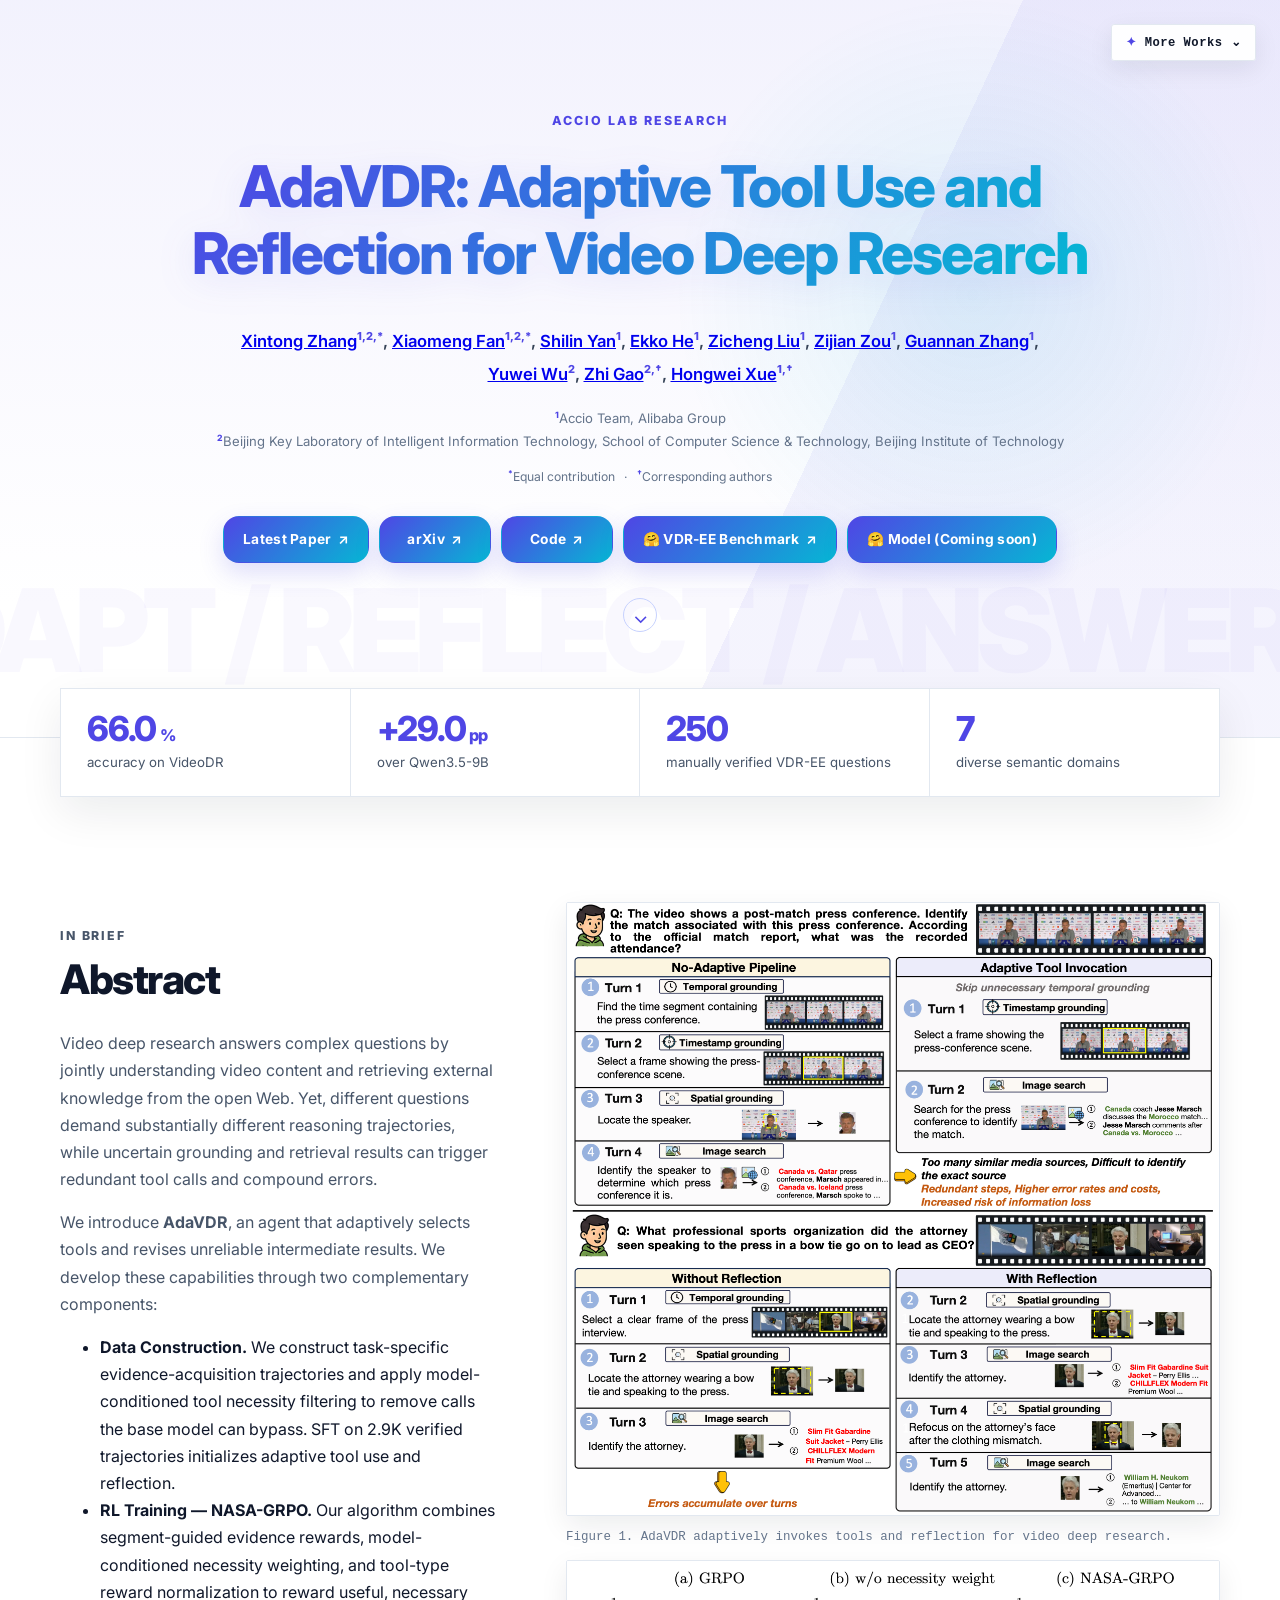
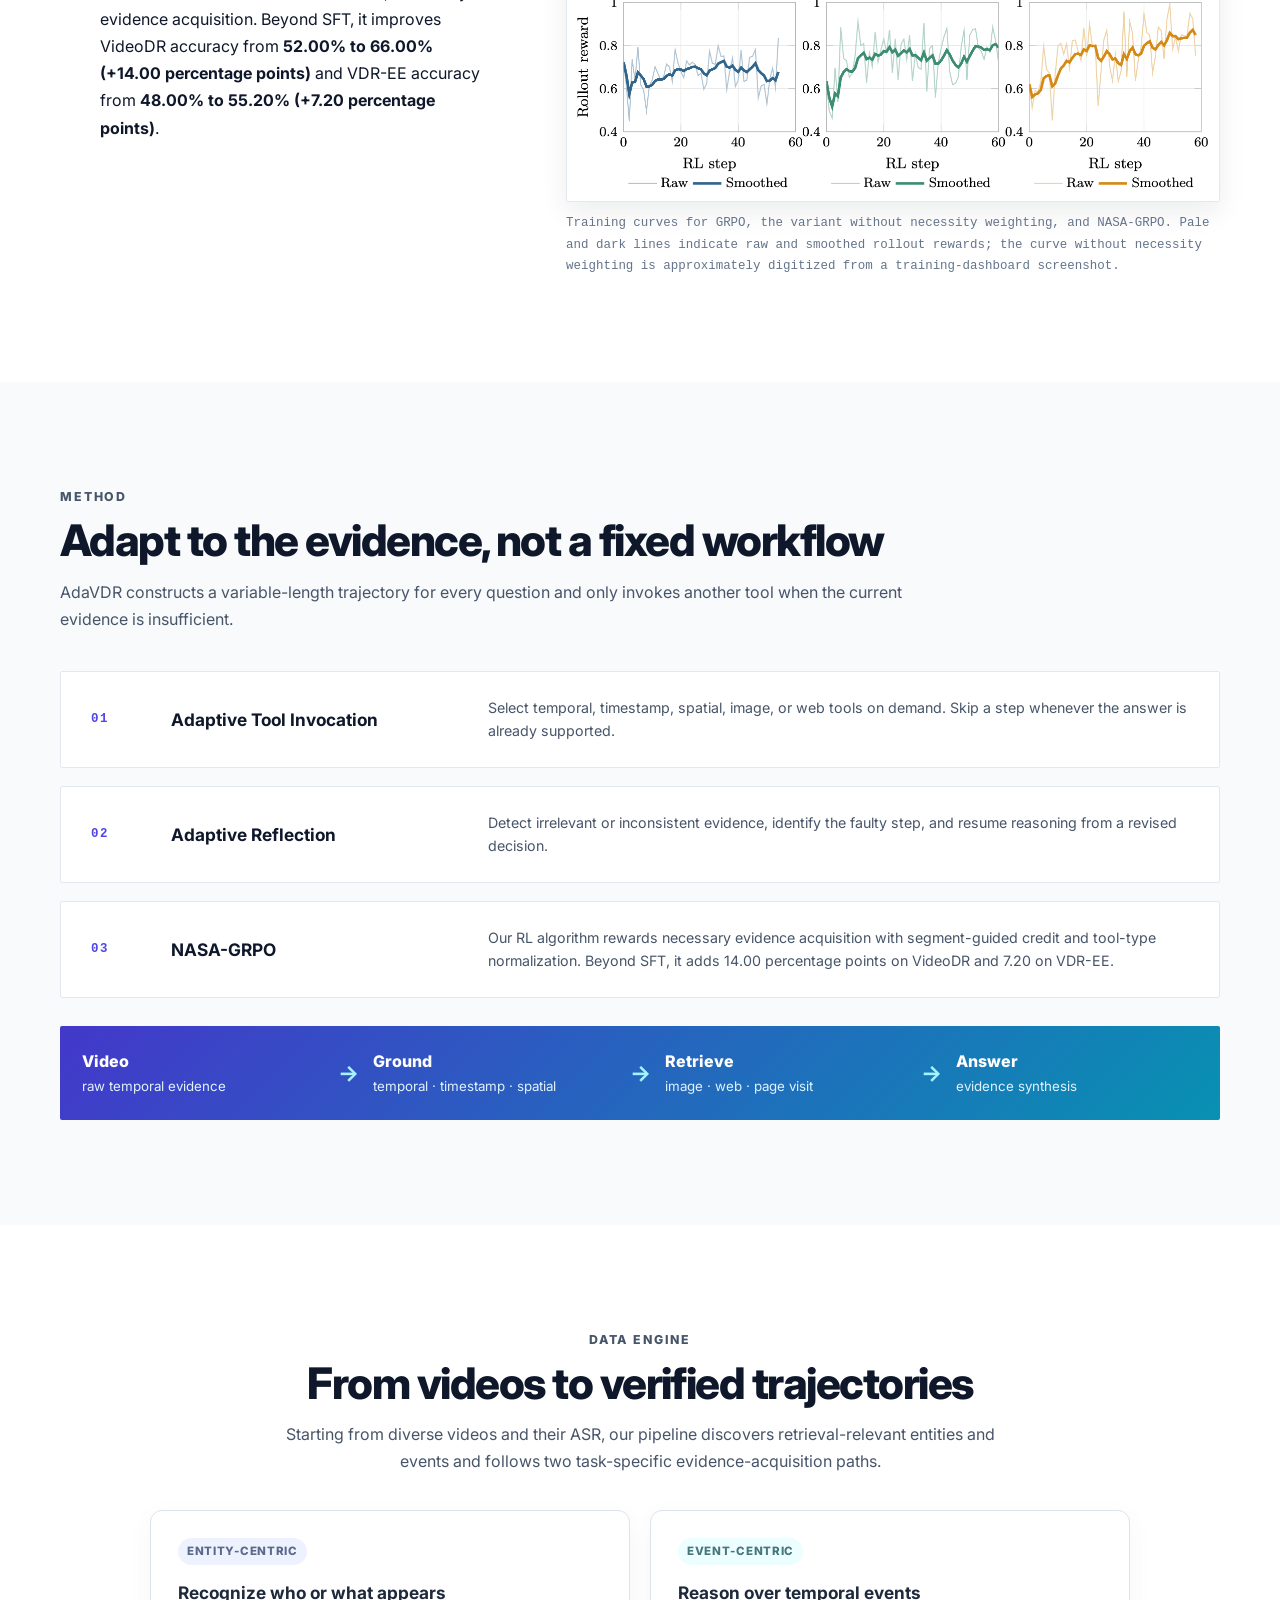
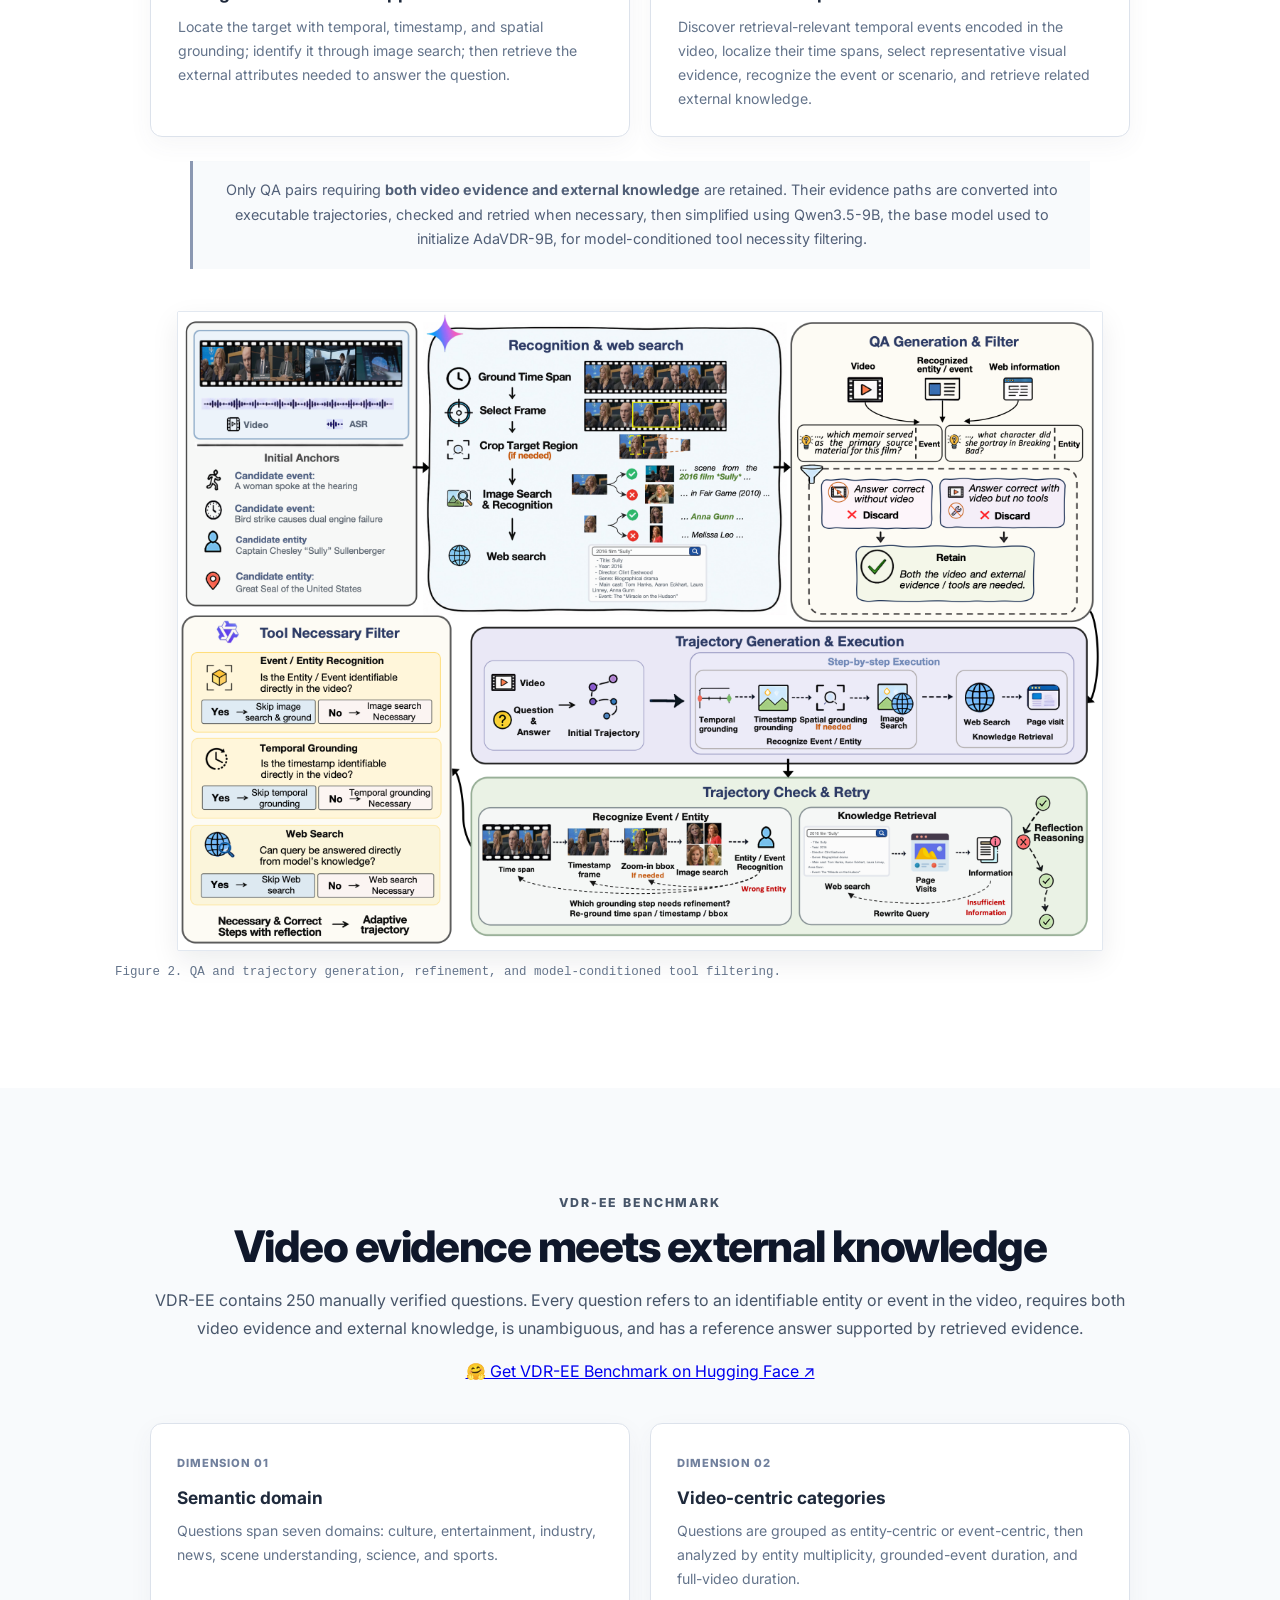
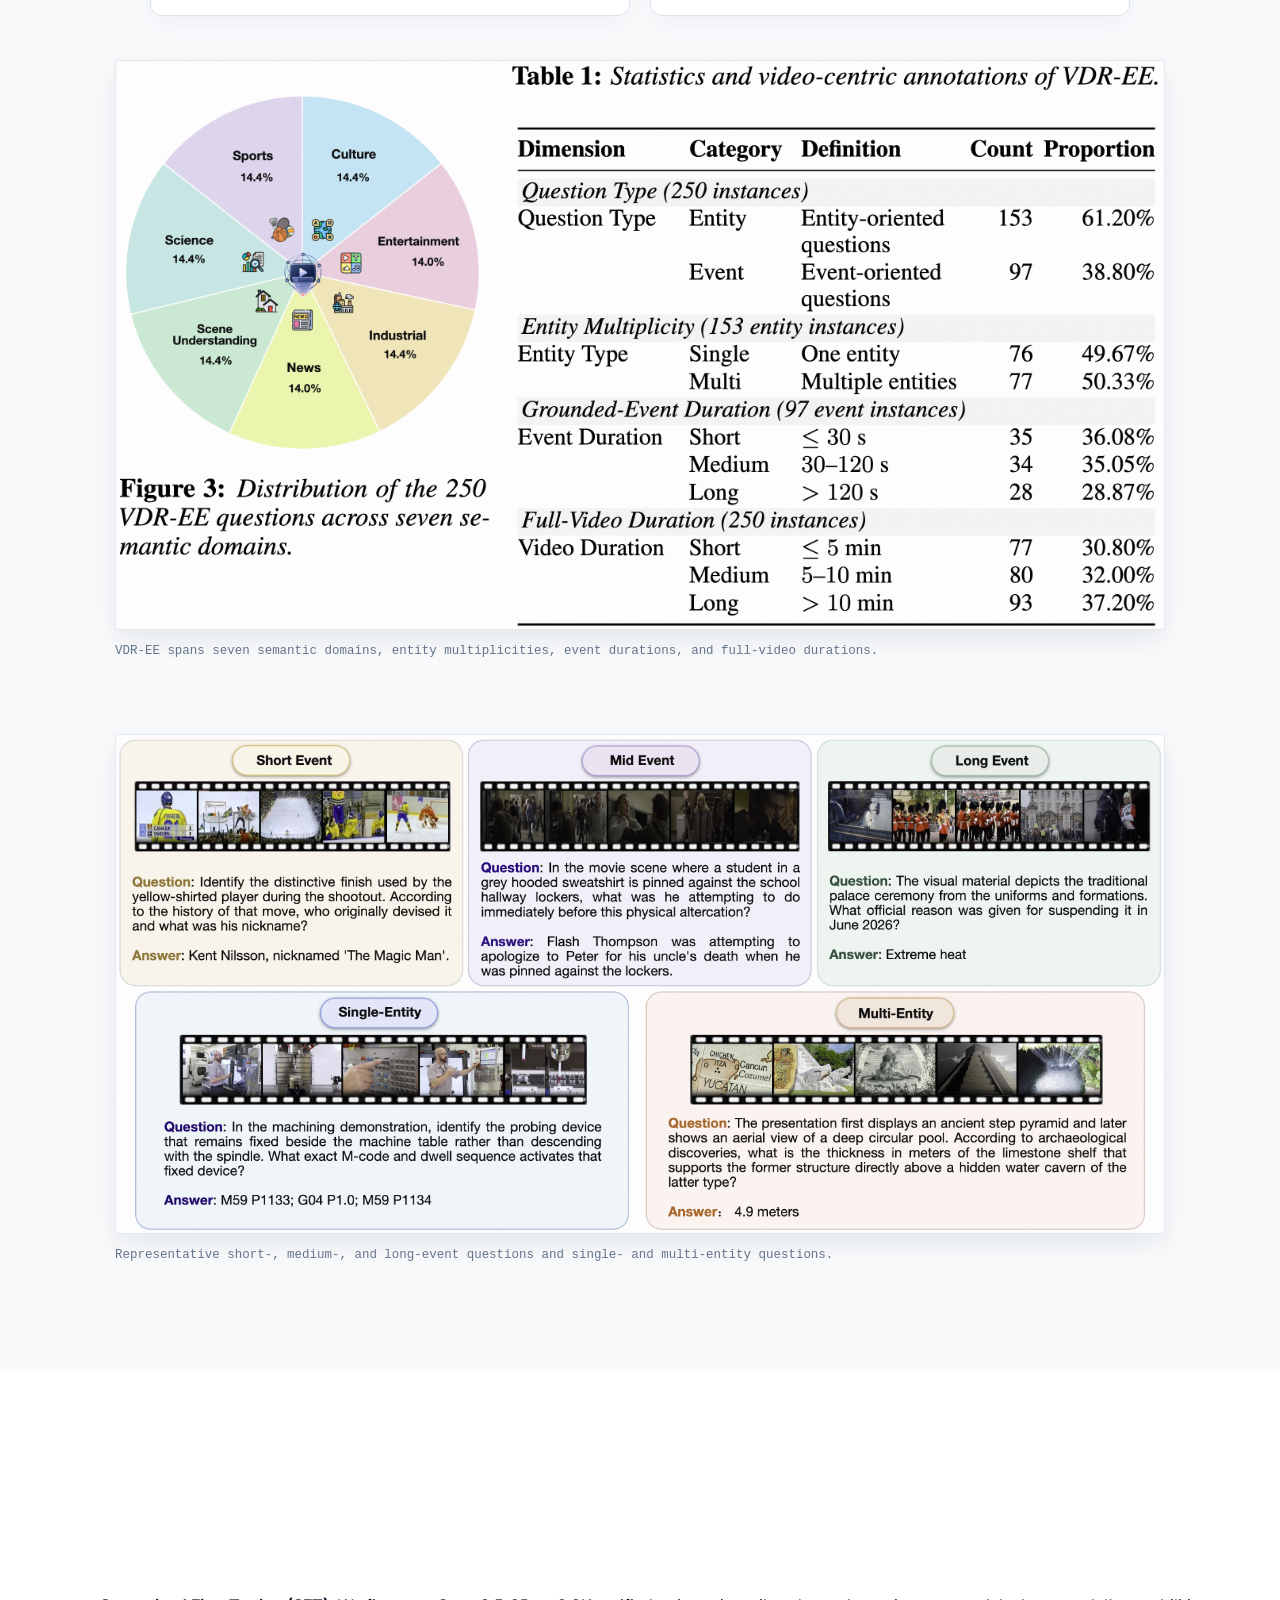
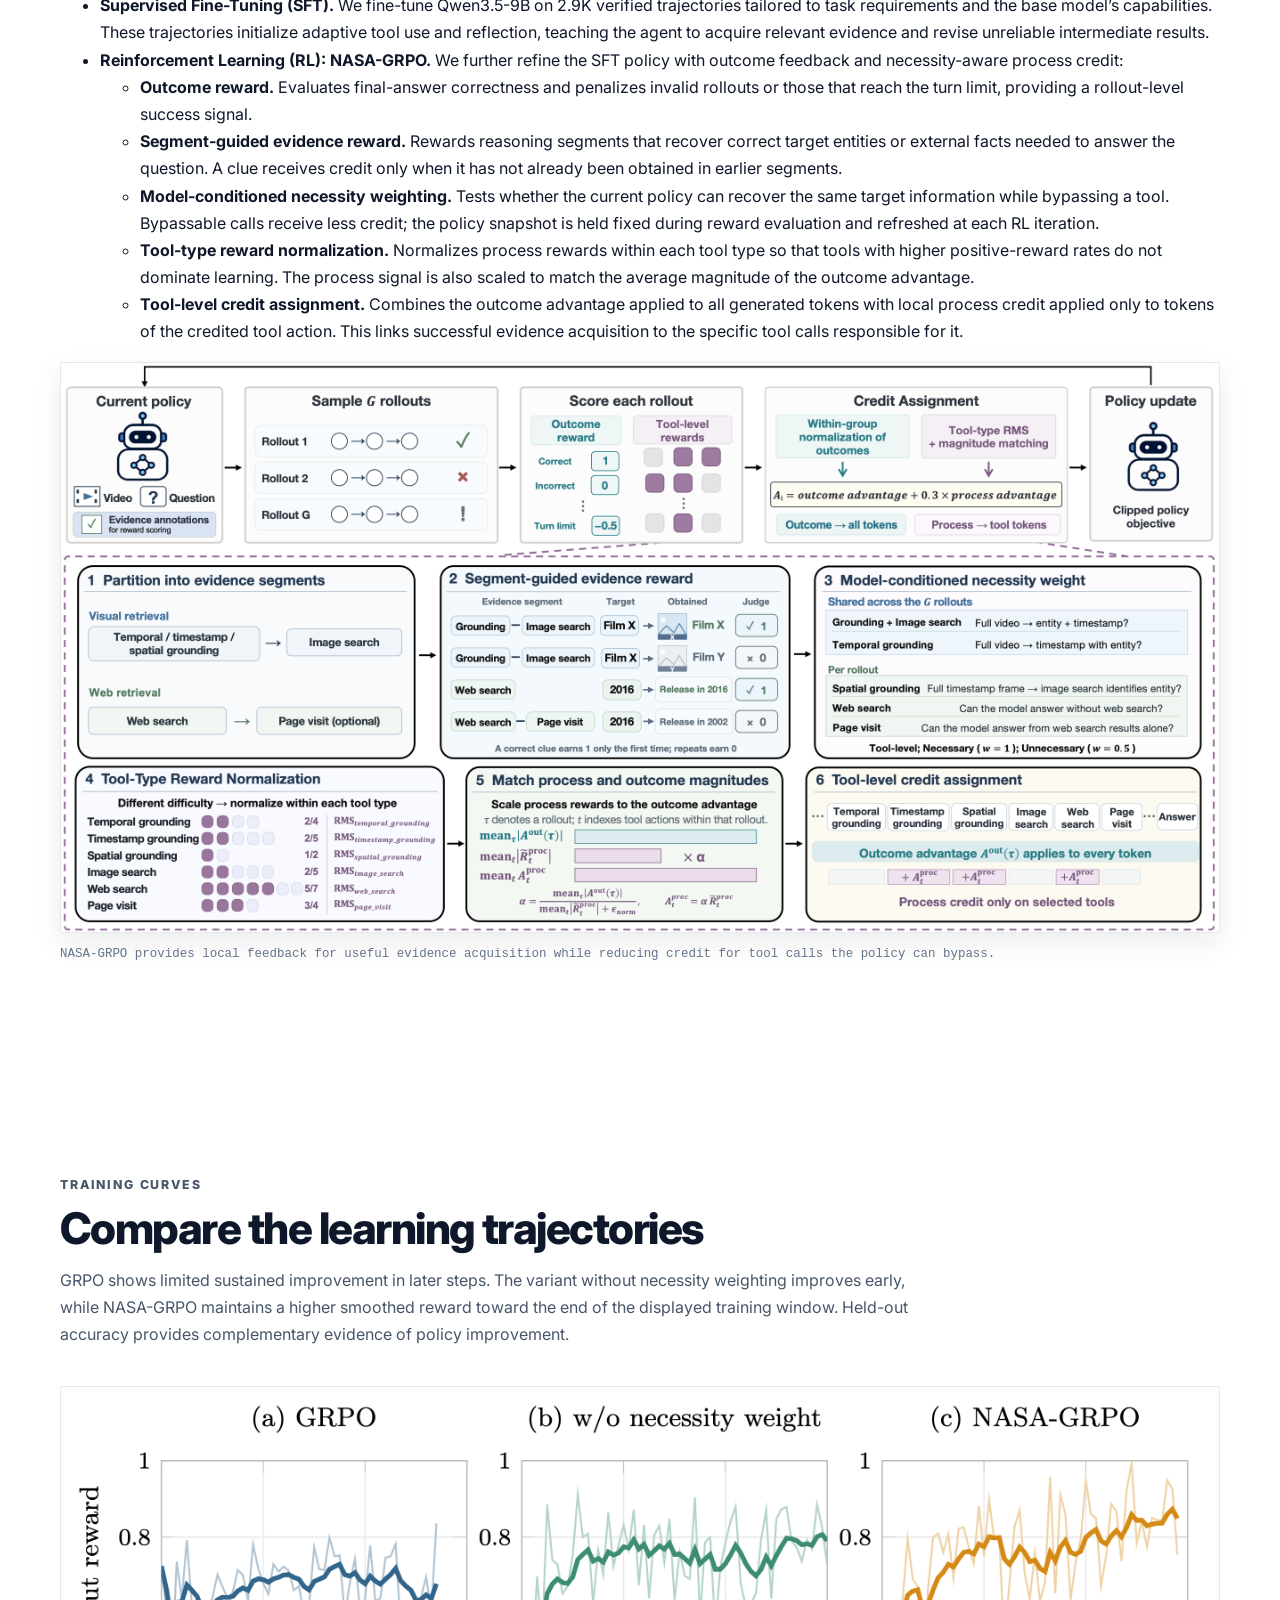
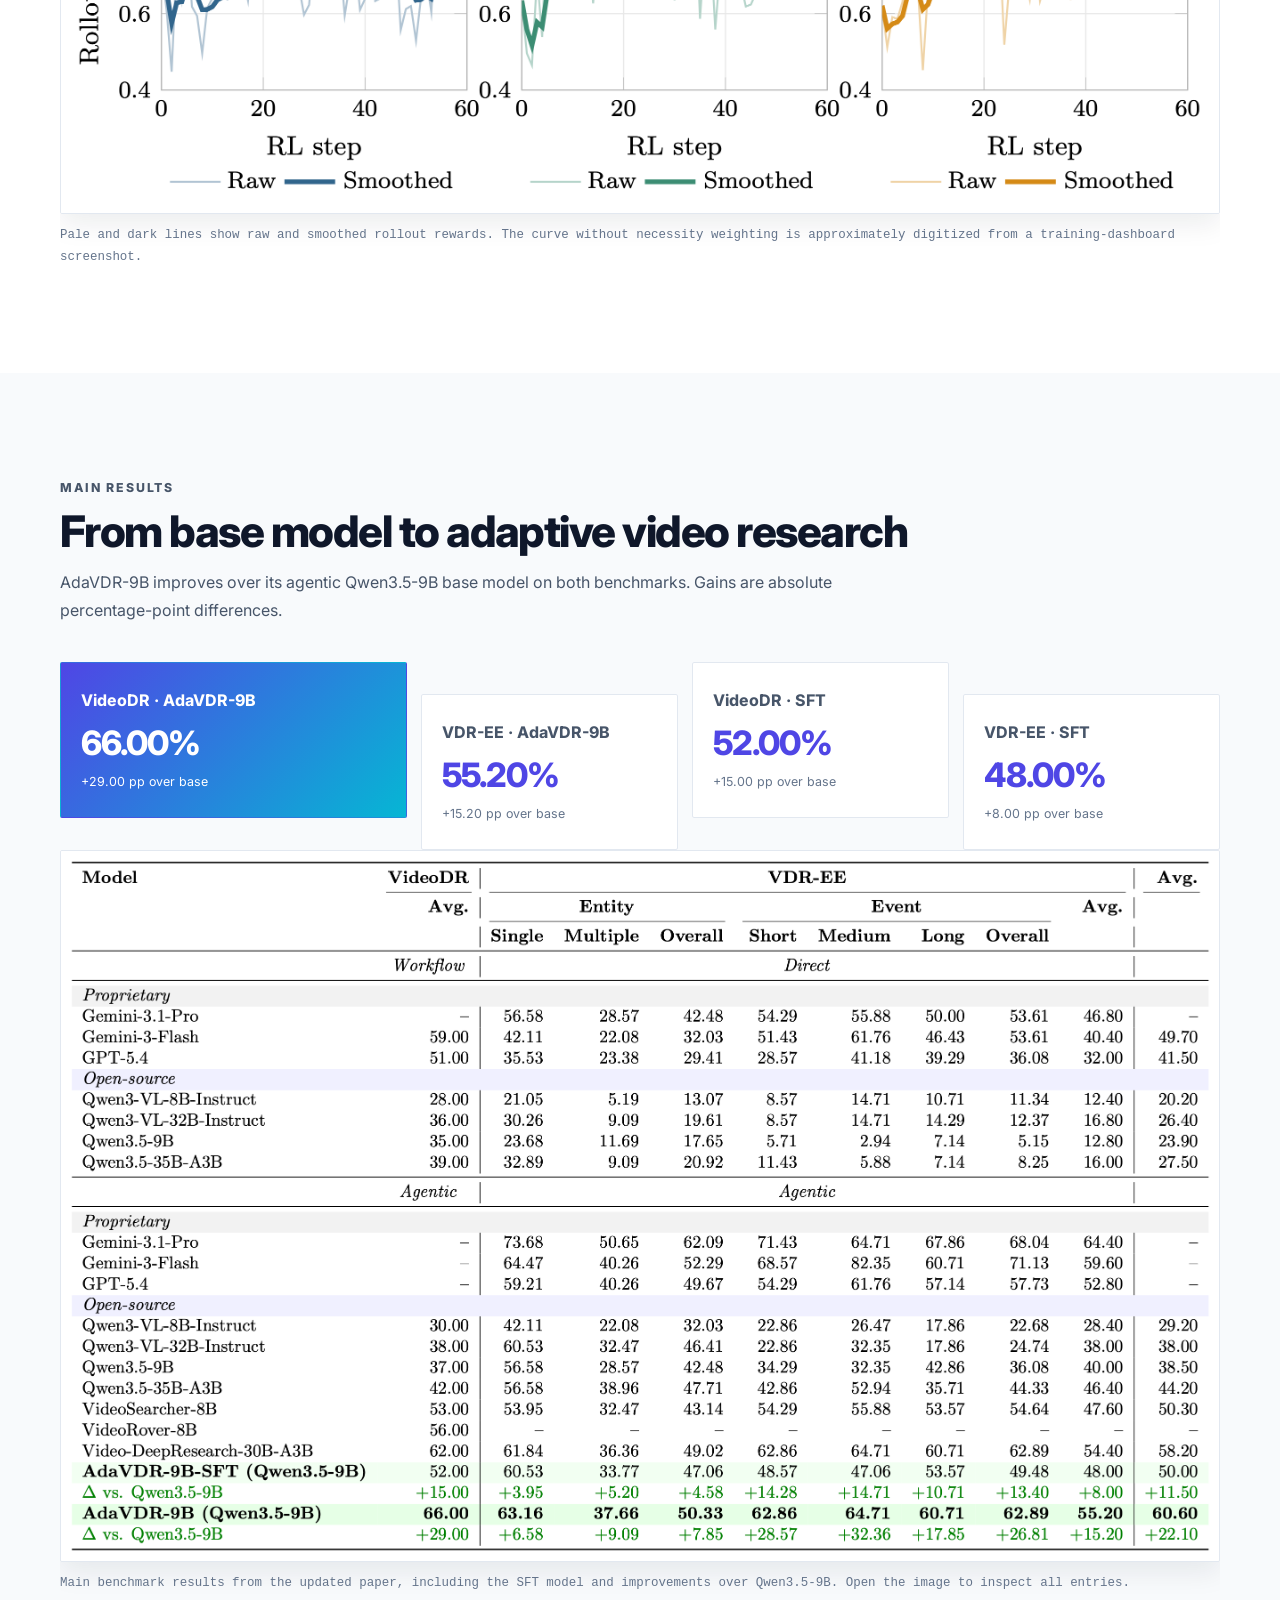
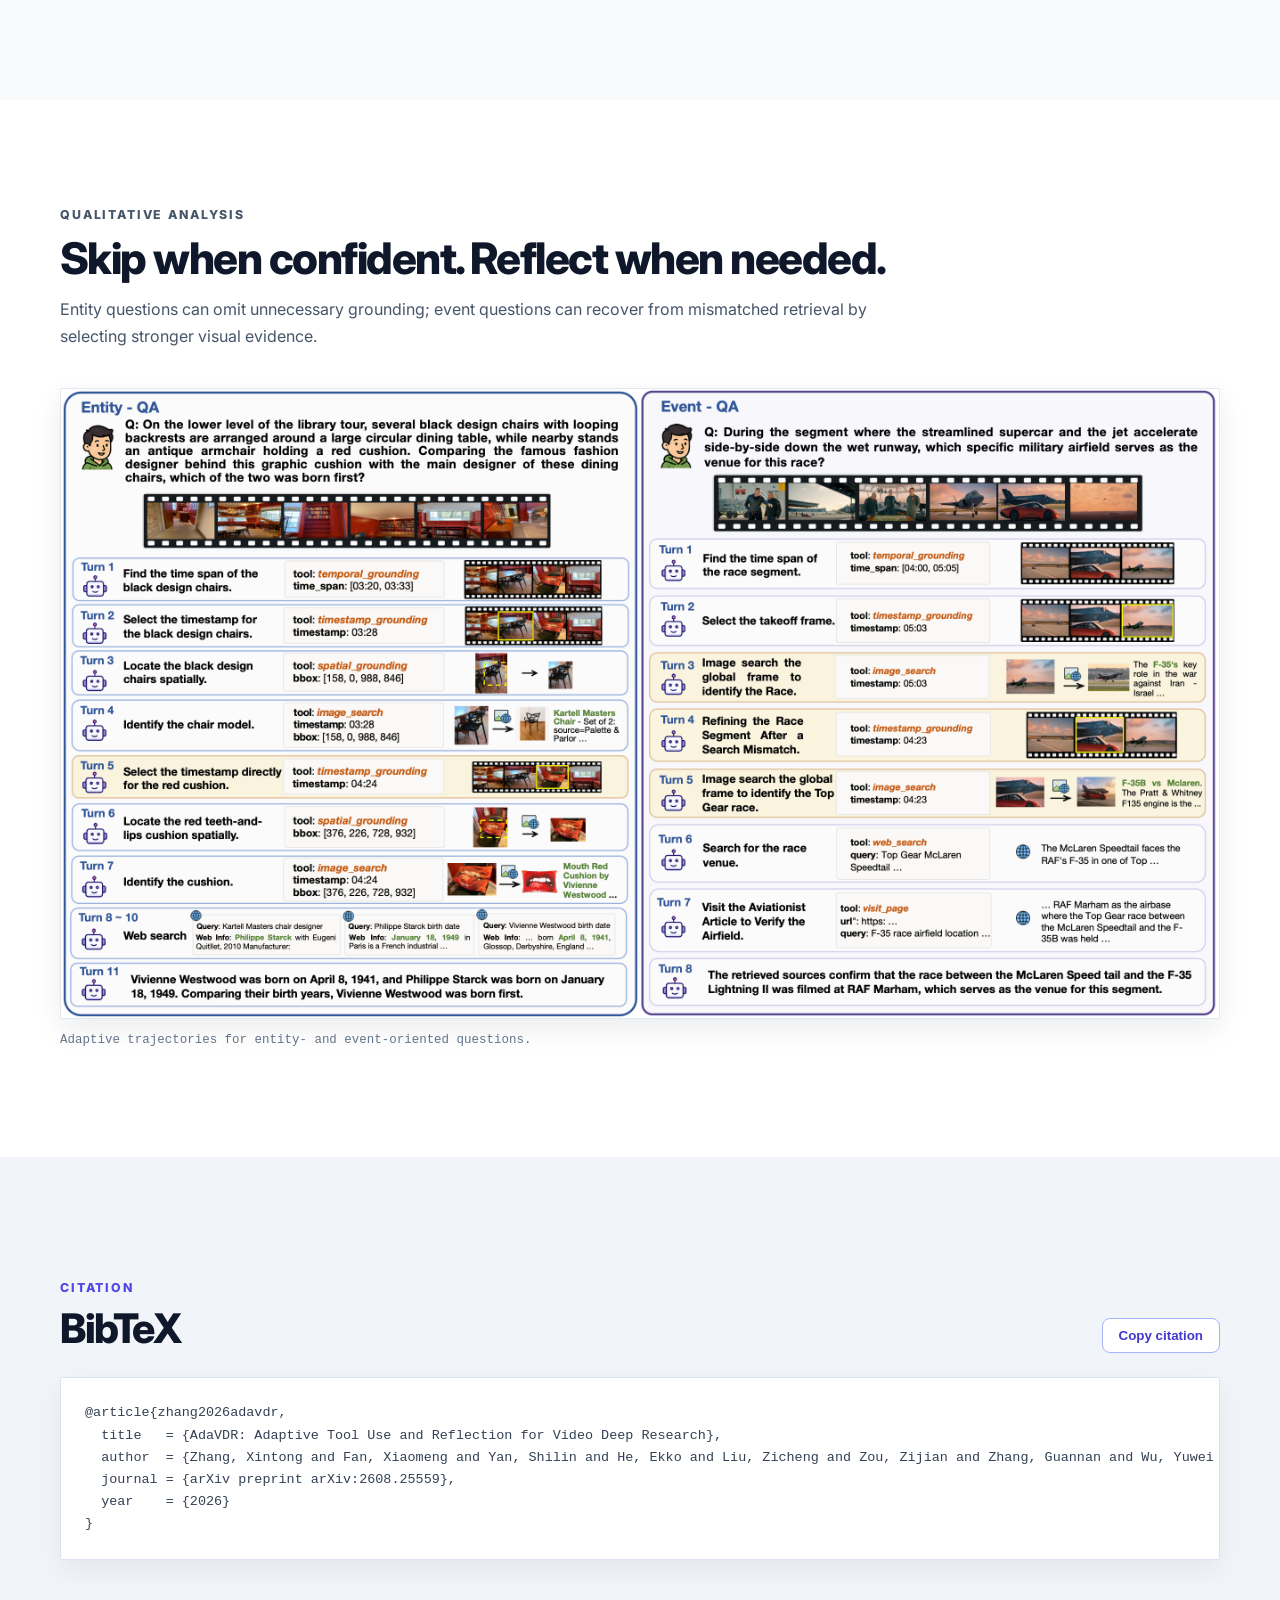
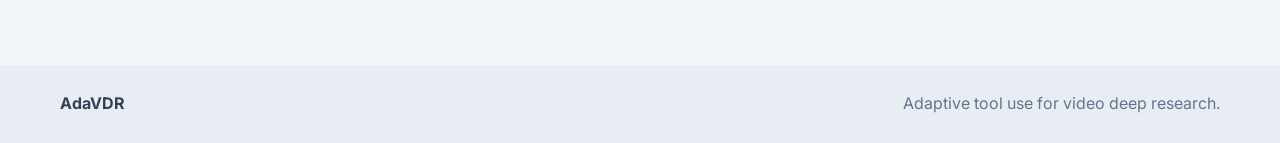
<file: AdaVDR/index.html>
<!doctype html>
<html lang="en">

<head>
  <meta charset="utf-8">
  <meta name="viewport" content="width=device-width, initial-scale=1">
  <meta name="description" content="AdaVDR: Adaptive Tool Use and Reflection for Video Deep Research">
  <title>AdaVDR — Adaptive Video Deep Research</title>
  <link rel="preconnect" href="https://fonts.googleapis.com">
  <link rel="preconnect" href="https://fonts.gstatic.com" crossorigin>
  <link href="https://fonts.googleapis.com/css2?family=Inter:wght@400;500;600;700;800&amp;display=swap"
    rel="stylesheet">
  <link rel="stylesheet" href="style.css">
</head>

<body>
  <aside class="more-works" aria-label="More works from Accio Lab">
    <button class="more-works__toggle" id="more-works-toggle" type="button" aria-expanded="false"
      aria-controls="more-works-panel">
      <span aria-hidden="true">✦</span> More Works <i aria-hidden="true">⌄</i>
    </button>
    <div class="more-works__panel" id="more-works-panel" hidden>
      <div class="more-works__head"><span>More Works from Accio Lab</span><button id="more-works-close" type="button"
          aria-label="Close more works">×</button></div>
      <nav class="more-works__list" aria-label="Related projects">
        <a href="https://accio-lab.github.io/SwimBird" target="_blank"
          rel="noopener"><span><b>SwimBird</b><small>Switchable reasoning in hybrid autoregressive
              MLLMs</small></span><i>↗</i></a>
        <a href="https://accio-lab.github.io/YOFO" target="_blank" rel="noopener"><span><b>YOFO</b><small>Efficient
              compositional judging</small></span><i>↗</i></a>
        <a href="https://accio-lab.github.io/MM-CondChain" target="_blank"
          rel="noopener"><span><b>MM-CondChain</b><small>Visually grounded deep compositional
              reasoning</small></span><i>↗</i></a>
        <a href="https://accio-lab.github.io/Metis" target="_blank"
          rel="noopener"><span><b>Metis</b><small>Meta-cognitive tool use in agentic multimodal
              models</small></span><i>↗</i></a>
      </nav>
    </div>
  </aside>

  <header class="hero">
    <div class="container hero__inner hero-paper">
      <p class="hero-paper__label">Accio Lab Research</p>
      <h1 class="hero-paper__title">AdaVDR: Adaptive Tool Use and Reflection for Video Deep Research</h1>

      <div class="hero-paper__authors">
        <span><a href="https://github.com/xtong-zhang" target="_blank">Xintong Zhang</a><sup>1,2,*</sup></span>,
        <span><a href="https://scholar.google.com/citations?user=3hzR8qQAAAAJ&amp;hl=zh-CN" target="_blank">Xiaomeng Fan</a><sup>1,2,*</sup></span>,
        <span><a href="https://scholar.google.com/citations?user=2VhjOykAAAAJ&amp;hl=zh-CN" target="_blank">Shilin Yan</a><sup>1</sup></span>,
        <span><a href="./">Ekko He</a><sup>1</sup></span>,
        <span><a href="https://scholar.google.com/citations?user=PbA_HO0AAAAJ&amp;hl=zh-CN" target="_blank">Zicheng Liu</a><sup>1</sup></span>,
        <span><a href="./">Zijian Zou</a><sup>1</sup></span>,
        <span><a href="./">Guannan Zhang</a><sup>1</sup></span>,<br>
        <span><a href="https://scholar.google.com/citations?user=MUF2MeAAAAAJ&amp;hl=en" target="_blank">Yuwei Wu</a><sup>2</sup></span>,
        <span><a href="https://zhigao2017.github.io/" target="_blank">Zhi Gao</a><sup>2,†</sup></span>,
        <span><a href="https://hellwayxue.github.io/" target="_blank">Hongwei Xue</a><sup>1,†</sup></span>
      </div>

      <div class="hero-paper__affiliations">
        <p><sup>1</sup>Accio Team, Alibaba Group</p>
        <p><sup>2</sup>Beijing Key Laboratory of Intelligent Information Technology, School of Computer Science &amp;
          Technology, Beijing Institute of Technology</p>
      </div>

      <p class="hero-paper__notes"><sup>*</sup>Equal contribution &nbsp; · &nbsp; <sup>†</sup>Corresponding authors</p>

      <nav class="actions" aria-label="Project resources">
        <a class="button" href="paper/AdaVDR.pdf" target="_blank" rel="noopener">Latest Paper <span>↗</span></a>
        <a class="button" href="https://arxiv.org/pdf/2608.25559" target="_blank" rel="noopener">arXiv
          <span>↗</span></a>
        <a class="button" href="https://github.com/Accio-Lab/AdaVDR" target="_blank" rel="noopener">Code
          <span>↗</span></a>
        <a class="button" href="https://huggingface.co/datasets/Accio-Lab/VDR-EE-Benchmark" target="_blank" rel="noopener">🤗 VDR-EE Benchmark <span>↗</span></a>
        <a class="button" href="./">🤗 Model (Coming soon)</a>
      </nav>

      <a class="hero-paper__scroll" href="#abstract" aria-label="Scroll to abstract">⌄</a>
    </div>
  </header>

  <section class="strip" aria-label="Paper highlights">
    <div class="container metrics">
      <div><strong>66.0<span>%</span></strong>
        <p>accuracy on VideoDR</p>
      </div>
      <div><strong>+29.0<span>pp</span></strong>
        <p>over Qwen3.5-9B</p>
      </div>
      <div><strong>250</strong>
        <p>manually verified VDR-EE questions</p>
      </div>
      <div><strong>7</strong>
        <p>diverse semantic domains</p>
      </div>
    </div>
  </section>

  <main>
    <section class="section" id="abstract">
      <div class="container prose">
        <div class="abstract-copy">
          <p class="kicker">In brief</p>
          <h2>Abstract</h2>
          <p>Video deep research answers complex questions by jointly understanding video content and retrieving
            external knowledge from the open Web. Yet, different questions demand substantially different reasoning
            trajectories, while uncertain grounding and retrieval results can trigger redundant tool calls and compound
            errors.</p>
          <p>We introduce <strong>AdaVDR</strong>, an agent that adaptively selects tools and revises unreliable intermediate results. We develop these capabilities through two complementary components:</p>
          <ul>
            <li><strong>Data Construction.</strong> We construct task-specific evidence-acquisition trajectories and apply model-conditioned tool necessity filtering to remove calls the base model can bypass. SFT on 2.9K verified trajectories initializes adaptive tool use and reflection.</li>
            <li><strong>RL Training — NASA-GRPO.</strong> Our algorithm combines segment-guided evidence rewards, model-conditioned necessity weighting, and tool-type reward normalization to reward useful, necessary evidence acquisition. Beyond SFT, it improves VideoDR accuracy from <strong>52.00% to 66.00% (+14.00 percentage points)</strong> and VDR-EE accuracy from <strong>48.00% to 55.20% (+7.20 percentage points)</strong>.</li>
          </ul>
        </div>
        <div class="abstract-figures">
        <figure class="paper-figure paper-figure--hero">
          <img src="assets/overview.png" alt="AdaVDR overview showing adaptive tool invocation and reflection">
          <figcaption>Figure 1. AdaVDR adaptively invokes tools and reflection for video deep research.</figcaption>
        </figure>
        <figure class="paper-figure paper-figure--wide figure-gap">
          <img src="assets/training_curves.png" alt="Training curves comparing GRPO, the variant without necessity weighting, and NASA-GRPO">
          <figcaption>Training curves for GRPO, the variant without necessity weighting, and NASA-GRPO. Pale and dark lines indicate raw and smoothed rollout rewards; the curve without necessity weighting is approximately digitized from a training-dashboard screenshot.</figcaption>
        </figure>
        </div>
      </div>
    </section>

    <section class="section section--alt" id="method">
      <div class="container">
        <div class="section-intro">
          <p class="kicker">Method</p>
          <h2>Adapt to the evidence, not a fixed workflow</h2>
          <p>AdaVDR constructs a variable-length trajectory for every question and only invokes another tool when the
            current evidence is insufficient.</p>
        </div>
        <div class="cards cards--three">
          <article class="card"><span class="card__number">01</span>
            <h3>Adaptive Tool Invocation</h3>
            <p>Select temporal, timestamp, spatial, image, or web tools on demand. Skip a step whenever the answer is
              already supported.</p>
          </article>
          <article class="card"><span class="card__number">02</span>
            <h3>Adaptive Reflection</h3>
            <p>Detect irrelevant or inconsistent evidence, identify the faulty step, and resume reasoning from a revised
              decision.</p>
          </article>
          <article class="card"><span class="card__number">03</span>
            <h3>NASA-GRPO</h3>
            <p>Our RL algorithm rewards necessary evidence acquisition with segment-guided credit and tool-type normalization. Beyond SFT, it adds 14.00 percentage points on VideoDR and 7.20 on VDR-EE.</p>
          </article>
        </div>
        <div class="tool-flow" aria-label="AdaVDR tool flow">
          <div><span>Video</span><small>raw temporal evidence</small></div><b>→</b>
          <div><span>Ground</span><small>temporal · timestamp · spatial</small></div><b>→</b>
          <div><span>Retrieve</span><small>image · web · page visit</small></div><b>→</b>
          <div><span>Answer</span><small>evidence synthesis</small></div>
        </div>
      </div>
    </section>

    <section class="section" id="data">
      <div class="container">
        <div class="section-intro data-intro">
          <p class="kicker">Data Engine</p>
          <h2>From videos to verified trajectories</h2>
          <p>Starting from diverse videos and their ASR, our pipeline discovers retrieval-relevant entities and events
            and follows two task-specific evidence-acquisition paths.</p>
        </div>
        <div class="data-tracks">
          <article><span>Entity-centric</span>
            <h3>Recognize who or what appears</h3>
            <p>Locate the target with temporal, timestamp, and spatial grounding; identify it through image search; then
              retrieve the external attributes needed to answer the question.</p>
          </article>
          <article><span>Event-centric</span>
            <h3>Reason over temporal events</h3>
            <p>Discover retrieval-relevant temporal events encoded in the video, localize their time spans, select
              representative visual evidence, recognize the event or scenario, and retrieve related external knowledge.
            </p>
          </article>
        </div>
        <p class="data-pipeline-note">Only QA pairs requiring <strong>both video evidence and external
            knowledge</strong> are retained. Their evidence paths are converted into executable trajectories, checked
          and retried when necessary, then simplified using Qwen3.5-9B, the base model used to initialize AdaVDR-9B, for model-conditioned tool necessity filtering.</p>
        <figure class="paper-figure"><img src="assets/data_collection.png" alt="AdaVDR data construction pipeline">
          <figcaption>Figure 2. QA and trajectory generation, refinement, and model-conditioned tool filtering.
          </figcaption>
        </figure>
      </div>
    </section>

    <section class="section section--alt" id="benchmark">
      <div class="container">
        <div class="section-intro">
          <p class="kicker">VDR-EE Benchmark</p>
          <h2>Video evidence meets external knowledge</h2>
          <p>VDR-EE contains 250 manually verified questions. Every question refers to an identifiable entity or event
            in the video, requires both video evidence and external knowledge, is unambiguous, and has a reference
            answer supported by retrieved evidence.</p>
          <p><a href="https://huggingface.co/datasets/Accio-Lab/VDR-EE-Benchmark" target="_blank" rel="noopener">🤗 Get VDR-EE Benchmark on Hugging Face ↗</a></p>
        </div>
        <div class="benchmark-dimensions">
          <article><span>Dimension 01</span>
            <h3>Semantic domain</h3>
            <p>Questions span seven domains: culture, entertainment, industry, news, scene understanding, science, and
              sports.</p>
          </article>
          <article><span>Dimension 02</span>
            <h3>Video-centric categories</h3>
            <p>Questions are grouped as entity-centric or event-centric, then analyzed by entity multiplicity,
              grounded-event duration, and full-video duration.</p>
          </article>
        </div>
        <figure class="paper-figure paper-figure--wide"><img src="assets/VDR_EE_domainsstats.png"
            alt="VDR-EE distribution and benchmark statistics">
          <figcaption>VDR-EE spans seven semantic domains, entity multiplicities, event durations, and full-video
            durations.</figcaption>
        </figure>
        <figure class="paper-figure paper-figure--wide figure-gap"><img src="assets/VDR_EE_cases.png"
            alt="VDR-EE question examples">
          <figcaption>Representative short-, medium-, and long-event questions and single- and multi-entity questions.
          </figcaption>
        </figure>
      </div>
    </section>

    <section class="section" id="training">
      <div class="container">
        <div class="section-intro"><p class="kicker">Training</p><h2>Learn to acquire the evidence that matters</h2>
        </div>
        <ul class="training-stages">
          <li><strong>Supervised Fine-Tuning (SFT).</strong> We fine-tune Qwen3.5-9B on 2.9K verified trajectories tailored to task requirements and the base model’s capabilities. These trajectories initialize adaptive tool use and reflection, teaching the agent to acquire relevant evidence and revise unreliable intermediate results.</li>
          <li><strong>Reinforcement Learning (RL): NASA-GRPO.</strong> We further refine the SFT policy with outcome feedback and necessity-aware process credit:
            <ul>
              <li><strong>Outcome reward.</strong> Evaluates final-answer correctness and penalizes invalid rollouts or those that reach the turn limit, providing a rollout-level success signal.</li>
              <li><strong>Segment-guided evidence reward.</strong> Rewards reasoning segments that recover correct target entities or external facts needed to answer the question. A clue receives credit only when it has not already been obtained in earlier segments.</li>
              <li><strong>Model-conditioned necessity weighting.</strong> Tests whether the current policy can recover the same target information while bypassing a tool. Bypassable calls receive less credit; the policy snapshot is held fixed during reward evaluation and refreshed at each RL iteration.</li>
              <li><strong>Tool-type reward normalization.</strong> Normalizes process rewards within each tool type so that tools with higher positive-reward rates do not dominate learning. The process signal is also scaled to match the average magnitude of the outcome advantage.</li>
              <li><strong>Tool-level credit assignment.</strong> Combines the outcome advantage applied to all generated tokens with local process credit applied only to tokens of the credited tool action. This links successful evidence acquisition to the specific tool calls responsible for it.</li>
            </ul>
          </li>
        </ul>
        <figure class="paper-figure paper-figure--wide"><img src="assets/nasa_grpo.png" alt="NASA-GRPO training: evidence segments, necessity weighting, tool-type normalization, and token-level credit assignment"><figcaption>NASA-GRPO provides local feedback for useful evidence acquisition while reducing credit for tool calls the policy can bypass.</figcaption></figure>
      </div>
    </section>
    <section class="section" id="training-curves">
      <div class="container">
        <div class="section-intro"><p class="kicker">Training Curves</p><h2>Compare the learning trajectories</h2><p>GRPO shows limited sustained improvement in later steps. The variant without necessity weighting improves early, while NASA-GRPO maintains a higher smoothed reward toward the end of the displayed training window. Held-out accuracy provides complementary evidence of policy improvement.</p></div>
        <figure class="paper-figure paper-figure--wide scroll-figure"><img src="assets/training_curves.png" alt="Three training curves: GRPO, without necessity weight, and NASA-GRPO"><figcaption>Pale and dark lines show raw and smoothed rollout rewards. The curve without necessity weighting is approximately digitized from a training-dashboard screenshot.</figcaption></figure>
      </div>
    </section>

    <section class="section section--alt" id="results">
      <div class="container">
        <div class="section-intro"><p class="kicker">Main Results</p><h2>From base model to adaptive video research</h2><p>AdaVDR-9B improves over its agentic Qwen3.5-9B base model on both benchmarks. Gains are absolute percentage-point differences.</p></div>
        <div class="result-grid">
          <article class="result-card result-card--primary"><p>VideoDR · AdaVDR-9B</p><strong>66.00%</strong><span>+29.00 pp over base</span></article>
          <article class="result-card"><p>VDR-EE · AdaVDR-9B</p><strong>55.20%</strong><span>+15.20 pp over base</span></article>
          <article class="result-card"><p>VideoDR · SFT</p><strong>52.00%</strong><span>+15.00 pp over base</span></article>
          <article class="result-card"><p>VDR-EE · SFT</p><strong>48.00%</strong><span>+8.00 pp over base</span></article>
        </div>
        <figure class="paper-figure paper-figure--wide scroll-figure"><a href="assets/main_results.png" target="_blank" rel="noopener"><img src="assets/main_results.png" alt="Main results: AdaVDR-9B reaches 66.00 percent on VideoDR and 55.20 percent on VDR-EE; SFT reaches 52.00 and 48.00 percent"></a><figcaption>Main benchmark results from the updated paper, including the SFT model and improvements over Qwen3.5-9B. Open the image to inspect all entries.</figcaption></figure>
      </div>
    </section>

    <section class="section" id="cases">
      <div class="container">
        <div class="section-intro">
          <p class="kicker">Qualitative Analysis</p>
          <h2>Skip when confident. Reflect when needed.</h2>
          <p>Entity questions can omit unnecessary grounding; event questions can recover from mismatched retrieval by
            selecting stronger visual evidence.</p>
        </div>
        <figure class="paper-figure paper-figure--wide"><img src="assets/cases.png"
            alt="AdaVDR qualitative reasoning cases">
          <figcaption>Adaptive trajectories for entity- and event-oriented questions.</figcaption>
        </figure>
      </div>
    </section>

    <section class="section section--dark" id="bibtex">
      <div class="container">
        <div class="bibtex-head">
          <div>
            <p class="kicker">Citation</p>
            <h2>BibTeX</h2>
          </div><button id="copy-bib" type="button">Copy citation</button>
        </div>
        <pre><code id="bibtex-code">@article{zhang2026adavdr,
  title   = {AdaVDR: Adaptive Tool Use and Reflection for Video Deep Research},
  author  = {Zhang, Xintong and Fan, Xiaomeng and Yan, Shilin and He, Ekko and Liu, Zicheng and Zou, Zijian and Zhang, Guannan and Wu, Yuwei and Gao, Zhi and Xue, Hongwei},
  journal = {arXiv preprint arXiv:2608.25559},
  year    = {2026}
}</code></pre>
      </div>
    </section>
  </main>
  <footer>
    <div class="container"><strong>AdaVDR</strong><span>Adaptive tool use for video deep research.</span></div>
  </footer>
  <script src="script.js"></script>
</body>

</html>
</file>
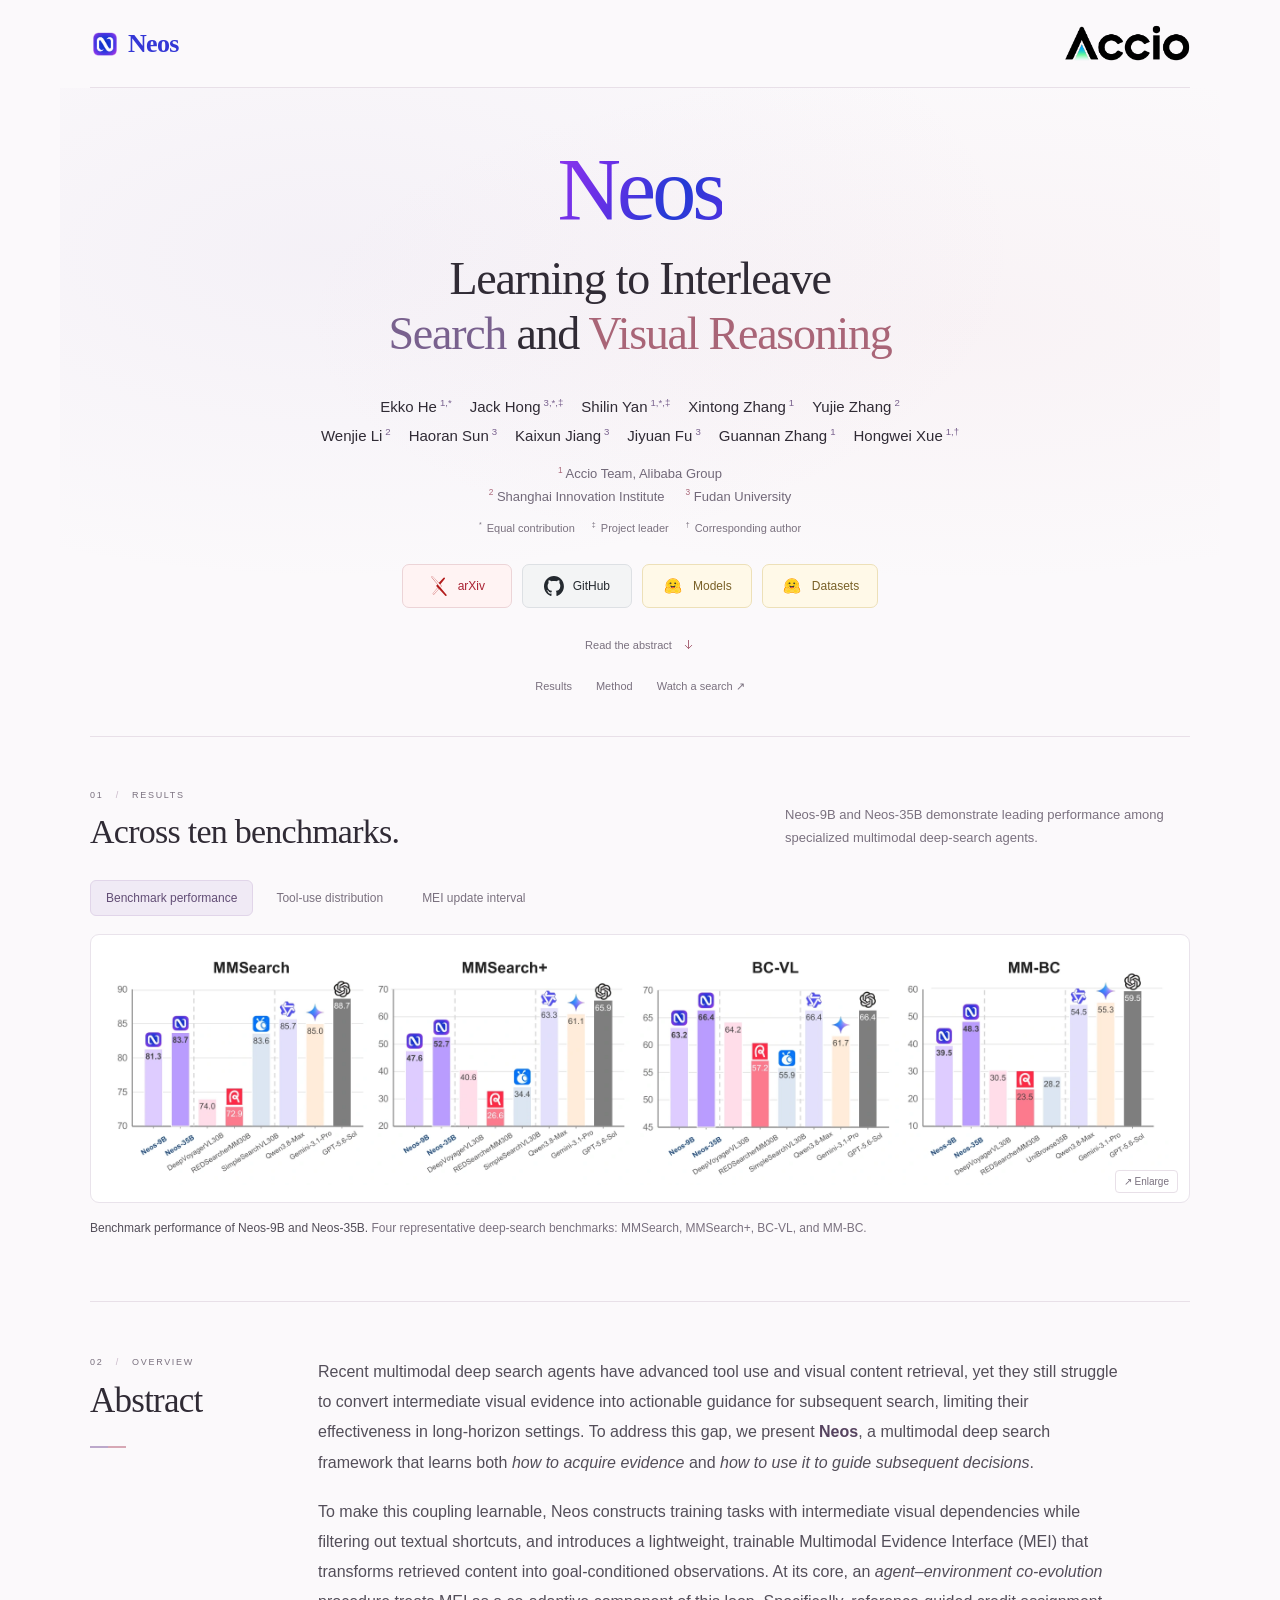
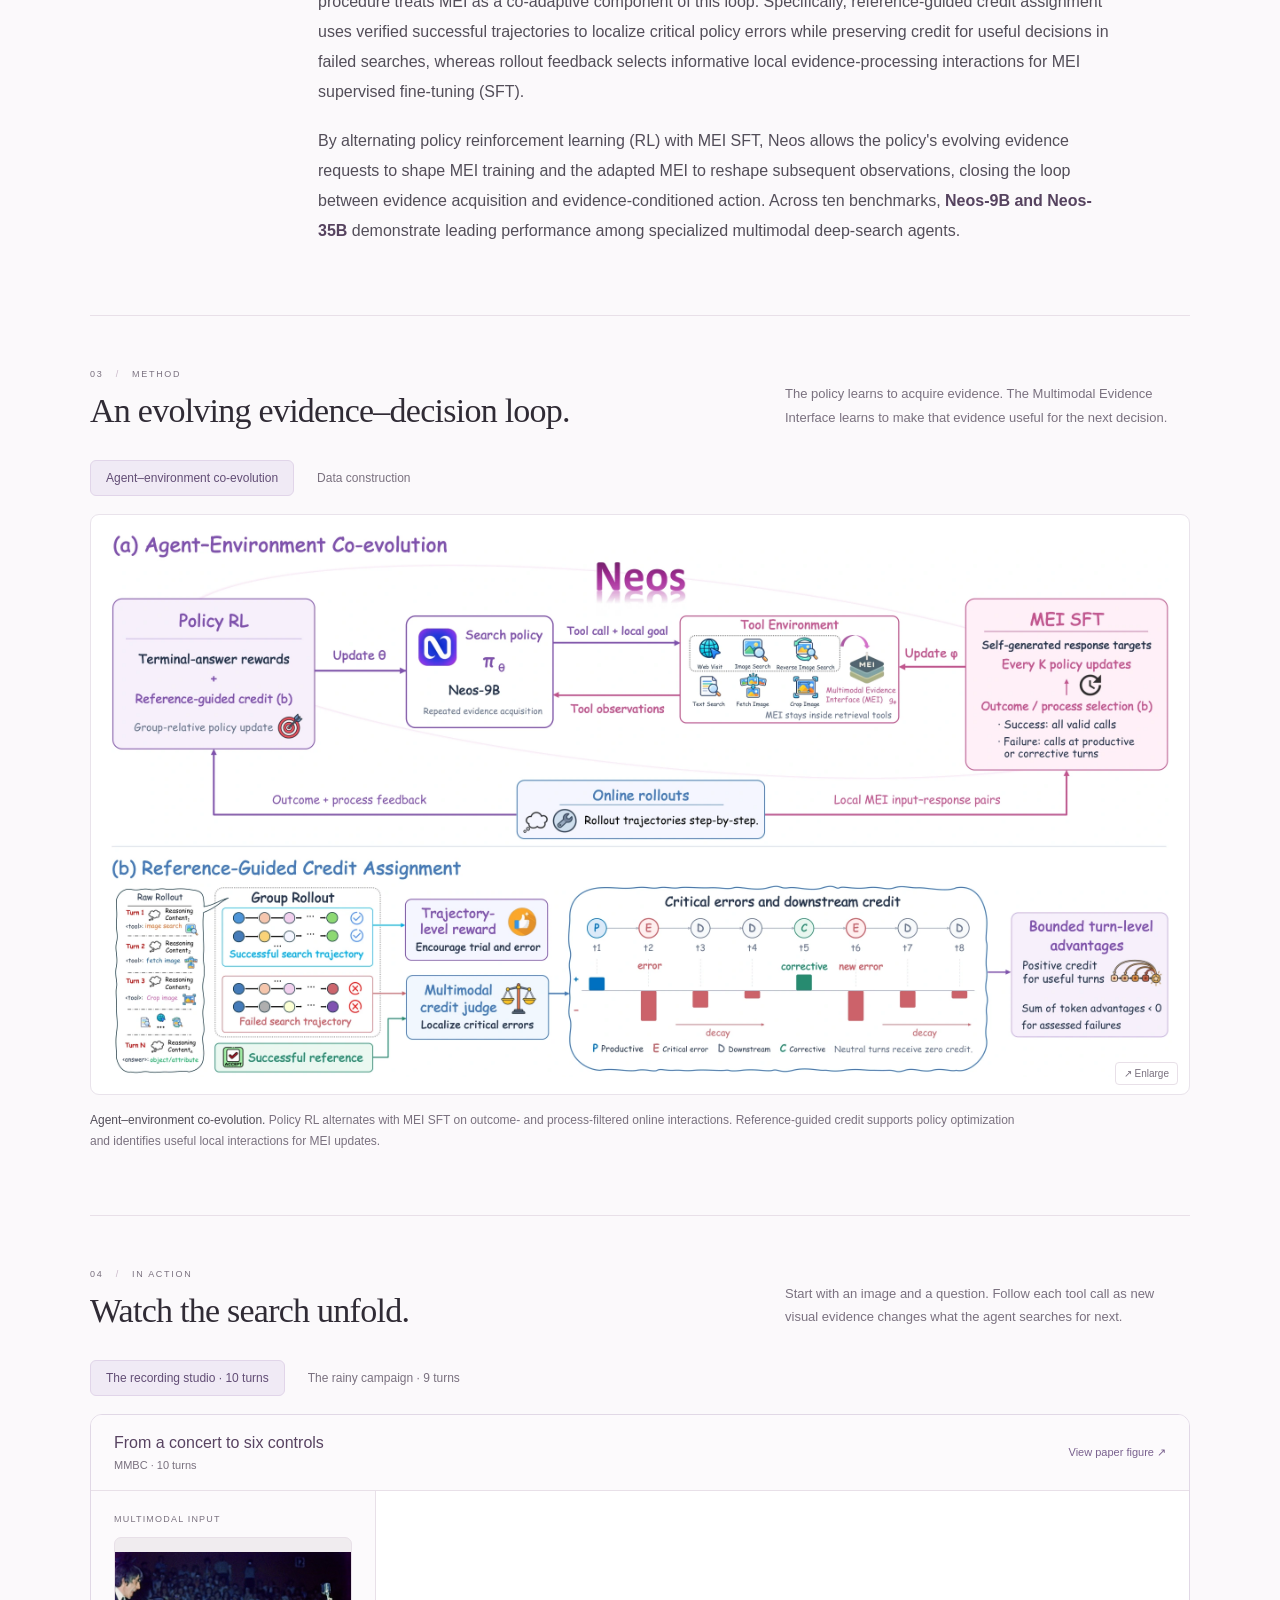
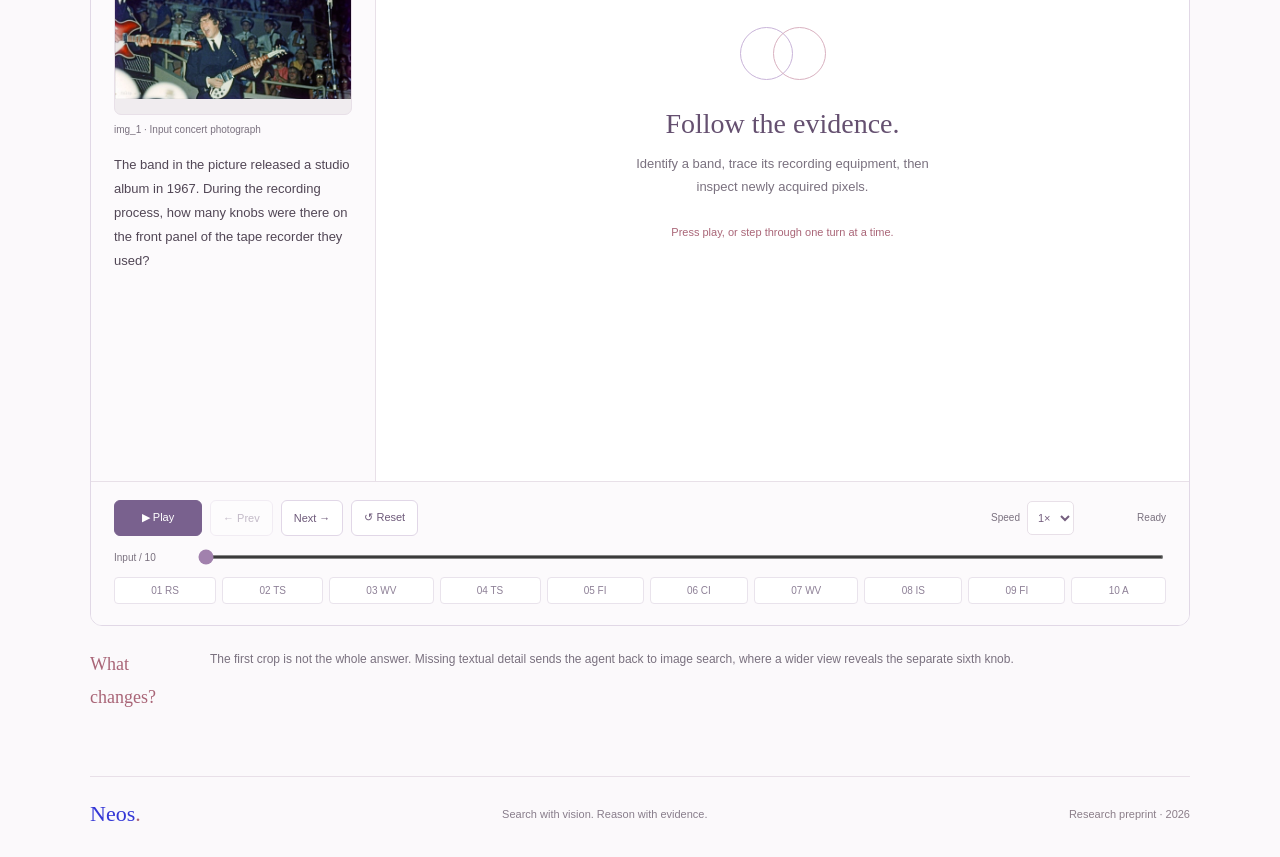
<file: Neos/index.html>
<!doctype html>
<html lang="en">
  <head>
    <meta charset="utf-8">
    <meta name="viewport" content="width=device-width, initial-scale=1">
    <meta name="color-scheme" content="light">
    <meta name="theme-color" content="#fbf9fb">
    <meta name="neos-preview-build" content="20261010-preload">
    <meta name="description" content="Neos is a multimodal deep search framework that learns to interleave search and visual reasoning through agent–environment co-evolution.">
    <meta property="og:type" content="website">
    <meta property="og:url" content="https://accio-lab.github.io/Neos/">
    <meta property="og:title" content="Neos: Learning to Interleave Search and Visual Reasoning">
    <meta property="og:description" content="Learning how to acquire visual evidence—and how to use it to guide subsequent decisions.">
    <title>Neos · Learning to Interleave Search and Visual Reasoning</title>
    <link rel="canonical" href="https://accio-lab.github.io/Neos/">
    <link rel="icon" type="image/png" href="assets/neos-logo.png">
    <link rel="stylesheet" href="styles.css?v=20261014-upgrade">
    <script src="cases.js?v=20261010-org-links" defer></script>
    <script src="preload.js?v=20261010" defer></script>
    <script src="site.js?v=20261010-org-links" defer></script>
  </head>
  <body>
    <a class="skip-link" href="#abstract">Skip to abstract</a>

    <header class="site-header page-width">
      <a class="brand" href="#top" aria-label="Neos, back to top">
        <img src="assets/neos-logo.png" alt="" width="30" height="30">
        <span>Neos</span>
      </a>
      <img class="accio-logo" src="assets/brand/accio.svg" alt="Accio" width="126" height="37">
    </header>

    <main id="top">
      <section class="hero page-width" aria-labelledby="paper-title">
        <h1 id="paper-title">
          <span class="project-name">Neos<span class="sr-only">: </span></span>
          <span class="paper-title">Learning to Interleave<br class="title-break">
            <span class="search-word">Search</span> and <span class="vision-word">Visual Reasoning</span></span>
        </h1>

        <div class="authors" aria-label="Authors">
          <div class="author-row">
            <span>Ekko He<sup>1,*</sup></span>
            <span>Jack Hong<sup>3,*,‡</sup></span>
            <span>Shilin Yan<sup>1,*,‡</sup></span>
            <span>Xintong Zhang<sup>1</sup></span>
            <span>Yujie Zhang<sup>2</sup></span>
          </div>
          <div class="author-row">
            <span>Wenjie Li<sup>2</sup></span>
            <span>Haoran Sun<sup>3</sup></span>
            <span>Kaixun Jiang<sup>3</sup></span>
            <span>Jiyuan Fu<sup>3</sup></span>
            <span>Guannan Zhang<sup>1</sup></span>
            <span>Hongwei Xue<sup>1,†</sup></span>
          </div>
        </div>

        <div class="affiliations" aria-label="Affiliations">
          <p><sup>1</sup> Accio Team, Alibaba Group</p>
          <p class="affiliation-row">
            <span><sup>2</sup> Shanghai Innovation Institute</span>
            <span><sup>3</sup> Fudan University</span>
          </p>
        </div>

        <p class="contributions">
          <span><sup>*</sup> Equal contribution</span>
          <span><sup>‡</sup> Project leader</span>
          <span><sup>†</sup> Corresponding author</span>
        </p>

        <div class="resources" role="group" aria-label="Project resources">
          <a class="resource-button resource-paper" href="https://arxiv.org/abs/2610.17043" target="_blank" rel="noopener noreferrer" aria-label="arXiv paper">
            <img class="resource-logo" src="assets/brand/arxiv.svg" alt="" width="20" height="20">
            arXiv
          </a>
          <a class="resource-button resource-github" href="https://github.com/Accio-Lab/Neos" target="_blank" rel="noopener noreferrer" aria-label="GitHub repository">
            <img class="resource-logo" src="assets/brand/github.svg" alt="" width="20" height="20">
            GitHub
          </a>
          <button class="resource-button resource-huggingface" type="button" disabled aria-label="Hugging Face models">
            <img class="resource-logo" src="assets/brand/huggingface.svg" alt="" width="22" height="22">
            Models
          </button>
          <button class="resource-button resource-huggingface" type="button" disabled aria-label="Hugging Face datasets">
            <img class="resource-logo" src="assets/brand/huggingface.svg" alt="" width="22" height="22">
            Datasets
          </button>
        </div>
        <a class="read-abstract" href="#abstract">
          Read the abstract
          <svg viewBox="0 0 16 16" fill="none" aria-hidden="true"><path d="M8 3v10m-4-4 4 4 4-4"/></svg>
        </a>
        <nav class="section-nav" aria-label="Page sections">
          <a href="#results">Results</a>
          <a href="#method">Method</a>
          <a href="#demo">Watch a search ↗</a>
        </nav>
      </section>

      <section class="research-section page-width" id="results" aria-labelledby="results-title" data-figure-group>
        <div class="section-intro">
          <div>
            <p class="eyebrow section-index">01 <span aria-hidden="true">/</span> Results</p>
            <h2 id="results-title">Across ten benchmarks.</h2>
          </div>
          <p class="section-description">Neos-9B and Neos-35B demonstrate leading performance among specialized multimodal deep-search agents.</p>
        </div>
        <div class="figure-tabs" role="group" aria-label="Results figure selection">
          <button type="button" class="tab-button" data-figure-target="figure-benchmarks" aria-pressed="true" aria-controls="figure-benchmarks">Benchmark performance</button>
          <button type="button" class="tab-button" data-figure-target="figure-tools" aria-pressed="false" aria-controls="figure-tools">Tool-use distribution</button>
          <button type="button" class="tab-button" data-figure-target="figure-mei-interval" aria-pressed="false" aria-controls="figure-mei-interval">MEI update interval</button>
        </div>
        <figure class="paper-figure" id="figure-benchmarks" data-figure-panel>
          <button class="figure-open" type="button" data-full-image="assets/figures/benchmarks.webp?v=20261009-paper-update" data-caption="Benchmark performance of Neos-9B and Neos-35B" aria-label="Enlarge the benchmark performance figure">
            <img src="assets/figures/benchmarks.webp?v=20261009-paper-update" width="2400" height="524" alt="Bar charts comparing Neos-9B and Neos-35B with baselines on MMSearch, MMSearch+, BC-VL, and MM-BC." loading="lazy" decoding="async">
            <span class="zoom-hint" aria-hidden="true">↗ Enlarge</span>
          </button>
          <figcaption><strong>Benchmark performance of Neos-9B and Neos-35B.</strong> Four representative deep-search benchmarks: MMSearch, MMSearch+, BC-VL, and MM-BC.</figcaption>
        </figure>
        <figure class="paper-figure" id="figure-tools" data-figure-panel hidden>
          <button class="figure-open" type="button" data-full-image="assets/figures/tool-use.webp?v=20261009-paper-update" data-caption="Tool-call distribution across ten benchmarks" aria-label="Enlarge the tool-use distribution figure">
            <img src="assets/figures/tool-use.webp?v=20261009-paper-update" width="2400" height="795" alt="Tool-call distributions across ten benchmarks, showing how search, page reading, image retrieval, and cropping are used." loading="lazy" decoding="async">
            <span class="zoom-hint" aria-hidden="true">↗ Enlarge</span>
          </button>
          <figcaption><strong>Tool-call distribution across ten benchmarks.</strong> The paper’s visualization of the tools used during multimodal search.</figcaption>
        </figure>
        <figure class="paper-figure" id="figure-mei-interval" data-figure-panel hidden>
          <button class="figure-open" type="button" data-full-image="assets/figures/mei-interval.webp?v=20261009-paper-update" data-caption="Effect of the MEI update interval" aria-label="Enlarge the MEI update interval figure">
            <img src="assets/figures/mei-interval.webp?v=20261009-paper-update" width="2400" height="1176" alt="BrowseComp-VL scores of the 9B model across policy updates, comparing MEI update intervals K = 1, 2, 5, 10, and 20." loading="lazy" decoding="async">
            <span class="zoom-hint" aria-hidden="true">↗ Enlarge</span>
          </button>
          <figcaption><strong>Effect of the MEI update interval on BrowseComp-VL with the 9B model.</strong> <em>K</em> is the number of policy-training batches between MEI updates.</figcaption>
        </figure>
      </section>

      <section class="abstract-section page-width" id="abstract" aria-labelledby="abstract-title">
        <div class="section-heading">
          <p class="eyebrow section-index">02 <span aria-hidden="true">/</span> Overview</p>
          <h2 id="abstract-title">Abstract</h2>
          <span class="section-rule" aria-hidden="true"></span>
        </div>

        <div class="abstract-copy">
          <p>Recent multimodal deep search agents have advanced tool use and visual content retrieval, yet they still struggle to convert intermediate visual evidence into actionable guidance for subsequent search, limiting their effectiveness in long-horizon settings. To address this gap, we present <strong>Neos</strong>, a multimodal deep search framework that learns both <em>how to acquire evidence</em> and <em>how to use it to guide subsequent decisions</em>.</p>

          <p>To make this coupling learnable, Neos constructs training tasks with intermediate visual dependencies while filtering out textual shortcuts, and introduces a lightweight, trainable Multimodal Evidence Interface (MEI) that transforms retrieved content into goal-conditioned observations. At its core, an <em>agent–environment co-evolution</em> procedure treats MEI as a co-adaptive component of this loop. Specifically, reference-guided credit assignment uses verified successful trajectories to localize critical policy errors while preserving credit for useful decisions in failed searches, whereas rollout feedback selects informative local evidence-processing interactions for MEI supervised fine-tuning (SFT).</p>

          <p>By alternating policy reinforcement learning (RL) with MEI SFT, Neos allows the policy's evolving evidence requests to shape MEI training and the adapted MEI to reshape subsequent observations, closing the loop between evidence acquisition and evidence-conditioned action. Across ten benchmarks, <strong>Neos-9B and Neos-35B</strong> demonstrate leading performance among specialized multimodal deep-search agents.</p>
        </div>
      </section>
      <section class="research-section page-width" id="method" aria-labelledby="method-title" data-figure-group>
        <div class="section-intro">
          <div>
            <p class="eyebrow section-index">03 <span aria-hidden="true">/</span> Method</p>
            <h2 id="method-title">An evolving evidence–decision loop.</h2>
          </div>
          <p class="section-description">The policy learns to acquire evidence. The Multimodal Evidence Interface learns to make that evidence useful for the next decision.</p>
        </div>
        <div class="figure-tabs" role="group" aria-label="Method figure selection">
          <button type="button" class="tab-button" data-figure-target="figure-training" aria-pressed="true" aria-controls="figure-training">Agent–environment co-evolution</button>
          <button type="button" class="tab-button" data-figure-target="figure-data" aria-pressed="false" aria-controls="figure-data">Data construction</button>
        </div>
        <figure class="paper-figure" id="figure-training" data-figure-panel>
          <button class="figure-open" type="button" data-full-image="assets/figures/training.webp?v=20261009-paper-update" data-caption="Agent–environment co-evolution" aria-label="Enlarge the agent–environment co-evolution figure">
            <img src="assets/figures/training.webp?v=20261009-paper-update" width="2400" height="1228" alt="Neos training overview: reference-guided policy reinforcement learning alternates with supervised fine-tuning of the Multimodal Evidence Interface." loading="lazy" decoding="async">
            <span class="zoom-hint" aria-hidden="true">↗ Enlarge</span>
          </button>
          <figcaption><strong>Agent–environment co-evolution.</strong> Policy RL alternates with MEI SFT on outcome- and process-filtered online interactions. Reference-guided credit supports policy optimization and identifies useful local interactions for MEI updates.</figcaption>
        </figure>
        <figure class="paper-figure" id="figure-data" data-figure-panel hidden>
          <button class="figure-open" type="button" data-full-image="assets/figures/data-pipeline.webp?v=20261009-paper-update" data-caption="Data synthesis pipeline" aria-label="Enlarge the data construction figure">
            <img src="assets/figures/data-pipeline.webp?v=20261009-paper-update" width="2400" height="1449" alt="Data construction with visual checkpoints, blind visual grounding, question rewriting, shortcut screening, and verified search trajectories." loading="lazy" decoding="async">
            <span class="zoom-hint" aria-hidden="true">↗ Enlarge</span>
          </button>
          <figcaption><strong>Data synthesis pipeline.</strong> Reasoning structures with visual checkpoints undergo blind visual grounding, question rewriting, and shortcut screening. Verified successful searches provide policy demonstrations, success references, and local MEI training interactions.</figcaption>
        </figure>
      </section>

      <section class="research-section page-width" id="demo" aria-labelledby="demo-title">
        <div class="section-intro">
          <div>
            <p class="eyebrow section-index">04 <span aria-hidden="true">/</span> In action</p>
            <h2 id="demo-title">Watch the search unfold.</h2>
          </div>
          <p class="section-description">Start with an image and a question. Follow each tool call as new visual evidence changes what the agent searches for next.</p>
        </div>
        <div class="figure-tabs" role="group" aria-label="Example selection">
          <button class="tab-button case-selector" type="button" data-case="recorder" aria-pressed="true">The recording studio <span aria-hidden="true">· 10 turns</span></button>
          <button class="tab-button case-selector" type="button" data-case="fashion" aria-pressed="false">The rainy campaign <span aria-hidden="true">· 9 turns</span></button>
        </div>
        <noscript><p>Enable JavaScript to play the examples.</p></noscript>
        <div class="replay-shell" id="replay" aria-label="Multimodal search example">
          <div class="replay-top">
            <div>
              <h3 class="replay-title" id="replay-title">From a concert to six controls</h3>
              <div class="replay-meta" id="replay-meta">MMBC · 10 turns</div>
            </div>
            <button class="text-button" id="paper-case" type="button" data-full-image="assets/figures/recorder-case.webp?v=20261009-paper-update" data-caption="MMBC case study">View paper figure ↗</button>
          </div>
          <div class="replay-body">
            <aside class="replay-input" aria-label="Multimodal input">
              <p class="small-label">Multimodal input</p>
              <button class="input-image" id="input-image-open" type="button" data-full-image="assets/replay/recorder-img_1.webp" data-caption="Input concert photograph" aria-label="Enlarge the input image">
                <img id="input-image" src="assets/replay/recorder-img_1.webp" alt="Input concert photograph" loading="lazy" decoding="async">
              </button>
              <p class="input-caption" id="input-caption">img_1 · Input concert photograph</p>
              <p class="input-question" id="input-question"></p>
            </aside>
            <div class="replay-stage" id="replay-stage" aria-label="Current turn"></div>
          </div>
          <div class="replay-controls">
            <div class="control-row">
              <button class="control-button primary" id="replay-play" type="button" aria-pressed="false">▶ Play</button>
              <button class="control-button" id="replay-prev" type="button" aria-label="Previous turn" disabled>← Prev</button>
              <button class="control-button" id="replay-next" type="button" aria-label="Next turn">Next →</button>
              <button class="control-button" id="replay-reset" type="button" aria-label="Reset replay">↺ Reset</button>
              <label class="speed-control" for="replay-speed">Speed
                <select id="replay-speed" aria-label="Replay speed"><option value="1">1×</option><option value="2">2×</option><option value="4">4×</option></select>
              </label>
              <span class="replay-status" id="replay-status">Ready</span>
            </div>
            <div class="progress-row">
              <label for="replay-progress" id="turn-count">Input / 10</label>
              <input id="replay-progress" type="range" min="0" max="10" value="0" step="1" aria-label="Seek to a turn">
            </div>
            <div class="turn-rail" id="turn-rail" role="group" aria-label="Jump to a tool call"></div>
          </div>
        </div>
        <p class="sr-only" id="turn-announcement" aria-live="polite" aria-atomic="true"></p>
        <div class="replay-insight"><span>What changes?</span><p id="replay-insight"></p></div>
      </section>
    </main>

    <footer class="site-footer page-width">
      <span class="footer-wordmark">Neos<span aria-hidden="true">.</span></span>
      <span>Search with vision. Reason with evidence.</span>
      <span class="footer-year">Research preprint · 2026</span>
    </footer>

    <dialog class="lightbox" id="image-lightbox" aria-labelledby="lightbox-caption">
      <div class="lightbox-header">
        <p id="lightbox-caption">Paper figure</p>
        <div class="lightbox-actions">
          <button type="button" class="control-button" id="lightbox-zoom" aria-pressed="false">Zoom in</button>
          <button type="button" class="control-button" id="lightbox-close" aria-label="Close image viewer">✕ Close</button>
        </div>
      </div>
      <div class="lightbox-scroll"><img id="lightbox-image" alt=""></div>
    </dialog>
  </body>
</html>
</file>
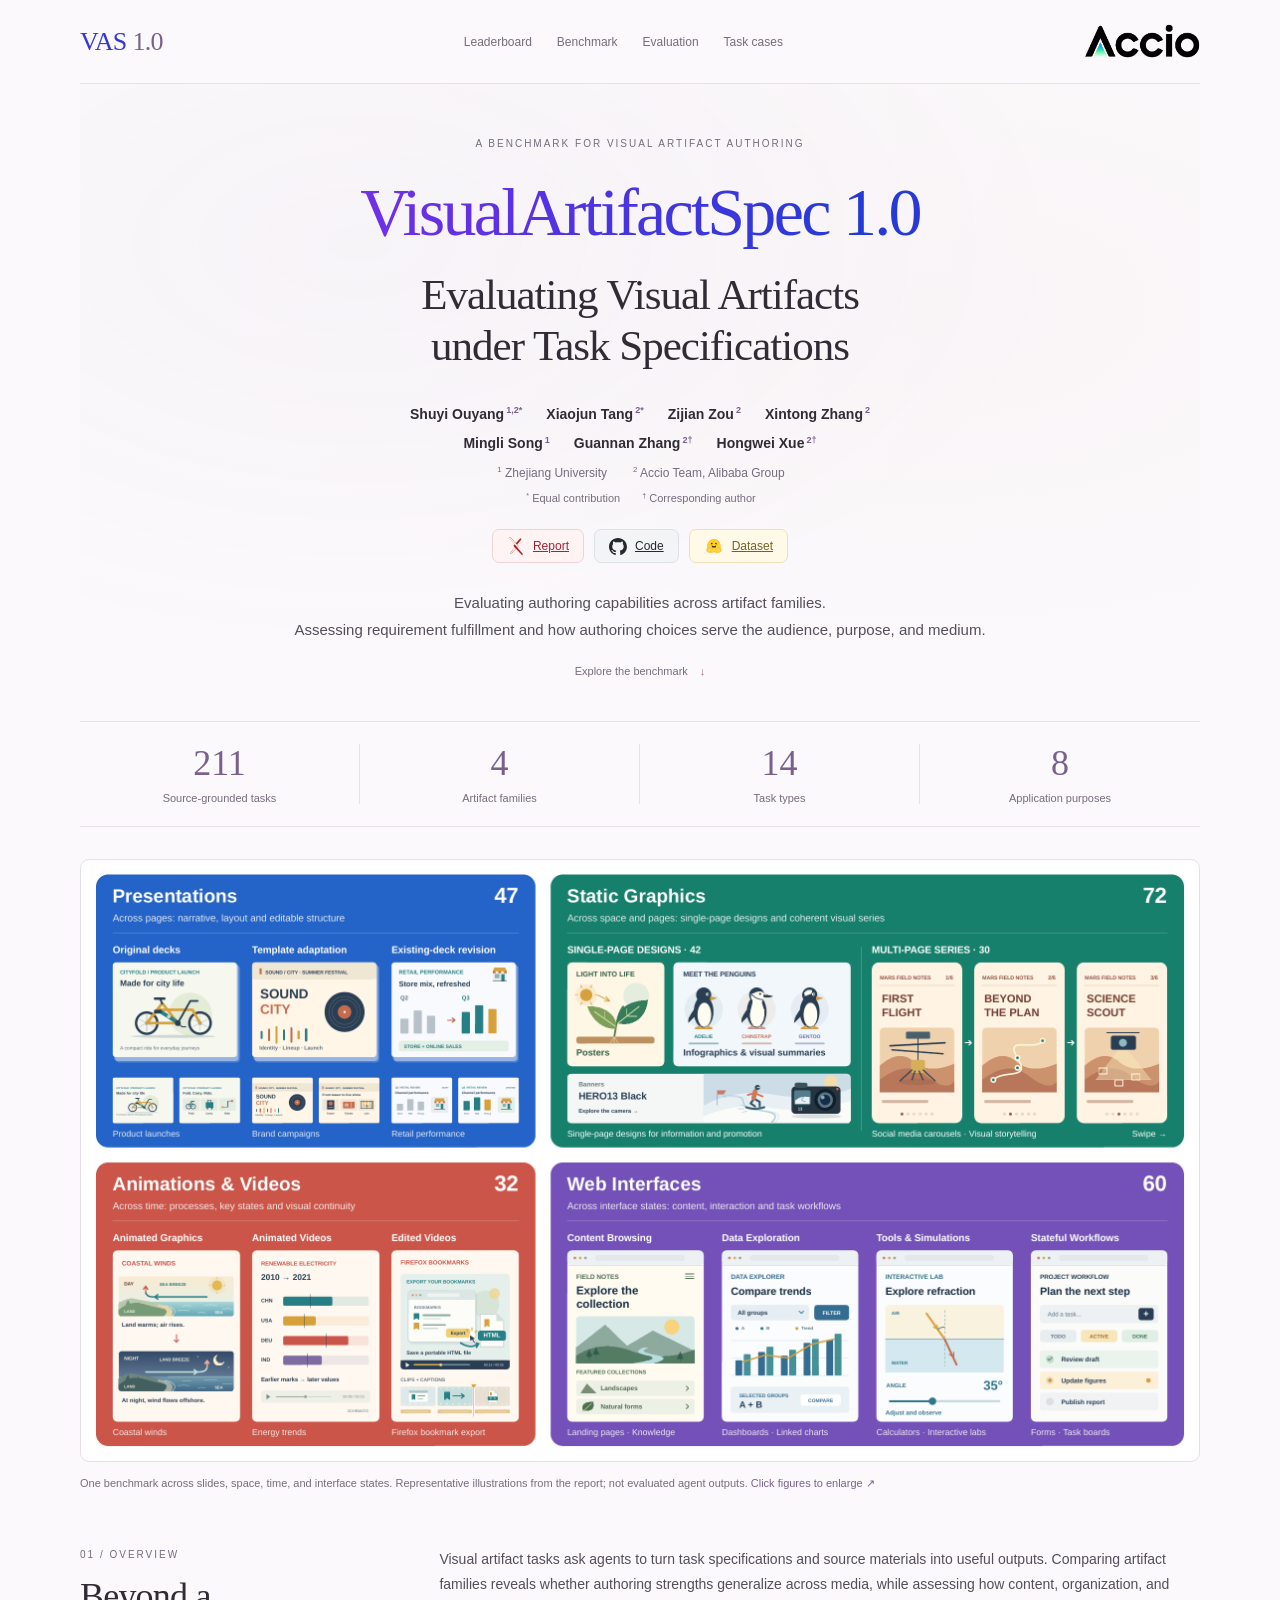
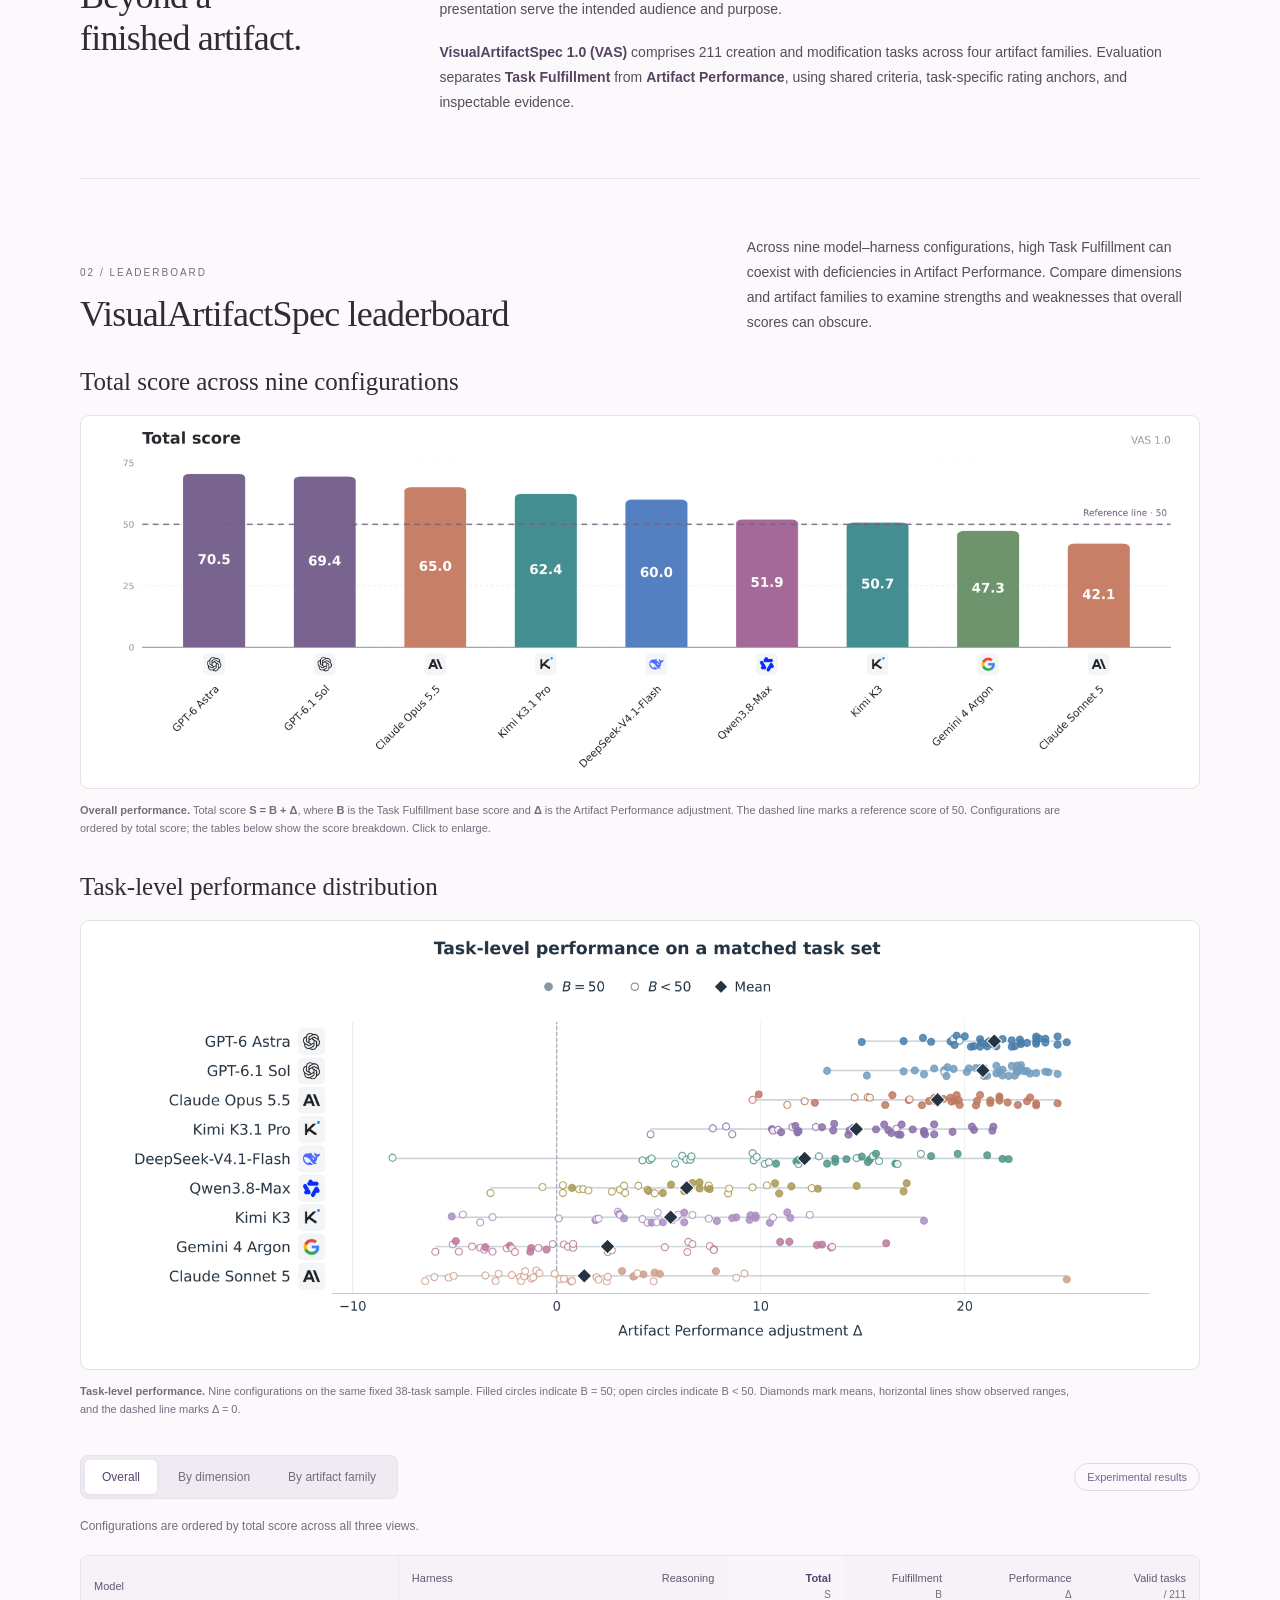
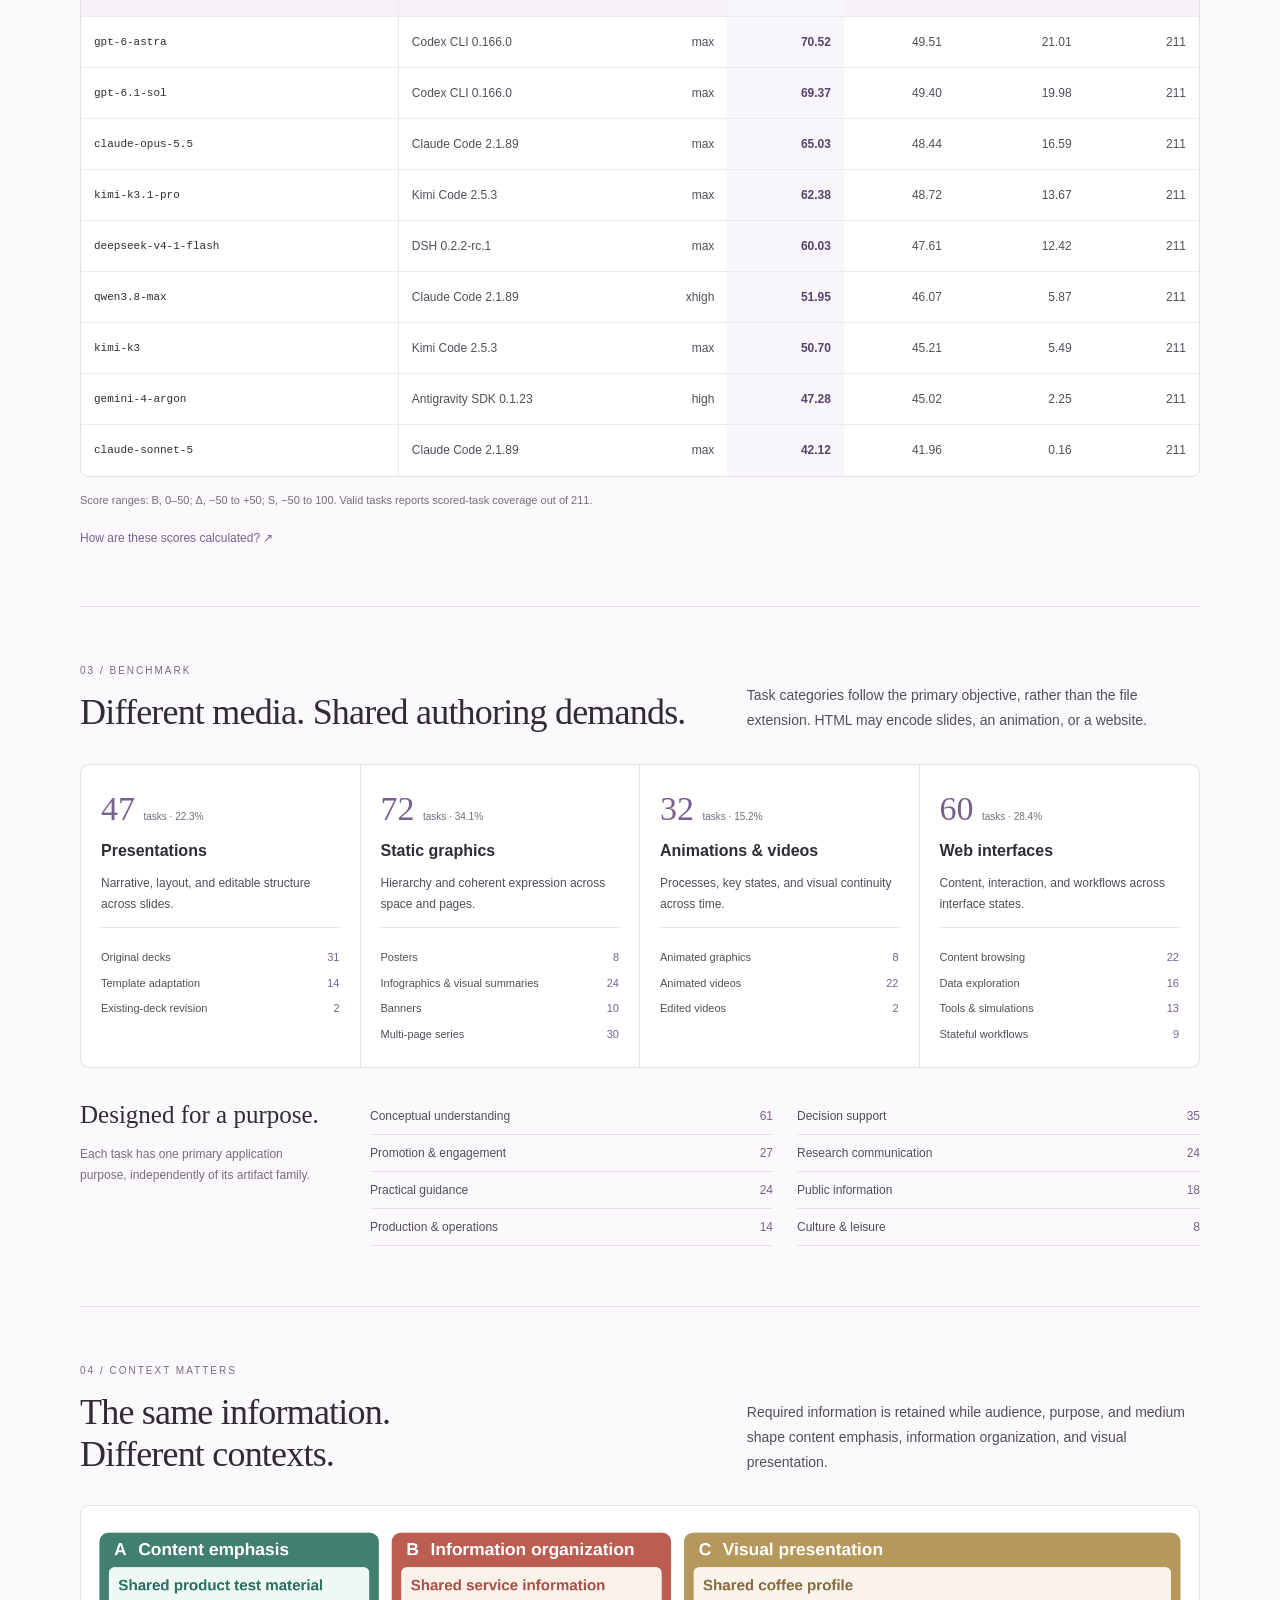
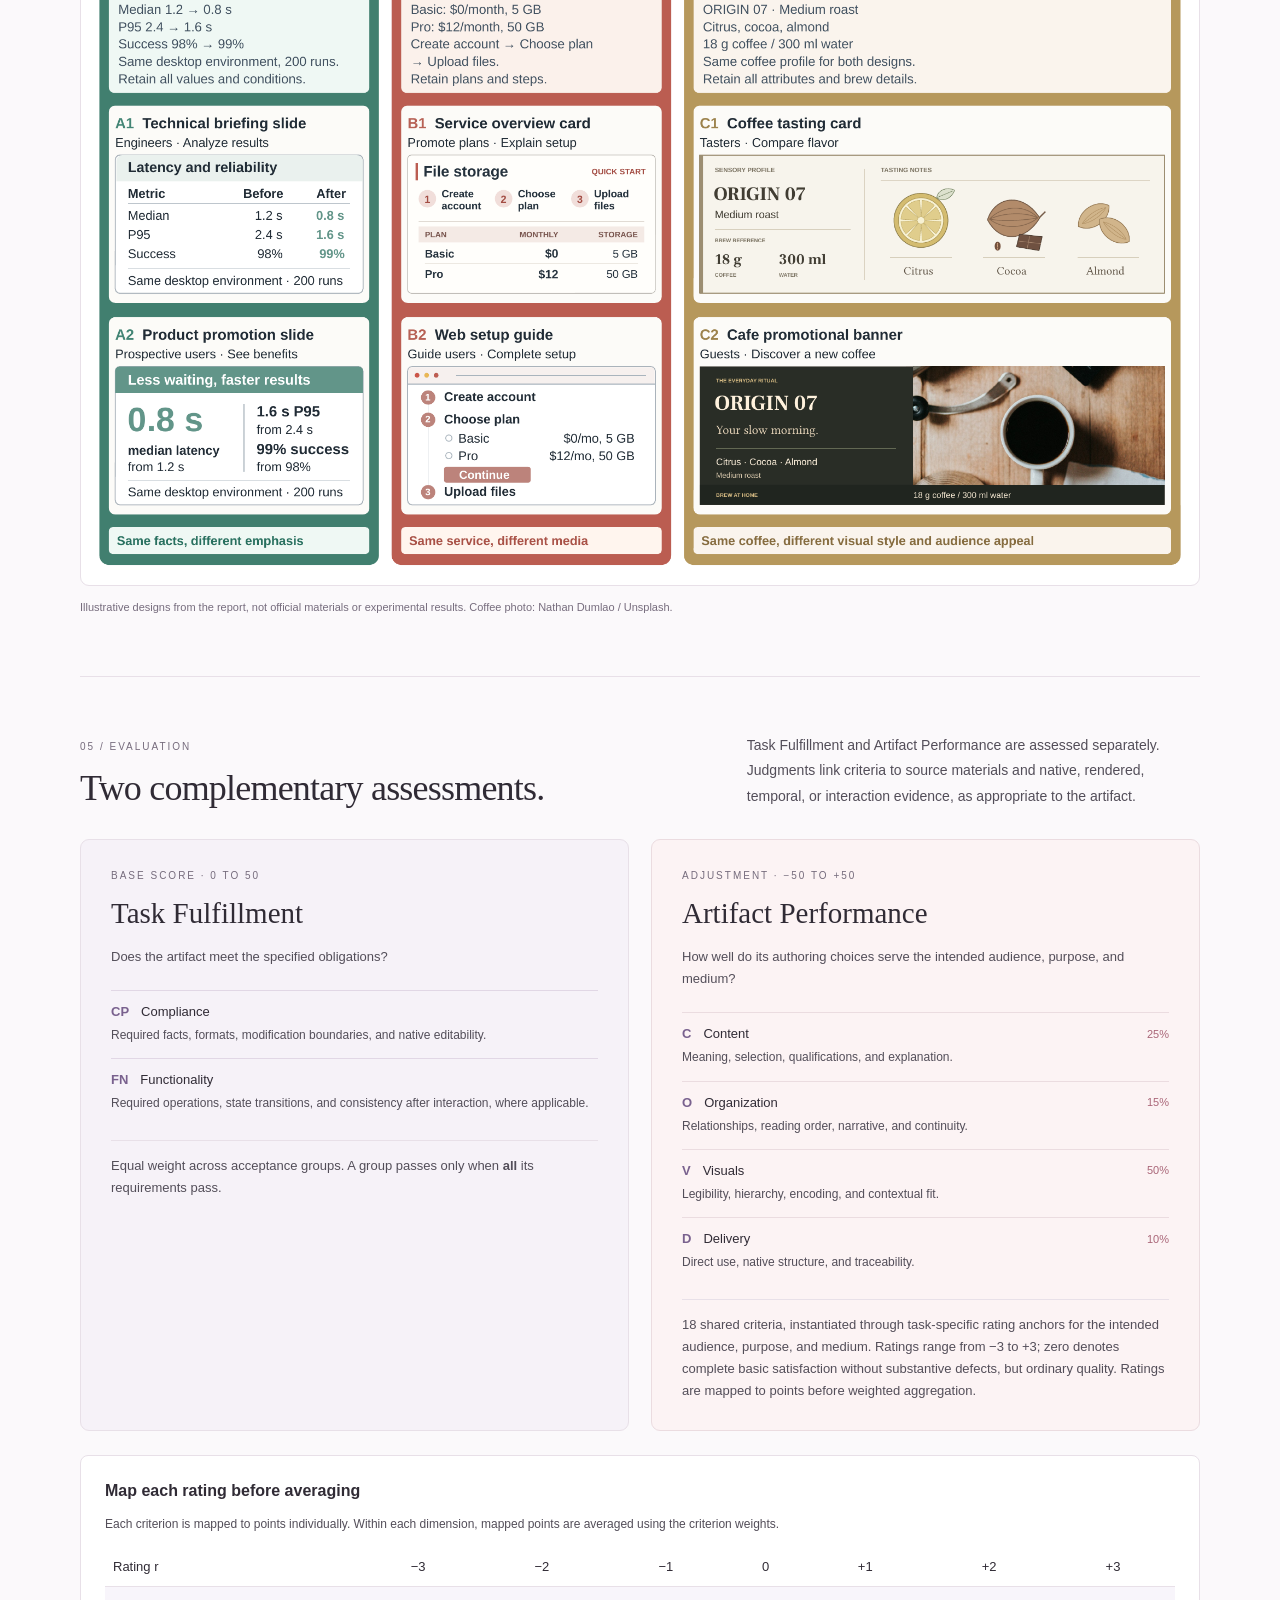
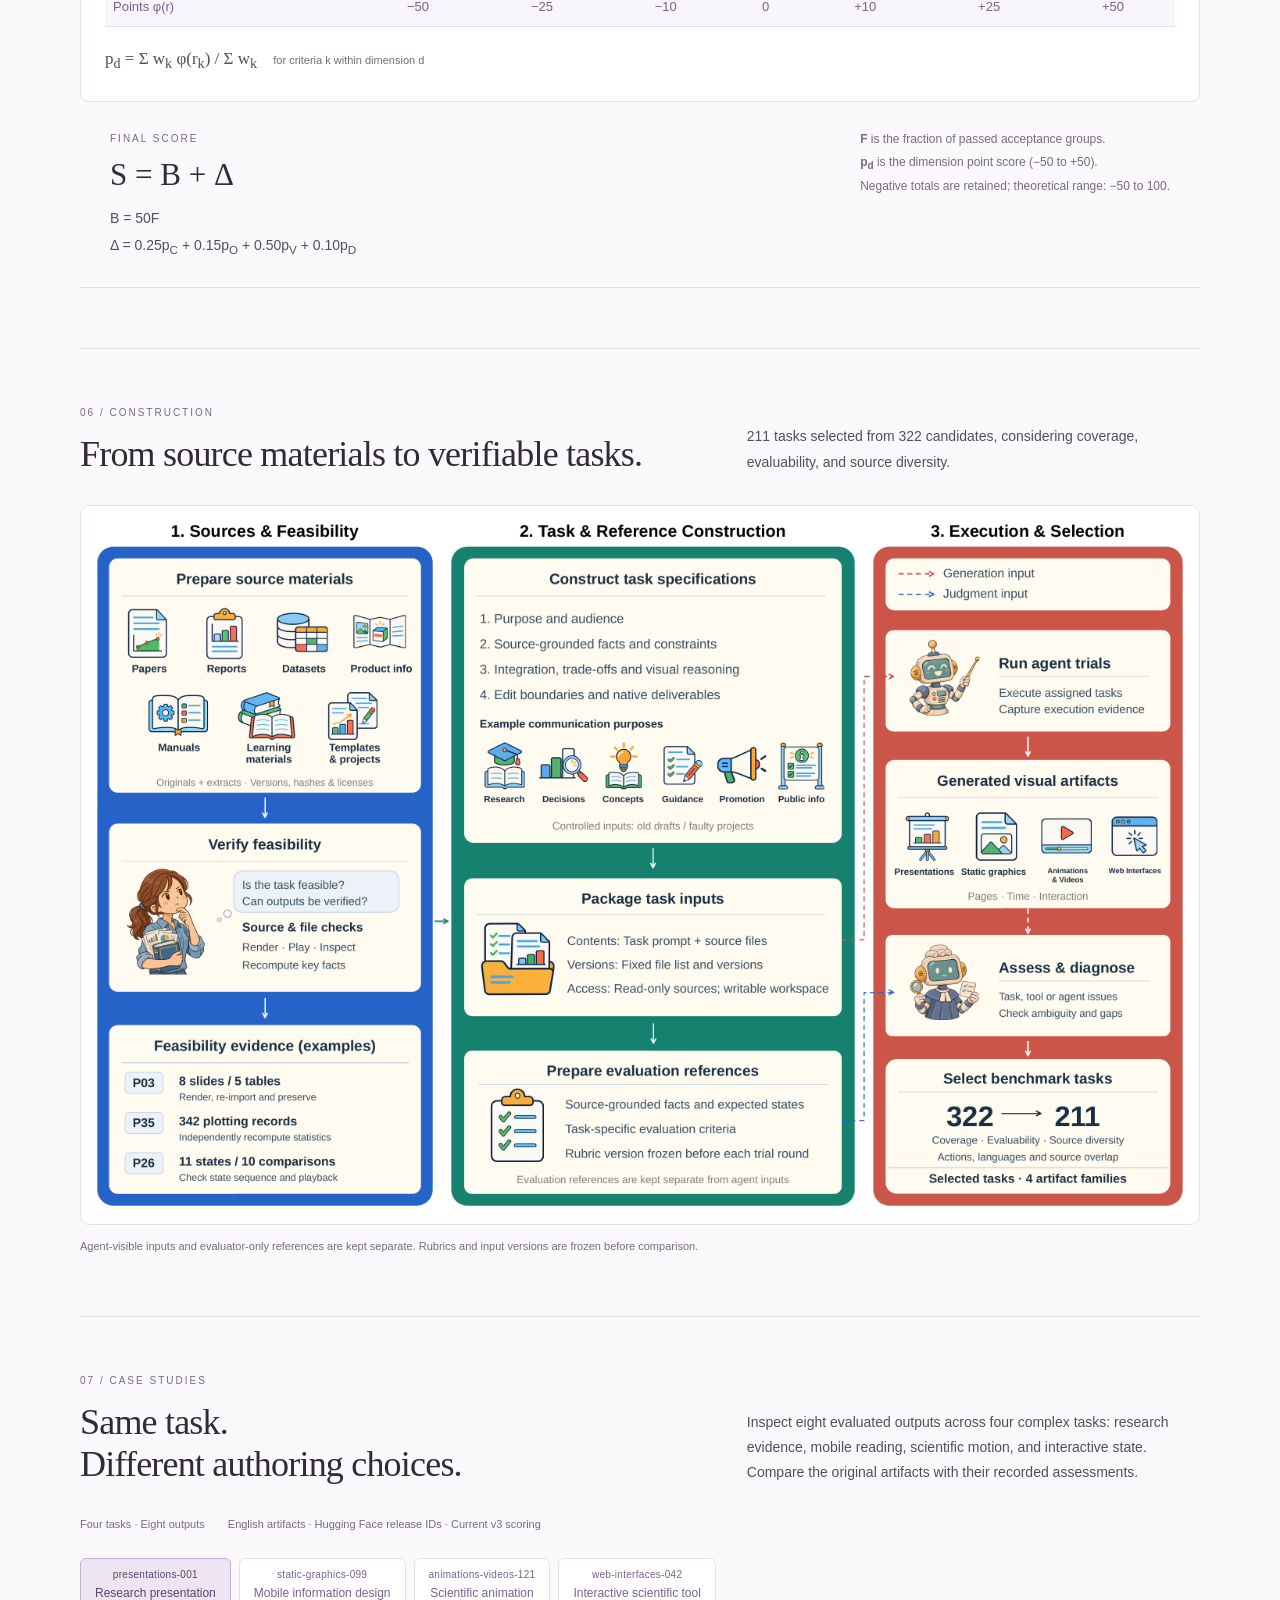
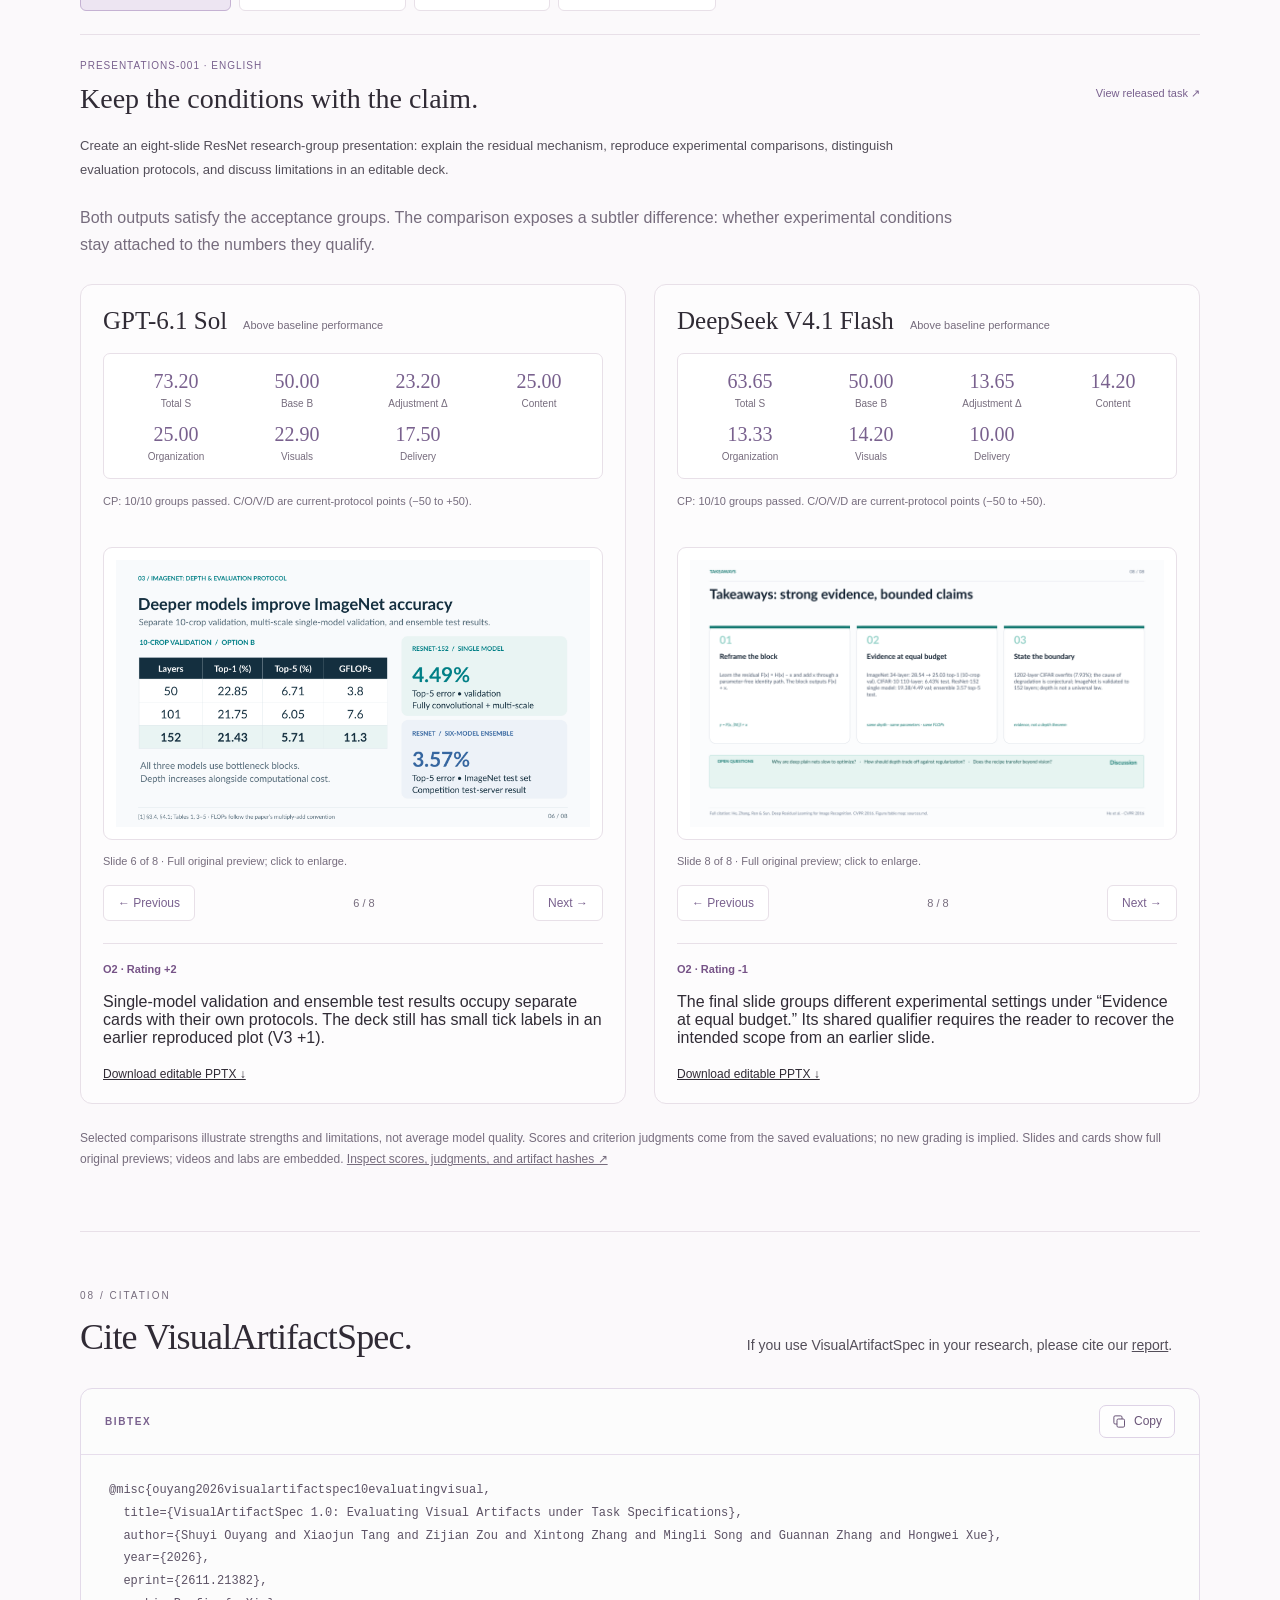
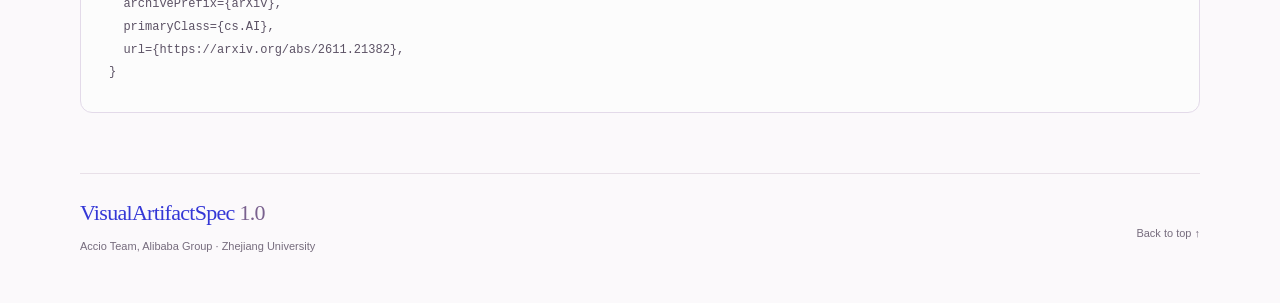
<file: VisualArtifactSpec/index.html>
<!doctype html>
<html lang="en">
<head>
  <meta charset="utf-8">
  <meta name="viewport" content="width=device-width, initial-scale=1">
  <meta name="theme-color" content="#fbf9fb">
  <meta name="description" content="VisualArtifactSpec 1.0: 211 creation and modification tasks across four artifact families, assessing requirement fulfillment and authoring quality for the intended audience, purpose, and medium.">
  <meta property="og:title" content="VisualArtifactSpec 1.0">
  <meta property="og:description" content="211 tasks across four artifact families. Task Fulfillment and Artifact Performance, evaluated for the intended audience, purpose, and medium.">
  <meta property="og:type" content="website">
  <title>VisualArtifactSpec 1.0 · Accio Lab</title>
  <link rel="icon" type="image/svg+xml" href="assets/favicon.svg?v=transparent-small-20261113">
  <link rel="stylesheet" href="styles.css?v=citation-card-20261117">
  <script src="leaderboard-data.js" defer></script>
  <script src="site.js?v=citation-card-20261117" defer></script>
</head>
<body>
<a class="skip-link" href="#overview">Skip to content</a>
<header class="page-width site-header">
  <a class="brand" href="#top">VAS <span>1.0</span></a>
  <nav aria-label="Main navigation"><a href="#leaderboard">Leaderboard</a><a href="#benchmark">Benchmark</a><a href="#evaluation">Evaluation</a><a href="#cases">Task cases</a></nav>
  <img src="../Neos/assets/brand/accio.svg" alt="Accio" width="126" height="37">
</header>
<main id="top">
  <section class="hero page-width">
    <p class="eyebrow">A benchmark for visual artifact authoring</p>
    <h1><span class="project-name">VisualArtifactSpec <span class="version">1.0</span></span><span class="paper-title">Evaluating Visual Artifacts<br>under Task Specifications</span></h1>
    <div class="authors" aria-label="Authors">
      <div class="author-row"><span>Shuyi Ouyang<sup>1,2*</sup></span><span>Xiaojun Tang<sup>2*</sup></span><span>Zijian Zou<sup>2</sup></span><span>Xintong Zhang<sup>2</sup></span></div>
      <div class="author-row"><span>Mingli Song<sup>1</sup></span><span>Guannan Zhang<sup>2†</sup></span><span>Hongwei Xue<sup>2†</sup></span></div>
    </div>
    <div class="affiliations"><span><sup>1</sup> Zhejiang University</span><span><sup>2</sup> Accio Team, Alibaba Group</span></div>
    <p class="author-notes"><span><sup>*</sup> Equal contribution</span><span><sup>†</sup> Corresponding author</span></p>
    <div class="resources" aria-label="Project resources">
      <a class="resource paper" href="https://arxiv.org/abs/2611.21382"><img src="../Neos/assets/brand/arxiv.svg" alt="" width="18" height="18">Report</a>
      <a class="resource code" href="https://github.com/Accio-Lab/VisualArtifactSpec"><img src="../Neos/assets/brand/github.svg" alt="" width="18" height="18">Code</a>
      <a class="resource dataset" href="https://huggingface.co/datasets/Accio-Lab/VisualArtifactSpec"><img src="../Neos/assets/brand/huggingface.svg" alt="" width="20" height="20">Dataset</a>
    </div>
    <p class="hero-summary">Evaluating authoring capabilities across artifact families.<br>Assessing requirement fulfillment and how authoring choices serve the audience, purpose, and medium.</p>
    <a class="read-link" href="#overview">Explore the benchmark <span aria-hidden="true">↓</span></a>
  </section>

  <section class="page-width overview" id="overview" aria-labelledby="overview-title">
    <div class="stats"><div><strong>211</strong><span>Source-grounded tasks</span></div><div><strong>4</strong><span>Artifact families</span></div><div><strong>14</strong><span>Task types</span></div><div><strong>8</strong><span>Application purposes</span></div></div>
    <figure><a class="figure-link" href="assets/overview.png" data-lightbox aria-label="Enlarge benchmark overview"><img src="assets/overview.png" width="2200" height="1160" alt="Overview of 47 presentation tasks, 72 static graphics tasks, 32 animation and video tasks, and 60 web interface tasks."></a><figcaption>One benchmark across slides, space, time, and interface states. Representative illustrations from the report; not evaluated agent outputs. <span>Click figures to enlarge ↗</span></figcaption></figure>
    <div class="editorial"><div><p class="eyebrow">01 / Overview</p><h2 id="overview-title">Beyond a<br>finished artifact.</h2></div><div class="prose"><p>Visual artifact tasks ask agents to turn task specifications and source materials into useful outputs. Comparing artifact families reveals whether authoring strengths generalize across media, while assessing how content, organization, and presentation serve the intended audience and purpose.</p><p><strong>VisualArtifactSpec 1.0 (VAS)</strong> comprises 211 creation and modification tasks across four artifact families. Evaluation separates <strong>Task Fulfillment</strong> from <strong>Artifact Performance</strong>, using shared criteria, task-specific rating anchors, and inspectable evidence.</p></div></div>
  </section>

  <section class="research-section page-width" id="leaderboard" aria-labelledby="leaderboard-title">
    <div class="section-intro"><div><p class="eyebrow">02 / Leaderboard</p><h2 id="leaderboard-title">VisualArtifactSpec leaderboard</h2></div><p>Across nine model–harness configurations, high Task Fulfillment can coexist with deficiencies in Artifact Performance. Compare dimensions and artifact families to examine strengths and weaknesses that overall scores can obscure.</p></div>
    <div class="experiment-figures">
      <figure><h3>Total score across nine configurations</h3><a class="figure-link" href="assets/results/total-score-vertical-muted-brands-spaced.png?v=reference50" data-lightbox aria-label="Enlarge total-score comparison"><img src="assets/results/total-score-vertical-muted-brands-spaced.png?v=reference50" width="3400" height="1080" loading="lazy" alt="Nine model–harness configurations ranked by total score S, with brand logos. GPT-6 Astra leads at 70.5, followed by GPT-6.1 Sol at 69.4 and Claude Opus 5.5 at 65.0."></a><figcaption><strong>Overall performance.</strong> Total score <strong>S = B + Δ</strong>, where <strong>B</strong> is the Task Fulfillment base score and <strong>Δ</strong> is the Artifact Performance adjustment. The dashed line marks a reference score of 50. Configurations are ordered by total score; the tables below show the score breakdown. Click to enlarge.</figcaption></figure>
      <figure><h3>Task-level performance distribution</h3><a class="figure-link" href="assets/results/task-level-performance-with-logos.png?v=20261116-original38" data-lightbox aria-label="Enlarge task-level performance distributions"><img src="assets/results/task-level-performance-with-logos.png?v=20261116-original38" width="6883" height="2667" loading="lazy" alt="Artifact Performance adjustments for nine configurations on 38 matched tasks. Filled circles indicate full fulfillment, open circles incomplete fulfillment, and diamonds mark each configuration's mean."></a><figcaption><strong>Task-level performance.</strong> Nine configurations on the same fixed 38-task sample. Filled circles indicate B = 50; open circles indicate B &lt; 50. Diamonds mark means, horizontal lines show observed ranges, and the dashed line marks Δ = 0.</figcaption></figure>
    </div>
    <div class="leaderboard-toolbar"><div class="leaderboard-tabs" role="tablist" aria-label="Leaderboard views"><button type="button" id="tab-overall" role="tab" aria-selected="true" aria-controls="panel-overall" data-results-view="overall">Overall</button><button type="button" id="tab-dimensions" role="tab" aria-selected="false" tabindex="-1" aria-controls="panel-dimensions" data-results-view="dimensions">By dimension</button><button type="button" id="tab-families" role="tab" aria-selected="false" tabindex="-1" aria-controls="panel-families" data-results-view="families">By artifact family</button></div><span class="results-status">Experimental results</span></div>
    <p class="leaderboard-note">Configurations are ordered by total score across all three views.</p>
    <div id="panel-overall" role="tabpanel" aria-labelledby="tab-overall" class="results-panel"><div class="table-scroll" tabindex="0" role="region" aria-label="Overall scores, scroll horizontally if needed"><table id="table-overall"></table></div><p class="metric-note">Score ranges: B, 0–50; Δ, −50 to +50; S, −50 to 100. Valid tasks reports scored-task coverage out of 211.</p></div>
    <div id="panel-dimensions" role="tabpanel" aria-labelledby="tab-dimensions" class="results-panel" hidden><div class="table-scroll" tabindex="0" role="region" aria-label="Dimension scores, scroll horizontally if needed"><table id="table-dimensions"></table></div><p class="metric-note">CP / FN: passed acceptance groups (%), with FN evaluated only where applicable. C / O / V / D: mean dimension point scores (−50 to +50), after mapping each criterion rating to points and averaging within its dimension. Performance weights are 25% / 15% / 50% / 10%.</p></div>
    <div id="panel-families" role="tabpanel" aria-labelledby="tab-families" class="results-panel" hidden><div class="table-scroll" tabindex="0" role="region" aria-label="Artifact family scores, scroll horizontally if needed"><table id="table-families"></table></div><p class="metric-note">Each family reports mean total score S (−50 to 100). Headers show benchmark task counts, not valid-score coverage. Overall scores combine the four artifact families.</p></div>
    <noscript><p>Enable JavaScript to view the model configurations and score tables. The experimental figures above remain available without JavaScript.</p></noscript>
    <a class="scoring-link" href="#evaluation">How are these scores calculated? <span aria-hidden="true">↗</span></a>
  </section>

  <section class="research-section page-width" id="benchmark" aria-labelledby="benchmark-title">
    <div class="section-intro"><div><p class="eyebrow">03 / Benchmark</p><h2 id="benchmark-title">Different media. Shared authoring demands.</h2></div><p>Task categories follow the primary objective, rather than the file extension. HTML may encode slides, an animation, or a website.</p></div>
    <div class="family-grid">
      <article><span class="family-number">47 <small>tasks · 22.3%</small></span><h3>Presentations</h3><p>Narrative, layout, and editable structure across slides.</p><ul><li>Original decks <b>31</b></li><li>Template adaptation <b>14</b></li><li>Existing-deck revision <b>2</b></li></ul></article>
      <article><span class="family-number">72 <small>tasks · 34.1%</small></span><h3>Static graphics</h3><p>Hierarchy and coherent expression across space and pages.</p><ul><li>Posters <b>8</b></li><li>Infographics &amp; visual summaries <b>24</b></li><li>Banners <b>10</b></li><li>Multi-page series <b>30</b></li></ul></article>
      <article><span class="family-number">32 <small>tasks · 15.2%</small></span><h3>Animations &amp; videos</h3><p>Processes, key states, and visual continuity across time.</p><ul><li>Animated graphics <b>8</b></li><li>Animated videos <b>22</b></li><li>Edited videos <b>2</b></li></ul></article>
      <article><span class="family-number">60 <small>tasks · 28.4%</small></span><h3>Web interfaces</h3><p>Content, interaction, and workflows across interface states.</p><ul><li>Content browsing <b>22</b></li><li>Data exploration <b>16</b></li><li>Tools &amp; simulations <b>13</b></li><li>Stateful workflows <b>9</b></li></ul></article>
    </div>
    <div class="purpose-block"><div><h3>Designed for a purpose.</h3><p>Each task has one primary application purpose, independently of its artifact family.</p></div><div class="purposes"><span>Conceptual understanding <b>61</b></span><span>Decision support <b>35</b></span><span>Promotion &amp; engagement <b>27</b></span><span>Research communication <b>24</b></span><span>Practical guidance <b>24</b></span><span>Public information <b>18</b></span><span>Production &amp; operations <b>14</b></span><span>Culture &amp; leisure <b>8</b></span></div></div>
  </section>

  <section class="research-section page-width" id="context" aria-labelledby="context-title">
    <div class="section-intro"><div><p class="eyebrow">04 / Context matters</p><h2 id="context-title">The same information.<br>Different contexts.</h2></div><p>Required information is retained while audience, purpose, and medium shape content emphasis, information organization, and visual presentation.</p></div>
    <figure><a class="figure-link" href="assets/context.png?v=20261112" data-lightbox aria-label="Enlarge audience and purpose examples"><img src="assets/context.png?v=20261112" loading="lazy" width="2000" height="1196" alt="Three paired examples show content emphasis in technical and product promotion slides, information organization in a service overview card and web setup guide, and visual presentation in a coffee tasting card and cafe promotional banner."></a><figcaption>Illustrative designs from the report, not official materials or experimental results. Coffee photo: Nathan Dumlao / Unsplash.</figcaption></figure>
  </section>

  <section class="research-section page-width" id="evaluation" aria-labelledby="evaluation-title">
    <div class="section-intro"><div><p class="eyebrow">05 / Evaluation</p><h2 id="evaluation-title">Two complementary assessments.</h2></div><p>Task Fulfillment and Artifact Performance are assessed separately. Judgments link criteria to source materials and native, rendered, temporal, or interaction evidence, as appropriate to the artifact.</p></div>
    <div class="evaluation-grid"><article class="fulfillment"><p class="eyebrow">Base score · 0 to 50</p><h3>Task Fulfillment</h3><p>Does the artifact meet the specified obligations?</p><dl><div><dt>CP <span>Compliance</span></dt><dd>Required facts, formats, modification boundaries, and native editability.</dd></div><div><dt>FN <span>Functionality</span></dt><dd>Required operations, state transitions, and consistency after interaction, where applicable.</dd></div></dl><p class="panel-note">Equal weight across acceptance groups. A group passes only when <strong>all</strong> its requirements pass.</p></article>
    <article class="performance"><p class="eyebrow">Adjustment · −50 to +50</p><h3>Artifact Performance</h3><p>How well do its authoring choices serve the intended audience, purpose, and medium?</p><dl><div><dt>C <span>Content</span><em>25%</em></dt><dd>Meaning, selection, qualifications, and explanation.</dd></div><div><dt>O <span>Organization</span><em>15%</em></dt><dd>Relationships, reading order, narrative, and continuity.</dd></div><div><dt>V <span>Visuals</span><em>50%</em></dt><dd>Legibility, hierarchy, encoding, and contextual fit.</dd></div><div><dt>D <span>Delivery</span><em>10%</em></dt><dd>Direct use, native structure, and traceability.</dd></div></dl><p class="panel-note">18 shared criteria, instantiated through task-specific rating anchors for the intended audience, purpose, and medium. Ratings range from −3 to +3; zero denotes complete basic satisfaction without substantive defects, but ordinary quality. Ratings are mapped to points before weighted aggregation.</p></article></div>
    <div class="rating-mapping"><h3>Map each rating before averaging</h3><p>Each criterion is mapped to points individually. Within each dimension, mapped points are averaged using the criterion weights.</p><div class="mapping-scroll"><table><caption class="visually-hidden">Nonlinear mapping from criterion ratings to points</caption><tbody><tr><th scope="row">Rating r</th><td>−3</td><td>−2</td><td>−1</td><td>0</td><td>+1</td><td>+2</td><td>+3</td></tr><tr><th scope="row">Points φ(r)</th><td>−50</td><td>−25</td><td>−10</td><td>0</td><td>+10</td><td>+25</td><td>+50</td></tr></tbody></table></div><p class="dimension-formula">p<sub>d</sub> = Σ w<sub>k</sub> φ(r<sub>k</sub>) / Σ w<sub>k</sub> <span>for criteria k within dimension d</span></p></div>
    <div class="formula"><div><span class="eyebrow">Final score</span><p>S = B + Δ</p><div class="score-breakdown">B = 50F<br>Δ = 0.25p<sub>C</sub> + 0.15p<sub>O</sub> + 0.50p<sub>V</sub> + 0.10p<sub>D</sub></div></div><p><strong>F</strong> is the fraction of passed acceptance groups.<br><strong>p<sub>d</sub></strong> is the dimension point score (−50 to +50).<br>Negative totals are retained; theoretical range: −50 to 100.</p></div>
  </section>

  <section class="research-section page-width" id="construction" aria-labelledby="construction-title"><div class="section-intro"><div><p class="eyebrow">06 / Construction</p><h2 id="construction-title">From source materials to verifiable tasks.</h2></div><p>211 tasks selected from 322 candidates, considering coverage, evaluability, and source diversity.</p></div><figure><a class="figure-link" href="assets/construction.png?v=paper-20261116" data-lightbox aria-label="Enlarge task construction workflow"><img src="assets/construction.png?v=paper-20261116" loading="lazy" width="2800" height="1778" alt="Three construction stages: sources and feasibility, task and reference construction, execution and selection."></a><figcaption>Agent-visible inputs and evaluator-only references are kept separate. Rubrics and input versions are frozen before comparison.</figcaption></figure></section>

  <section class="research-section page-width" id="cases" aria-labelledby="cases-title">
    <div class="section-intro"><div><p class="eyebrow">07 / Case studies</p><h2 id="cases-title">Same task.<br>Different authoring choices.</h2></div><p>Inspect eight evaluated outputs across four complex tasks: research evidence, mobile reading, scientific motion, and interactive state. Compare the original artifacts with their recorded assessments.</p></div>
    <p class="case-provenance">Four tasks · Eight outputs <span>English artifacts · Hugging Face release IDs · Current v3 scoring</span></p>
    <div class="case-selectors" role="group" aria-label="Choose a task comparison"><button aria-pressed="true" data-case-target="case-0"><small>presentations-001</small>Research presentation</button><button aria-pressed="false" data-case-target="case-1"><small>static-graphics-099</small>Mobile information design</button><button aria-pressed="false" data-case-target="case-2"><small>animations-videos-121</small>Scientific animation</button><button aria-pressed="false" data-case-target="case-3"><small>web-interfaces-042</small>Interactive scientific tool</button></div>
<article class="artifact-case" id="case-0"><div class="case-heading"><div><p class="case-id">presentations-001 · English</p><h3>Keep the conditions with the claim.</h3></div><a href="https://huggingface.co/datasets/Accio-Lab/VisualArtifactSpec/tree/main/data/tasks/presentations-001" target="_blank" rel="noopener">View released task ↗</a></div><p class="case-task">Create an eight-slide ResNet research-group presentation: explain the residual mechanism, reproduce experimental comparisons, distinguish evaluation protocols, and discuss limitations in an editable deck.</p><p class="case-takeaway">Both outputs satisfy the acceptance groups. The comparison exposes a subtler difference: whether experimental conditions stay attached to the numbers they qualify.</p><div class="comparison-pair "><section class="comparison-output"><div class="comparison-model"><h4>GPT-6.1 Sol</h4><span>Above baseline performance</span></div><div class="case-score-strip"><span><b>73.20</b>Total S</span><span><b>50.00</b>Base B</span><span><b>23.20</b>Adjustment Δ</span><span><b>25.00</b>Content</span><span><b>25.00</b>Organization</span><span><b>22.90</b>Visuals</span><span><b>17.50</b>Delivery</span></div><p class="metric-note">CP: 10/10 groups passed. C/O/V/D are current-protocol points (−50 to +50).</p><div class="case-gallery slides" data-gallery="[&quot;assets/cases/comparisons/presentations-001/sol/page-01.png&quot;, &quot;assets/cases/comparisons/presentations-001/sol/page-02.png&quot;, &quot;assets/cases/comparisons/presentations-001/sol/page-03.png&quot;, &quot;assets/cases/comparisons/presentations-001/sol/page-04.png&quot;, &quot;assets/cases/comparisons/presentations-001/sol/page-05.png&quot;, &quot;assets/cases/comparisons/presentations-001/sol/page-06.png&quot;, &quot;assets/cases/comparisons/presentations-001/sol/page-07.png&quot;, &quot;assets/cases/comparisons/presentations-001/sol/page-08.png&quot;]" data-page="5" data-unit="Slide"><figure><a class="figure-link" data-lightbox href="assets/cases/comparisons/presentations-001/sol/page-06.png"><img src="assets/cases/comparisons/presentations-001/sol/page-06.png" loading="lazy" alt="GPT-6.1 Sol · presentations-001 · Slide 6"></a><figcaption>Slide 6 of 8 · Full original preview; click to enlarge.</figcaption></figure><div class="artifact-controls"><button data-gallery-step="-1" aria-label="Previous slide">← Previous</button><span aria-live="polite">6 / 8</span><button data-gallery-step="1" aria-label="Next slide">Next →</button></div></div><div class="rating-observation"><span>O2 · Rating +2</span><p>Single-model validation and ensemble test results occupy separate cards with their own protocols. The deck still has small tick labels in an earlier reproduced plot (V3 +1).</p></div><div class="case-downloads"><a href="assets/cases/comparisons/presentations-001/sol/resnet_research_group.pptx" download>Download editable PPTX ↓</a></div></section><section class="comparison-output"><div class="comparison-model"><h4>DeepSeek V4.1 Flash</h4><span>Above baseline performance</span></div><div class="case-score-strip"><span><b>63.65</b>Total S</span><span><b>50.00</b>Base B</span><span><b>13.65</b>Adjustment Δ</span><span><b>14.20</b>Content</span><span><b>13.33</b>Organization</span><span><b>14.20</b>Visuals</span><span><b>10.00</b>Delivery</span></div><p class="metric-note">CP: 10/10 groups passed. C/O/V/D are current-protocol points (−50 to +50).</p><div class="case-gallery slides" data-gallery="[&quot;assets/cases/comparisons/presentations-001/deepseek/page-01.png&quot;, &quot;assets/cases/comparisons/presentations-001/deepseek/page-02.png&quot;, &quot;assets/cases/comparisons/presentations-001/deepseek/page-03.png&quot;, &quot;assets/cases/comparisons/presentations-001/deepseek/page-04.png&quot;, &quot;assets/cases/comparisons/presentations-001/deepseek/page-05.png&quot;, &quot;assets/cases/comparisons/presentations-001/deepseek/page-06.png&quot;, &quot;assets/cases/comparisons/presentations-001/deepseek/page-07.png&quot;, &quot;assets/cases/comparisons/presentations-001/deepseek/page-08.png&quot;]" data-page="7" data-unit="Slide"><figure><a class="figure-link" data-lightbox href="assets/cases/comparisons/presentations-001/deepseek/page-08.png"><img src="assets/cases/comparisons/presentations-001/deepseek/page-08.png" loading="lazy" alt="DeepSeek V4.1 Flash · presentations-001 · Slide 8"></a><figcaption>Slide 8 of 8 · Full original preview; click to enlarge.</figcaption></figure><div class="artifact-controls"><button data-gallery-step="-1" aria-label="Previous slide">← Previous</button><span aria-live="polite">8 / 8</span><button data-gallery-step="1" aria-label="Next slide">Next →</button></div></div><div class="rating-observation"><span>O2 · Rating -1</span><p>The final slide groups different experimental settings under “Evidence at equal budget.” Its shared qualifier requires the reader to recover the intended scope from an earlier slide.</p></div><div class="case-downloads"><a href="assets/cases/comparisons/presentations-001/deepseek/ResNet_slides.pptx" download>Download editable PPTX ↓</a></div></section></div></article>
<article class="artifact-case" id="case-1" hidden><div class="case-heading"><div><p class="case-id">static-graphics-099 · English</p><h3>Complete information still has to be readable.</h3></div><a href="https://huggingface.co/datasets/Accio-Lab/VisualArtifactSpec/tree/main/data/tasks/static-graphics-099" target="_blank" rel="noopener">View released task ↗</a></div><p class="case-task">Design five phone-first educational cards explaining hurricane forecast cones, historical uncertainty, map symbols, and practical interpretation for a general audience.</p><p class="case-takeaway">Both outputs pass the fulfillment checks. At the prescribed 390-pixel inspection width, the stronger carousel still has small supporting labels; the weaker one repeatedly makes essential explanations difficult to read.</p><div class="comparison-pair "><section class="comparison-output"><div class="comparison-model"><h4>GPT-6.1 Sol</h4><span>Above baseline performance</span></div><div class="case-score-strip"><span><b>71.65</b>Total S</span><span><b>50.00</b>Base B</span><span><b>21.65</b>Adjustment Δ</span><span><b>25.00</b>Content</span><span><b>25.00</b>Organization</span><span><b>19.20</b>Visuals</span><span><b>20.50</b>Delivery</span></div><p class="metric-note">CP: 22/22 groups passed. C/O/V/D are current-protocol points (−50 to +50).</p><div class="case-gallery cards" data-gallery="[&quot;assets/cases/comparisons/static-graphics-099/sol/page-01.png&quot;, &quot;assets/cases/comparisons/static-graphics-099/sol/page-02.png&quot;, &quot;assets/cases/comparisons/static-graphics-099/sol/page-03.png&quot;, &quot;assets/cases/comparisons/static-graphics-099/sol/page-04.png&quot;, &quot;assets/cases/comparisons/static-graphics-099/sol/page-05.png&quot;]" data-page="3" data-unit="Card"><figure><a class="figure-link" data-lightbox href="assets/cases/comparisons/static-graphics-099/sol/page-04.png"><img src="assets/cases/comparisons/static-graphics-099/sol/page-04.png" loading="lazy" alt="GPT-6.1 Sol · static-graphics-099 · Card 4"></a><figcaption>Card 4 of 5 · Full original preview; click to enlarge.</figcaption></figure><div class="artifact-controls"><button data-gallery-step="-1" aria-label="Previous card">← Previous</button><span aria-live="polite">4 / 5</span><button data-gallery-step="1" aria-label="Next card">Next →</button></div></div><div class="rating-observation"><span>V3 · Rating -1</span><p>Card 4 separates symbol classes into clear bands. The evaluation nevertheless assigns V3 −1 because some supporting labels remain too small on a phone.</p></div><div class="case-downloads"></div></section><section class="comparison-output"><div class="comparison-model"><h4>Claude Sonnet 5</h4><span>Below baseline performance</span></div><div class="case-score-strip"><span><b>44.45</b>Total S</span><span><b>50.00</b>Base B</span><span><b>-5.55</b>Adjustment Δ</span><span><b>-2.80</b>Content</span><span><b>-2.00</b>Organization</span><span><b>-8.50</b>Visuals</span><span><b>-3.00</b>Delivery</span></div><p class="metric-note">CP: 22/22 groups passed. C/O/V/D are current-protocol points (−50 to +50).</p><div class="case-gallery cards" data-gallery="[&quot;assets/cases/comparisons/static-graphics-099/sonnet/page-01.png&quot;, &quot;assets/cases/comparisons/static-graphics-099/sonnet/page-02.png&quot;, &quot;assets/cases/comparisons/static-graphics-099/sonnet/page-03.png&quot;, &quot;assets/cases/comparisons/static-graphics-099/sonnet/page-04.png&quot;, &quot;assets/cases/comparisons/static-graphics-099/sonnet/page-05.png&quot;]" data-page="3" data-unit="Card"><figure><a class="figure-link" data-lightbox href="assets/cases/comparisons/static-graphics-099/sonnet/page-04.png"><img src="assets/cases/comparisons/static-graphics-099/sonnet/page-04.png" loading="lazy" alt="Claude Sonnet 5 · static-graphics-099 · Card 4"></a><figcaption>Card 4 of 5 · Full original preview; click to enlarge.</figcaption></figure><div class="artifact-controls"><button data-gallery-step="-1" aria-label="Previous card">← Previous</button><span aria-live="polite">4 / 5</span><button data-gallery-step="1" aria-label="Next card">Next →</button></div></div><div class="rating-observation"><span>V3 · Rating -2</span><p>Required body text and legend explanations repeatedly shrink to roughly 5–8 pixels at phone scale. A complete five-card delivery receives a negative performance adjustment.</p></div><div class="case-downloads"></div></section></div></article>
<article class="artifact-case" id="case-2" hidden><div class="case-heading"><div><p class="case-id">animations-videos-121 · English</p><h3>A moving marker must follow the physics.</h3></div><a href="https://huggingface.co/datasets/Accio-Lab/VisualArtifactSpec/tree/main/data/tasks/animations-videos-121" target="_blank" rel="noopener">View released task ↗</a></div><p class="case-task">Produce a 30-second teaching animation of the first three standing-wave modes, with a shared clock, fixed nodes, tracked material points, cycle comparisons, and a traveling-wave decomposition.</p><p class="case-takeaway">The saved evaluations give both artifacts full fulfillment. Temporal inspection distinguishes a coherent model from a marker that separates from its own curve: a static frame alone is not enough.</p><div class="comparison-pair "><section class="comparison-output"><div class="comparison-model"><h4>GPT-6 Astra</h4><span>Above baseline performance</span></div><div class="case-score-strip"><span><b>72.30</b>Total S</span><span><b>50.00</b>Base B</span><span><b>22.30</b>Adjustment Δ</span><span><b>25.00</b>Content</span><span><b>15.00</b>Organization</span><span><b>22.60</b>Visuals</span><span><b>25.00</b>Delivery</span></div><p class="metric-note">CP: 15/15 groups passed. C/O/V/D are current-protocol points (−50 to +50).</p><video controls playsinline preload="none" poster="assets/cases/comparisons/animations-videos-121/astra/frame_06s.png" aria-label="GPT-6 Astra standing-wave animation"><source src="assets/cases/comparisons/animations-videos-121/astra/animation.mp4" type="video/mp4"></video><div class="artifact-controls"><button data-seek="6">Inspect at 6 seconds</button><a href="assets/cases/comparisons/animations-videos-121/astra/animation.mp4" target="_blank" rel="noopener">Open full-size video ↗</a></div><div class="rating-observation"><span>V4 · Rating +2</span><p>The tracked point remains on its curve while the three modes progress at 1:2:3 rates. The common clock and redundant shapes support comparison; temporal rhythm is rated +1.</p></div><div class="case-downloads"></div></section><section class="comparison-output"><div class="comparison-model"><h4>Kimi K3</h4><span>Below baseline performance</span></div><div class="case-score-strip"><span><b>44.85</b>Total S</span><span><b>50.00</b>Base B</span><span><b>-5.15</b>Adjustment Δ</span><span><b>-9.00</b>Content</span><span><b>0.00</b>Organization</span><span><b>-8.40</b>Visuals</span><span><b>13.00</b>Delivery</span></div><p class="metric-note">CP: 15/15 groups passed. C/O/V/D are current-protocol points (−50 to +50).</p><video controls playsinline preload="none" poster="assets/cases/comparisons/animations-videos-121/kimi/frame_06s.png" aria-label="Kimi K3 standing-wave animation"><source src="assets/cases/comparisons/animations-videos-121/kimi/animation.mp4" type="video/mp4"></video><div class="artifact-controls"><button data-seek="6">Inspect at 6 seconds</button><a href="assets/cases/comparisons/animations-videos-121/kimi/animation.mp4" target="_blank" rel="noopener">Open full-size video ↗</a></div><div class="rating-observation"><span>V4 · Rating -2</span><p>Over seconds 4–20, all three markers complete four cycles while the curves complete four, eight, and twelve. The persistent mismatch earns −2 for both visual encoding and temporal rhythm.</p></div><div class="case-downloads"></div></section></div></article>
<article class="artifact-case" id="case-3" hidden><div class="case-heading"><div><p class="case-id">web-interfaces-042 · English</p><h3>Explore the boundary. Preserve the experiment.</h3></div><a href="https://huggingface.co/datasets/Accio-Lab/VisualArtifactSpec/tree/main/data/tasks/web-interfaces-042" target="_blank" rel="noopener">View released task ↗</a></div><p class="case-task">Build a two-dimensional refraction lab with synchronized controls, critical-angle and total-internal-reflection states, immutable saved experiments, side-by-side comparison, export, and recoverable data-loading failures.</p><p class="case-takeaway">A multi-state tool tests more than the opening screen. Compare live geometry, saved-state behavior, narrow-screen reading, and the recorded response to a failed example-data load.</p><div class="comparison-pair web-pair"><section class="comparison-output"><div class="comparison-model"><h4>GPT-6.1 Sol</h4><span>Above baseline performance</span></div><div class="case-score-strip"><span><b>69.10</b>Total S</span><span><b>50.00</b>Base B</span><span><b>19.10</b>Adjustment Δ</span><span><b>25.00</b>Content</span><span><b>19.00</b>Organization</span><span><b>15.90</b>Visuals</span><span><b>20.50</b>Delivery</span></div><p class="metric-note">CP: 8/8 groups passed · FN: 5/5 groups passed. C/O/V/D are current-protocol points (−50 to +50).</p><div class="live-artifact"><div class="embed-bar"><span>Live evaluated artifact · GPT-6.1 Sol</span><button data-reset-frame>Reload demo ↻</button></div><iframe class="web-embed" src="assets/cases/comparisons/web-interfaces-042/sol/preview.html" title="GPT-6.1 Sol interactive refraction lab" sandbox="allow-scripts allow-same-origin allow-forms allow-downloads allow-modals" loading="lazy"></iframe></div><p class="interaction-tip">Try E2, then E3. Save both states and compare them; return to 41.8° and 42° to inspect the transition. The lab scrolls independently.</p><div class="rating-observation"><span>V4 · Rating +2</span><p>The evaluated critical-angle boundary, ray states, comparisons, and recovery paths pass. Important causal explanations remain small and faint in places (V3 −1), despite strong visual encoding.</p></div><div class="case-downloads"><a href="assets/cases/comparisons/web-interfaces-042/sol/preview.html" target="_blank" rel="noopener">Open interactive lab ↗</a></div></section><section class="comparison-output"><div class="comparison-model"><h4>Kimi K3</h4><span>Below baseline performance</span></div><div class="case-score-strip"><span><b>43.75</b>Total S</span><span><b>46.15</b>Base B</span><span><b>-2.40</b>Adjustment Δ</span><span><b>0.00</b>Content</span><span><b>-2.67</b>Organization</span><span><b>-4.20</b>Visuals</span><span><b>1.00</b>Delivery</span></div><p class="metric-note">CP: 8/8 groups passed · FN: 4/5 groups passed. C/O/V/D are current-protocol points (−50 to +50).</p><div class="live-artifact"><div class="embed-bar"><span>Live evaluated artifact · Kimi K3</span><button data-reset-frame>Reload demo ↻</button></div><iframe class="web-embed" src="assets/cases/comparisons/web-interfaces-042/kimi/index.html" title="Kimi K3 interactive refraction lab" sandbox="allow-scripts allow-same-origin allow-forms allow-downloads allow-modals" loading="lazy"></iframe></div><p class="interaction-tip">Try E2, then E3. Save both states and compare them; return to 41.8° and 42° to inspect the transition. The lab scrolls independently.</p><div class="rating-observation"><span>V3 · Rating -1</span><p>Core refraction calculations and saved snapshots work. The required data-load failure is silent (FN10 fails), and long result labels wrap awkwardly in narrow views. This yields 4/5 passed functionality groups.</p></div><div class="case-downloads"><a href="assets/cases/comparisons/web-interfaces-042/kimi/index.html" target="_blank" rel="noopener">Open interactive lab ↗</a></div></section></div></article>
    <p class="status-note">Selected comparisons illustrate strengths and limitations, not average model quality. Scores and criterion judgments come from the saved evaluations; no new grading is implied. Slides and cards show full original previews; videos and labs are embedded. <a href="assets/cases/comparisons/evaluation-evidence.json" target="_blank" rel="noopener">Inspect scores, judgments, and artifact hashes ↗</a></p>
  </section>
  <section class="research-section page-width" id="citation" aria-labelledby="citation-title">
    <div class="section-intro"><div><p class="eyebrow">08 / Citation</p><h2 id="citation-title">Cite VisualArtifactSpec.</h2></div><p>If you use VisualArtifactSpec in your research, please cite our <a href="https://arxiv.org/abs/2611.21382">report</a>.</p></div>
    <div class="citation-box">
      <div class="citation-toolbar"><span class="citation-label">BIBTEX</span><div class="citation-actions"><span id="citation-status" role="status" aria-live="polite"></span><button type="button" id="copy-citation" aria-label="Copy BibTeX citation"><svg width="15" height="15" viewBox="0 0 24 24" fill="none" stroke="currentColor" stroke-width="1.6" aria-hidden="true"><rect x="8" y="8" width="12" height="13" rx="2"/><path d="M16 8V5a2 2 0 0 0-2-2H5a2 2 0 0 0-2 2v9a2 2 0 0 0 2 2h3"/></svg><span>Copy</span></button></div></div>
      <pre tabindex="0" aria-label="BibTeX citation"><code id="citation-bibtex">@misc{ouyang2026visualartifactspec10evaluatingvisual,
  title={VisualArtifactSpec 1.0: Evaluating Visual Artifacts under Task Specifications},
  author={Shuyi Ouyang and Xiaojun Tang and Zijian Zou and Xintong Zhang and Mingli Song and Guannan Zhang and Hongwei Xue},
  year={2026},
  eprint={2611.21382},
  archivePrefix={arXiv},
  primaryClass={cs.AI},
  url={https://arxiv.org/abs/2611.21382},
}</code></pre>
    </div>
  </section>
</main>
<footer class="page-width"><div><a class="brand" href="#top">VisualArtifactSpec <span>1.0</span></a><p>Accio Team, Alibaba Group · Zhejiang University</p></div><a href="#top">Back to top ↑</a></footer>
<dialog id="figure-viewer" aria-label="Enlarged report figure"><form method="dialog"><button aria-label="Close enlarged figure">Close ×</button></form><img id="viewer-image" alt=""><p id="viewer-caption"></p></dialog>
</body>
</html>
</file>
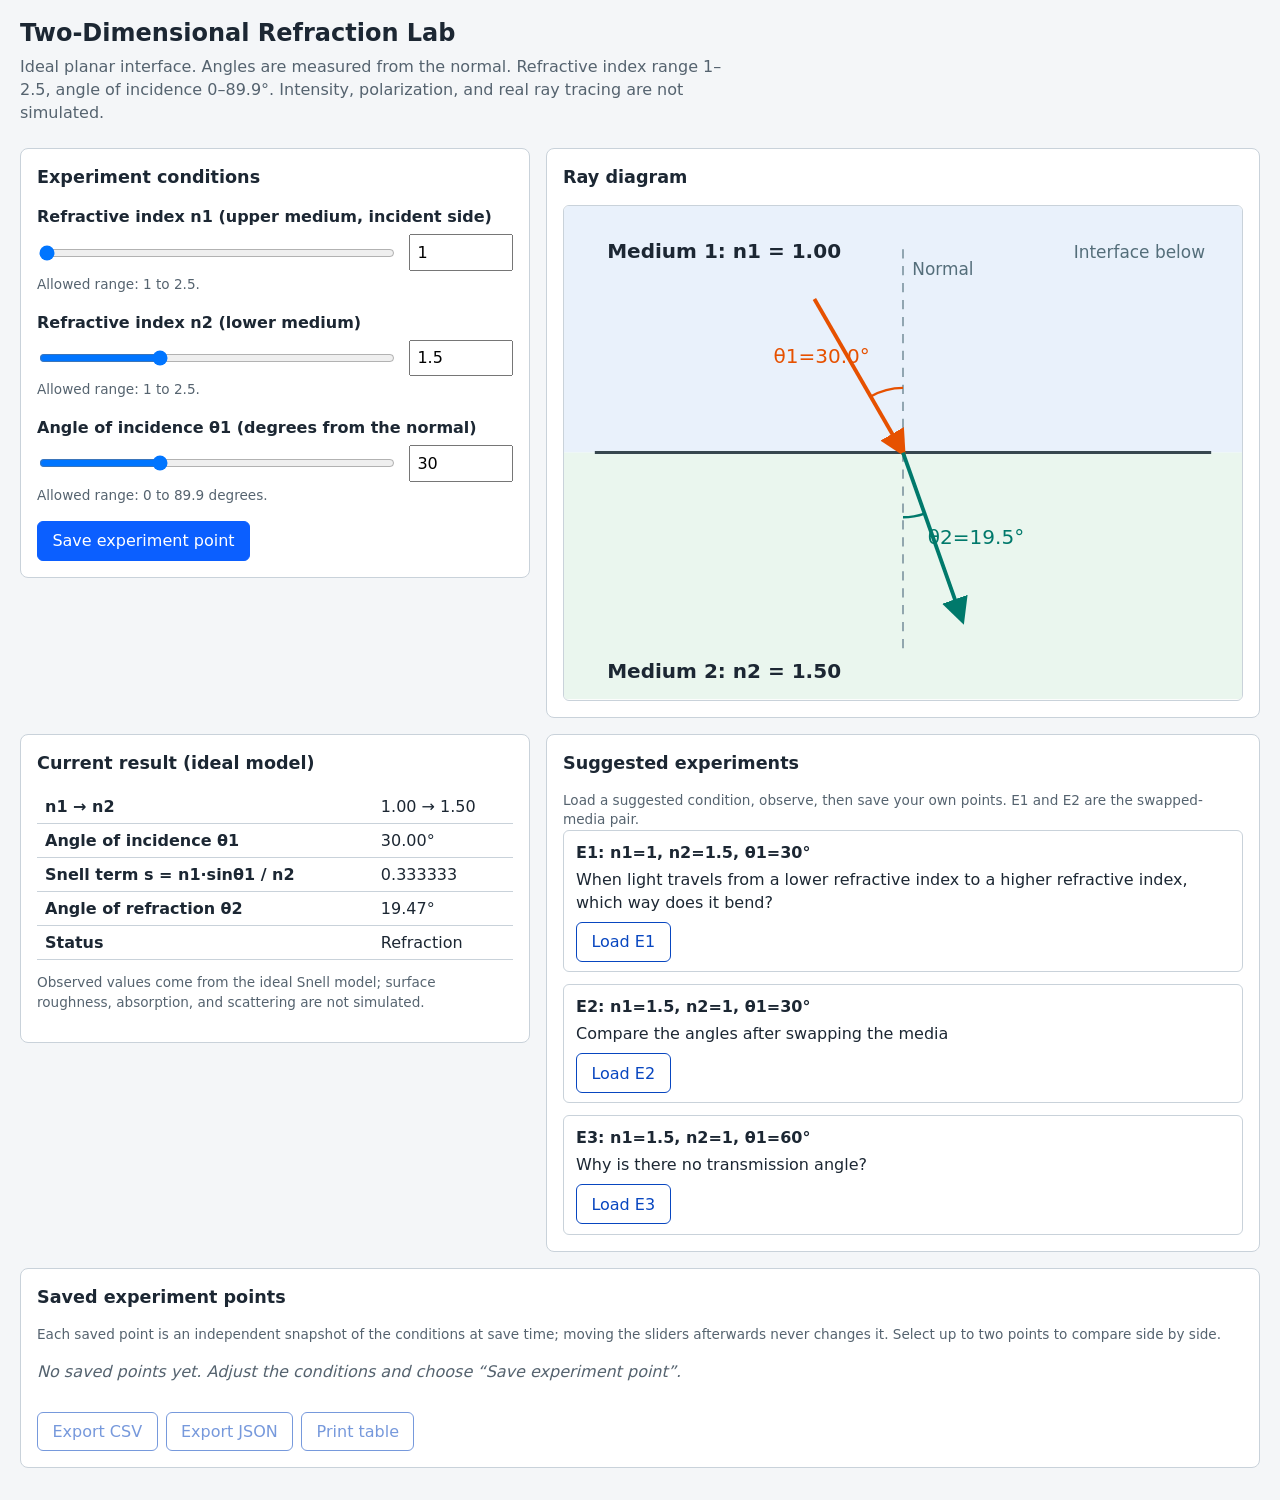
<file: VisualArtifactSpec/assets/cases/comparisons/web-interfaces-042/kimi/index.html>
<!DOCTYPE html>
<html lang="en">
<head>
  <meta charset="UTF-8">
  <meta name="viewport" content="width=device-width, initial-scale=1.0">
  <title>Two-Dimensional Refraction Lab</title>
  <link rel="stylesheet" href="styles.css">
</head>
<body>
  <header class="site-header">
    <h1>Two-Dimensional Refraction Lab</h1>
    <p class="tagline">
      Ideal planar interface. Angles are measured from the normal.
      Refractive index range 1–2.5, angle of incidence 0–89.9&deg;.
      Intensity, polarization, and real ray tracing are not simulated.
    </p>
  </header>

  <main class="layout">
    <section class="panel controls" aria-labelledby="controls-heading">
      <h2 id="controls-heading">Experiment conditions</h2>

      <div class="control-group">
        <label for="n1-slider">Refractive index n1 (upper medium, incident side)</label>
        <div class="control-row">
          <input type="range" id="n1-slider" min="1" max="2.5" step="0.01" value="1"
                 aria-describedby="n1-hint">
          <input type="number" id="n1-number" min="1" max="2.5" step="0.01" value="1"
                 aria-label="Refractive index n1, numeric input">
        </div>
        <p class="hint" id="n1-hint">Allowed range: 1 to 2.5.</p>
        <p class="field-error" id="n1-error" role="alert" hidden></p>
      </div>

      <div class="control-group">
        <label for="n2-slider">Refractive index n2 (lower medium)</label>
        <div class="control-row">
          <input type="range" id="n2-slider" min="1" max="2.5" step="0.01" value="1.5"
                 aria-describedby="n2-hint">
          <input type="number" id="n2-number" min="1" max="2.5" step="0.01" value="1.5"
                 aria-label="Refractive index n2, numeric input">
        </div>
        <p class="hint" id="n2-hint">Allowed range: 1 to 2.5.</p>
        <p class="field-error" id="n2-error" role="alert" hidden></p>
      </div>

      <div class="control-group">
        <label for="angle-slider">Angle of incidence &theta;1 (degrees from the normal)</label>
        <div class="control-row">
          <input type="range" id="angle-slider" min="0" max="89.9" step="0.1" value="30"
                 aria-describedby="angle-hint">
          <input type="number" id="angle-number" min="0" max="89.9" step="0.1" value="30"
                 aria-label="Angle of incidence in degrees, numeric input">
        </div>
        <p class="hint" id="angle-hint">Allowed range: 0 to 89.9 degrees.</p>
        <p class="field-error" id="angle-error" role="alert" hidden></p>
      </div>

      <button type="button" id="save-point" class="primary">Save experiment point</button>
      <p id="live-announce" class="visually-hidden" aria-live="polite"></p>
    </section>

    <section class="panel diagram" aria-labelledby="diagram-heading">
      <h2 id="diagram-heading">Ray diagram</h2>
      <svg id="ray-diagram" viewBox="0 0 440 320" role="img"
           aria-labelledby="diagram-title diagram-desc">
        <title id="diagram-title">Refraction ray diagram</title>
        <desc id="diagram-desc">Animated diagram of the incident and refracted rays at a planar interface.</desc>
      </svg>
    </section>

    <section class="panel results" aria-labelledby="results-heading">
      <h2 id="results-heading">Current result (ideal model)</h2>
      <table class="result-table">
        <tbody>
          <tr><th scope="row">n1 &rarr; n2</th><td id="res-media"></td></tr>
          <tr><th scope="row">Angle of incidence &theta;1</th><td id="res-theta1"></td></tr>
          <tr><th scope="row">Snell term s = n1&middot;sin&theta;1 / n2</th><td id="res-s"></td></tr>
          <tr><th scope="row">Angle of refraction &theta;2</th><td id="res-theta2"></td></tr>
          <tr><th scope="row">Status</th><td id="res-status"></td></tr>
          <tr id="critical-row"><th scope="row">Critical angle &theta;c</th><td id="res-critical"></td></tr>
        </tbody>
      </table>
      <p class="note">Observed values come from the ideal Snell model; surface roughness,
        absorption, and scattering are not simulated.</p>
    </section>

    <section class="panel suggested" aria-labelledby="suggested-heading">
      <h2 id="suggested-heading">Suggested experiments</h2>
      <p class="hint">Load a suggested condition, observe, then save your own points.
        E1 and E2 are the swapped-media pair.</p>
      <ul id="experiment-list" class="experiment-list"></ul>
    </section>

    <section class="panel saved" aria-labelledby="saved-heading">
      <h2 id="saved-heading">Saved experiment points</h2>
      <p class="hint">Each saved point is an independent snapshot of the conditions at save
        time; moving the sliders afterwards never changes it. Select up to two points to
        compare side by side.</p>
      <p id="saved-empty" class="empty-state">No saved points yet. Adjust the conditions and
        choose &ldquo;Save experiment point&rdquo;.</p>
      <div class="table-scroll">
        <table class="saved-table" id="saved-table" hidden>
          <caption class="visually-hidden">Saved experiment points with complete conditions and results</caption>
          <thead>
            <tr>
              <th scope="col">Compare</th>
              <th scope="col">Point</th>
              <th scope="col">n1</th>
              <th scope="col">n2</th>
              <th scope="col">&theta;1 (&deg;)</th>
              <th scope="col">&theta;2 (&deg;)</th>
              <th scope="col">Status</th>
              <th scope="col">&theta;c (&deg;)</th>
              <th scope="col">Delete</th>
            </tr>
          </thead>
          <tbody id="saved-tbody"></tbody>
        </table>
      </div>
      <div class="export-row">
        <button type="button" id="export-csv">Export CSV</button>
        <button type="button" id="export-json">Export JSON</button>
        <button type="button" id="print-table">Print table</button>
      </div>
      <p class="field-error" id="export-error" role="alert" hidden></p>

      <div id="compare-panel" class="compare-panel" hidden>
        <h3>Side-by-side comparison</h3>
        <div class="compare-grid" id="compare-grid"></div>
      </div>
    </section>
  </main>

  <script src="physics.js"></script>
  <script src="data/experiments.js"></script>
  <script src="app.js"></script>
</body>
</html>
</file>
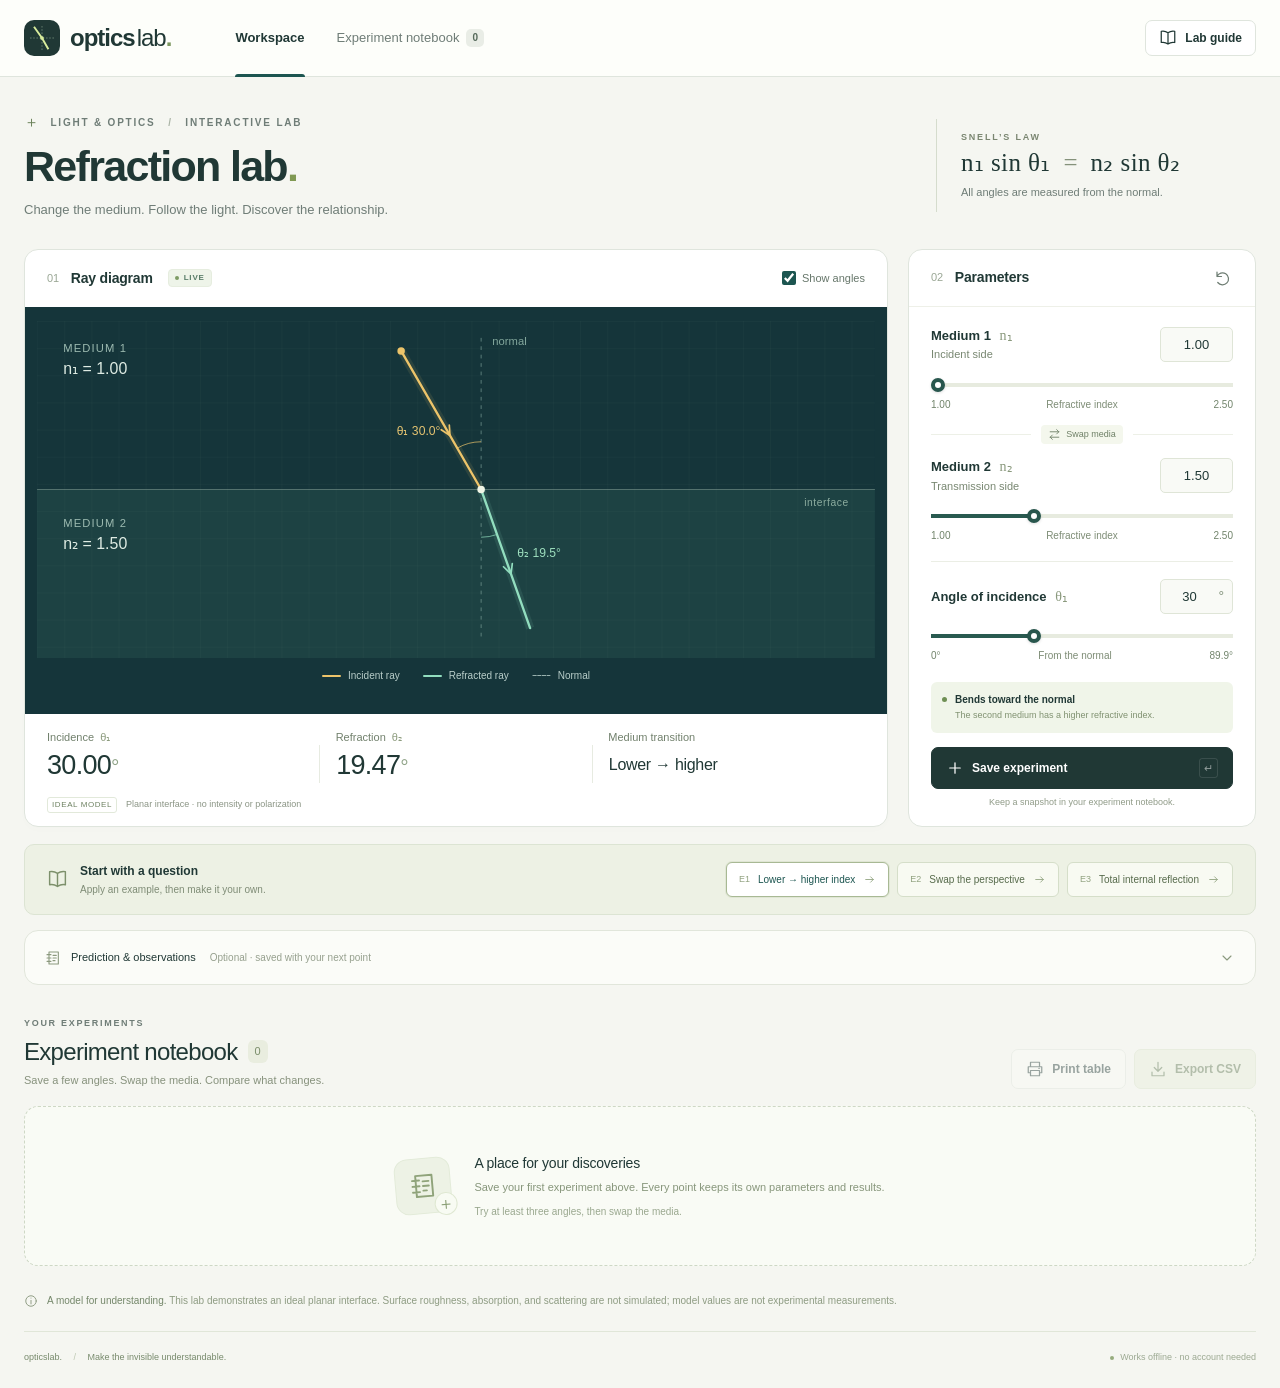
<file: VisualArtifactSpec/assets/cases/comparisons/web-interfaces-042/sol/index.html>
<!doctype html>
<html lang="en">
<head>
  <meta charset="utf-8">
  <meta name="viewport" content="width=device-width, initial-scale=1">
  <meta name="theme-color" content="#173c3d">
  <meta name="description" content="Explore Snell’s law, compare saved experiments, and print or export your refraction notebook. Works locally offline.">
  <title>Refraction lab · Optics lab</title>
  <link rel="icon" href="data:image/svg+xml,%3Csvg xmlns='http://www.w3.org/2000/svg' viewBox='0 0 40 40'%3E%3Crect width='40' height='40' rx='10' fill='%23173c3d'/%3E%3Cpath d='M9 8L20 20L28 33M5 20H35' fill='none' stroke='%23d7ef8b' stroke-width='3'/%3E%3C/svg%3E">
  <link rel="stylesheet" href="styles.css">
  <script type="module" src="app.js"></script>
</head>
<body>
  <svg class="icon-definitions" xmlns="http://www.w3.org/2000/svg" aria-hidden="true">
    <symbol id="i-book" viewBox="0 0 24 24"><path d="M12 5v15M12 5C8 2 3 3 3 3v15s5-1 9 2c4-3 9-2 9-2V3s-5-1-9 2Z"/></symbol>
    <symbol id="i-swap" viewBox="0 0 24 24"><path d="M4 7h16m-4-4 4 4-4 4M20 17H4m4-4-4 4 4 4"/></symbol>
    <symbol id="i-reset" viewBox="0 0 24 24"><path d="M4 10a8 8 0 1 1 1 8M4 4v6h6"/></symbol>
    <symbol id="i-plus" viewBox="0 0 24 24"><path d="M12 5v14M5 12h14"/></symbol>
    <symbol id="i-download" viewBox="0 0 24 24"><path d="M12 3v12m-5-5 5 5 5-5M4 16v5h16v-5"/></symbol>
    <symbol id="i-print" viewBox="0 0 24 24"><path d="M6 9V3h12v6M6 17H3V9h18v8h-3M6 14h12v7H6Z"/><path d="M17 11h1"/></symbol>
    <symbol id="i-compare" viewBox="0 0 24 24"><path d="M3 5h7v14H3zM14 5h7v14h-7zM12 2v20"/></symbol>
    <symbol id="i-arrow" viewBox="0 0 24 24"><path d="M5 12h14m-5-5 5 5-5 5"/></symbol>
    <symbol id="i-check" viewBox="0 0 24 24"><path d="m5 12 4 4L19 6"/></symbol>
    <symbol id="i-close" viewBox="0 0 24 24"><path d="m6 6 12 12M6 18 18 6"/></symbol>
    <symbol id="i-trash" viewBox="0 0 24 24"><path d="M3 6h18M9 6V3h6v3M6 6l1 15h10l1-15M10 10v7M14 10v7"/></symbol>
    <symbol id="i-note" viewBox="0 0 24 24"><path d="M6 3h14v18H6zM3 7h6M3 12h6M3 17h6M12 8h5M12 12h5M12 16h3"/></symbol>
    <symbol id="i-chevron" viewBox="0 0 24 24"><path d="m6 9 6 6 6-6"/></symbol>
    <symbol id="i-info" viewBox="0 0 24 24"><circle cx="12" cy="12" r="9"/><path d="M12 11v6M12 7h.01"/></symbol>
  </svg>

  <a class="skip-link" href="#workspace">Skip to the lab</a>
  <header class="site-header">
    <div class="header-inner">
      <a class="brand" href="#workspace" aria-label="Optics lab workspace">
        <span class="brand-mark" aria-hidden="true"><svg viewBox="0 0 40 40"><path class="logo-normal" d="M5 20h30M20 5v30"/><path class="logo-ray" d="M10 6 20 20l8 14"/><circle cx="20" cy="20" r="2.3"/></svg></span>
        <span>optics<span class="brand-light">lab</span><span class="brand-dot">.</span></span>
      </a>
      <nav class="main-nav" aria-label="Main navigation">
        <a class="nav-active" href="#workspace">Workspace</a>
        <a href="#notebook">Experiment notebook <span id="nav-count" class="nav-count">0</span></a>
      </nav>
      <button class="button guide-button" id="open-guide"><svg class="icon"><use href="#i-book"/></svg><span>Lab guide</span></button>
    </div>
  </header>

  <main class="page-shell">
    <div id="storage-notice" class="notice warning" role="alert" hidden>
      <svg class="icon"><use href="#i-info"/></svg>
      <div><p id="storage-message"></p><button id="recovery-button" class="text-button" hidden>Download stored data</button></div>
    </div>
    <section class="page-intro" aria-labelledby="page-title">
      <div>
        <p class="eyebrow"><span class="tiny-cross" aria-hidden="true">＋</span> LIGHT &amp; OPTICS <span class="eyebrow-divider">/</span> INTERACTIVE LAB</p>
        <h1 id="page-title">Refraction lab<span class="title-dot">.</span></h1>
        <p class="intro-copy">Change the medium. Follow the light. Discover the relationship.</p>
      </div>
      <div class="law-card">
        <span class="eyebrow">SNELL’S LAW</span>
        <div class="equation">n₁ sin θ₁ <span>=</span> n₂ sin θ₂</div>
        <p>All angles are measured from the normal.</p>
      </div>
    </section>

    <section id="workspace" class="workbench" aria-label="Refraction workspace" tabindex="-1">
      <div class="diagram-card card">
        <div class="card-heading diagram-heading">
          <h2><span class="section-number">01</span> Ray diagram <span class="live-badge"><span></span> LIVE</span></h2>
          <label class="angles-toggle"><input id="show-angles" type="checkbox" checked><span>Show angles</span></label>
        </div>
        <div class="diagram-stage">
          <svg id="ray-diagram" viewBox="0 0 820 360" role="img" aria-labelledby="ray-title ray-description">
            <title id="ray-title">Live ideal refraction diagram</title>
            <desc id="ray-description">The incident and refracted rays meet at a planar interface.</desc>
          </svg>
          <div class="ray-legend" aria-label="Diagram legend">
            <span><i class="legend-line incident"></i>Incident ray</span>
            <span id="transmitted-legend"><i class="legend-line refracted"></i>Refracted ray</span>
            <span id="reflected-legend" hidden><i class="legend-line reflected"></i>Reflected ray</span>
            <span><i class="legend-line normal"></i>Normal</span>
          </div>
        </div>
        <div class="model-readout">
          <table aria-label="Current ideal-model numerical results">
            <caption class="sr-only">Ideal-model results; these are calculated, not measured.</caption>
            <thead><tr><th scope="col">Incidence <span>θ₁</span></th><th scope="col" id="refraction-heading">Refraction <span>θ₂</span></th><th scope="col" id="third-heading">Medium transition</th></tr></thead>
            <tbody><tr><td id="incidence-result">30.00<span>°</span></td><td id="refraction-result">19.47<span>°</span></td><td id="critical-result" class="text-result">Lower → higher</td></tr></tbody>
          </table>
          <div class="readout-caption"><span class="model-tag">IDEAL MODEL</span><span>Planar interface · no intensity or polarization</span></div>
        </div>
      </div>

      <aside class="parameters-card card" aria-labelledby="parameters-title">
        <div class="card-heading"><h2 id="parameters-title"><span class="section-number">02</span> Parameters</h2><button id="reset" class="icon-button" aria-label="Reset parameters to the first example" title="Reset parameters"><svg class="icon"><use href="#i-reset"/></svg></button></div>
        <div class="parameter-body">
          <div class="parameter-group">
            <div class="field-heading"><label for="n1-number">Medium 1 <span class="symbol">n₁</span><small>Incident side</small></label><input id="n1-number" class="number-input" type="number" min="1" max="2.5" step="any" value="1.00" aria-describedby="n1-hint n1-error" inputmode="decimal"></div>
            <input id="n1-range" class="parameter-slider" type="range" min="1" max="2.5" step="0.01" value="1" aria-label="Medium 1 refractive index slider" aria-describedby="n1-hint">
            <div class="range-scale" id="n1-hint"><span>1.00</span><span>Refractive index</span><span>2.50</span></div>
            <p id="n1-error" class="field-error" hidden></p>
          </div>
          <div class="swap-row"><span></span><button id="swap-media" class="swap-button"><svg class="icon"><use href="#i-swap"/></svg>Swap media</button><span></span></div>
          <div class="parameter-group">
            <div class="field-heading"><label for="n2-number">Medium 2 <span class="symbol">n₂</span><small>Transmission side</small></label><input id="n2-number" class="number-input" type="number" min="1" max="2.5" step="any" value="1.50" aria-describedby="n2-hint n2-error" inputmode="decimal"></div>
            <input id="n2-range" class="parameter-slider" type="range" min="1" max="2.5" step="0.01" value="1.5" aria-label="Medium 2 refractive index slider" aria-describedby="n2-hint">
            <div class="range-scale" id="n2-hint"><span>1.00</span><span>Refractive index</span><span>2.50</span></div>
            <p id="n2-error" class="field-error" hidden></p>
          </div>
          <div class="parameter-group angle-group">
            <div class="field-heading"><label for="angle-number">Angle of incidence <span class="symbol">θ₁</span></label><span class="degree-input"><input id="angle-number" class="number-input" type="number" min="0" max="89.9" step="any" value="30" aria-describedby="angle-hint angle-error" inputmode="decimal"><span aria-hidden="true">°</span></span></div>
            <input id="angle-range" class="parameter-slider" type="range" min="0" max="89.9" step="0.1" value="30" aria-label="Angle of incidence slider" aria-describedby="angle-hint">
            <div class="range-scale" id="angle-hint"><span>0°</span><span>From the normal</span><span>89.9°</span></div>
            <p id="angle-error" class="field-error" hidden></p>
            <button id="use-critical" class="text-button critical-button" hidden>Set incidence to the critical angle <svg class="icon"><use href="#i-arrow"/></svg></button>
          </div>
          <div id="behavior-note" class="behavior-note"><span class="behavior-dot"></span><div><strong id="behavior-title">Bends toward the normal</strong><p id="behavior-description">The second medium has a higher refractive index.</p></div></div>
          <button id="save-point" class="button primary save-button"><svg class="icon"><use href="#i-plus"/></svg>Save experiment<span class="key-hint" aria-hidden="true">↵</span></button>
          <p class="save-caption">Keep a snapshot in your experiment notebook.</p>
        </div>
      </aside>
    </section>

    <section class="explore-strip" aria-labelledby="explore-title">
      <div class="explore-intro"><svg class="icon"><use href="#i-book"/></svg><div><h2 id="explore-title">Start with a question</h2><p>Apply an example, then make it your own.</p></div></div>
      <div id="example-buttons" class="example-buttons" aria-label="Guided experiment examples"><span class="examples-loading">Loading local examples…</span></div>
    </section>
    <p id="example-question" class="example-question" hidden></p>

    <details class="notes-card card" id="draft-notes">
      <summary><span><svg class="icon"><use href="#i-note"/></svg><strong>Prediction &amp; observations</strong><span class="optional-label">Optional · saved with your next point</span></span><svg class="icon details-chevron"><use href="#i-chevron"/></svg></summary>
      <div class="notes-body">
        <div class="notes-field"><label for="prediction">Your prediction</label><textarea id="prediction" rows="3" placeholder="Before adjusting the angle, what do you think will happen?"></textarea><p>Write your prediction first, then observe the model.</p></div>
        <div class="notes-field"><label for="observed-angle">Measured refraction angle <span class="muted">(°)</span></label><input id="observed-angle" type="number" min="0" max="90" step="any" inputmode="decimal" placeholder="Leave blank if not measured" aria-describedby="observed-hint observed-error"><p id="observed-hint">An optional measurement from a separate physical experiment. Blank means not recorded.</p><p id="observed-error" class="field-error" hidden></p></div>
        <div class="notes-field"><label for="observation">Observation notes</label><textarea id="observation" rows="3" placeholder="Describe what you noticed or measured."></textarea><p>Calculated results and your measurements stay separate.</p></div>
      </div>
    </details>

    <section id="notebook" class="notebook-section" aria-labelledby="notebook-title" tabindex="-1">
      <div class="section-heading">
        <div><p class="eyebrow">YOUR EXPERIMENTS</p><h2 id="notebook-title">Experiment notebook <span id="notebook-count" class="count-badge">0</span></h2><p>Save a few angles. Swap the media. Compare what changes.</p></div>
        <div class="notebook-actions"><button id="print-table" class="button" title="Print all saved experiments" disabled><svg class="icon"><use href="#i-print"/></svg>Print table</button><button id="export-csv" class="button export-button" title="Export all saved experiments as CSV" disabled><svg class="icon"><use href="#i-download"/></svg>Export CSV</button></div>
      </div>
      <div id="notebook-empty" class="notebook-empty card"><div class="empty-icon"><svg class="icon"><use href="#i-note"/></svg><span>＋</span></div><div><h3>A place for your discoveries</h3><p>Save your first experiment above. Every point keeps its own parameters and results.</p><span class="empty-tip">Try at least three angles, then swap the media.</span></div></div>
      <div id="notebook-data" class="notebook-data card" hidden>
        <div class="notebook-toolbar"><span id="selection-help">Select 2–3 points to compare side by side.</span><button id="compare-points" class="button compare-button" disabled><svg class="icon"><use href="#i-compare"/></svg><span id="compare-label">Compare points</span></button></div>
        <div class="table-wrap"><table class="experiment-table" aria-label="Saved experiment conditions and ideal-model results"><caption class="sr-only">Every row is an independent snapshot. Model angles are calculated; measurements are entered by you.</caption><thead><tr><th scope="col"><span class="sr-only">Select</span></th><th scope="col">Point</th><th scope="col">Media <span>n₁ → n₂</span></th><th scope="col">Incidence <span>θ₁</span></th><th scope="col">Model refraction <span>θ₂</span></th><th scope="col">Critical angle <span>θc</span></th><th scope="col">Measured <span>θ₂</span></th><th scope="col">Result</th><th scope="col"><span class="sr-only">Actions</span></th></tr></thead><tbody id="experiment-rows"></tbody></table></div>
        <div class="table-footer"><span><span class="small-dot"></span><span id="persistence-label">Saved on this device</span></span><span>— = not defined · Not recorded = no measurement entered</span></div>
      </div>
      <div id="comparison" class="comparison-section" hidden>
        <div class="comparison-heading"><div><p class="eyebrow">LOOK CLOSER</p><h3>Side-by-side comparison</h3></div><button id="close-comparison" class="button"><svg class="icon"><use href="#i-close"/></svg>Close comparison</button></div>
        <div id="comparison-cards" class="comparison-cards"></div>
      </div>
    </section>

    <div class="learning-note"><svg class="icon"><use href="#i-info"/></svg><p><strong>A model for understanding.</strong> This lab demonstrates an ideal planar interface. Surface roughness, absorption, and scattering are not simulated; model values are not experimental measurements.</p></div>
    <footer class="site-footer"><span>opticslab. <span class="footer-divider">/</span> Make the invisible understandable.</span><span><span class="offline-dot"></span>Works offline · no account needed</span></footer>
  </main>

  <div id="action-feedback" class="toast" role="status" aria-live="polite" aria-atomic="true" hidden><svg class="icon"><use href="#i-check"/></svg><span id="feedback-message"></span><button id="undo-delete" class="toast-undo" hidden>Undo</button><button id="dismiss-feedback" class="icon-button" aria-label="Dismiss notification"><svg class="icon"><use href="#i-close"/></svg></button></div>

  <dialog id="guide-dialog" class="guide-dialog" aria-labelledby="guide-title">
    <div class="dialog-heading"><span class="eyebrow">LIGHT &amp; OPTICS</span><button id="close-guide" class="icon-button" aria-label="Close lab guide"><svg class="icon"><use href="#i-close"/></svg></button></div>
    <h2 id="guide-title">Follow the light.</h2><p class="dialog-intro">Use this workspace to explore Snell’s law and keep evidence of what you discover.</p>
    <ol class="guide-steps"><li><span>01</span><div><h3>Make a prediction</h3><p>Open Prediction &amp; observations and write what you expect before changing the angle.</p></div></li><li><span>02</span><div><h3>Change one condition</h3><p>Use a slider or type a number. Indices range from 1 to 2.5; incidence ranges from 0° to 89.9°, measured from the normal.</p></div></li><li><span>03</span><div><h3>Save and compare</h3><p>Try at least three angles, then swap the media and measure again. Any number of points may be saved. Select two or three for comparison.</p></div></li></ol>
    <div class="guide-model"><h3>The ideal model</h3><p class="equation">s = n₁ sin θ₁ / n₂</p><p>If s &gt; 1 + 10⁻¹⁰, total internal reflection occurs and no refraction angle is defined. Otherwise, θ₂ = asin(min(1, s)). At the critical point, θ₂ = 90°.</p><p>A critical angle, θc = asin(n₂ / n₁), exists only when n₁ &gt; n₂. During total internal reflection, the reflected angle equals the incident angle.</p></div>
    <p class="guide-footnote">The notebook labels calculated values as model results. Add separate physical measurements if available. The diagram shows geometry only: no intensity, polarization, or real ray tracing.</p>
    <button id="guide-start" class="button primary">Back to the lab<svg class="icon"><use href="#i-arrow"/></svg></button>
  </dialog>
  <noscript><div class="noscript-notice">JavaScript is required for the interactive lab. Enable JavaScript and reload; no internet connection is needed.</div></noscript>
</body>
</html>
</file>
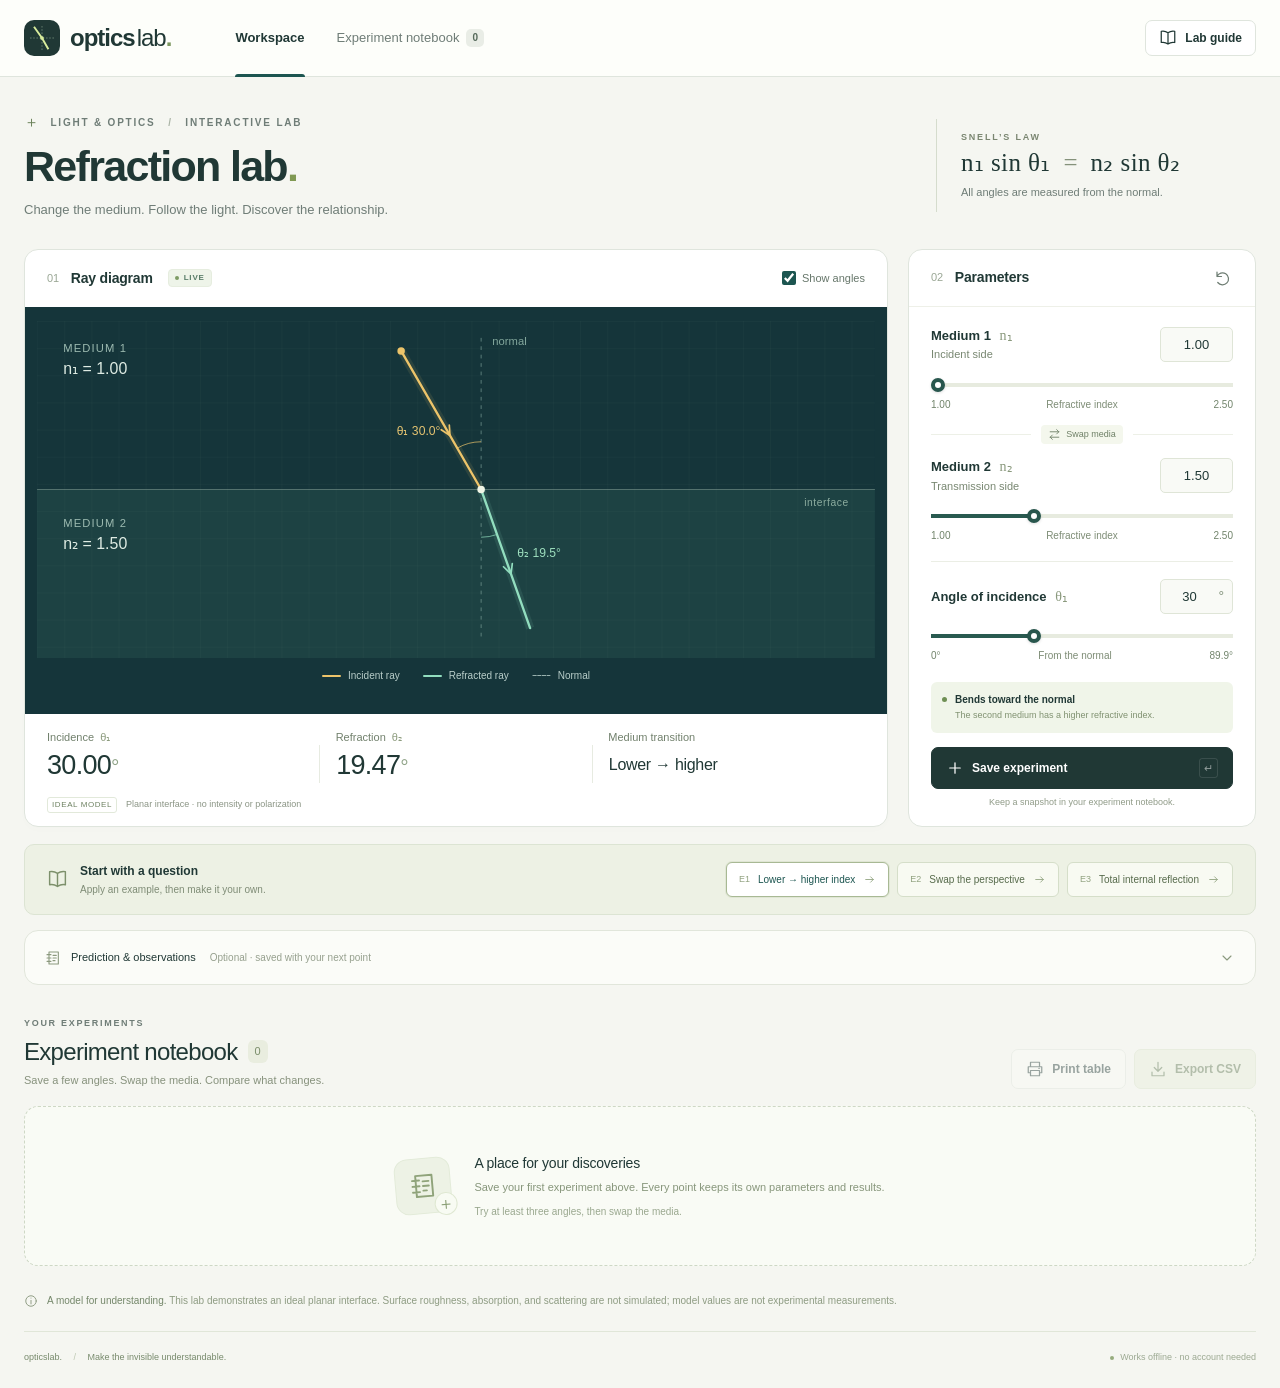
<file: VisualArtifactSpec/assets/cases/comparisons/web-interfaces-042/sol/preview.html>
<!doctype html>
<html lang="en">
<head>
  <meta charset="utf-8">
  <meta name="viewport" content="width=device-width, initial-scale=1">
  <meta name="theme-color" content="#173c3d">
  <meta name="description" content="Explore Snell’s law, compare saved experiments, and print or export your refraction notebook. Works locally offline.">
  <title>Refraction lab · Optics lab</title>
  <link rel="icon" href="data:image/svg+xml,%3Csvg xmlns='http://www.w3.org/2000/svg' viewBox='0 0 40 40'%3E%3Crect width='40' height='40' rx='10' fill='%23173c3d'/%3E%3Cpath d='M9 8L20 20L28 33M5 20H35' fill='none' stroke='%23d7ef8b' stroke-width='3'/%3E%3C/svg%3E">
  <link rel="stylesheet" href="styles.css">
  <script defer src="preview-bundle.js"></script>
</head>
<body>
  <svg class="icon-definitions" xmlns="http://www.w3.org/2000/svg" aria-hidden="true">
    <symbol id="i-book" viewBox="0 0 24 24"><path d="M12 5v15M12 5C8 2 3 3 3 3v15s5-1 9 2c4-3 9-2 9-2V3s-5-1-9 2Z"/></symbol>
    <symbol id="i-swap" viewBox="0 0 24 24"><path d="M4 7h16m-4-4 4 4-4 4M20 17H4m4-4-4 4 4 4"/></symbol>
    <symbol id="i-reset" viewBox="0 0 24 24"><path d="M4 10a8 8 0 1 1 1 8M4 4v6h6"/></symbol>
    <symbol id="i-plus" viewBox="0 0 24 24"><path d="M12 5v14M5 12h14"/></symbol>
    <symbol id="i-download" viewBox="0 0 24 24"><path d="M12 3v12m-5-5 5 5 5-5M4 16v5h16v-5"/></symbol>
    <symbol id="i-print" viewBox="0 0 24 24"><path d="M6 9V3h12v6M6 17H3V9h18v8h-3M6 14h12v7H6Z"/><path d="M17 11h1"/></symbol>
    <symbol id="i-compare" viewBox="0 0 24 24"><path d="M3 5h7v14H3zM14 5h7v14h-7zM12 2v20"/></symbol>
    <symbol id="i-arrow" viewBox="0 0 24 24"><path d="M5 12h14m-5-5 5 5-5 5"/></symbol>
    <symbol id="i-check" viewBox="0 0 24 24"><path d="m5 12 4 4L19 6"/></symbol>
    <symbol id="i-close" viewBox="0 0 24 24"><path d="m6 6 12 12M6 18 18 6"/></symbol>
    <symbol id="i-trash" viewBox="0 0 24 24"><path d="M3 6h18M9 6V3h6v3M6 6l1 15h10l1-15M10 10v7M14 10v7"/></symbol>
    <symbol id="i-note" viewBox="0 0 24 24"><path d="M6 3h14v18H6zM3 7h6M3 12h6M3 17h6M12 8h5M12 12h5M12 16h3"/></symbol>
    <symbol id="i-chevron" viewBox="0 0 24 24"><path d="m6 9 6 6 6-6"/></symbol>
    <symbol id="i-info" viewBox="0 0 24 24"><circle cx="12" cy="12" r="9"/><path d="M12 11v6M12 7h.01"/></symbol>
  </svg>

  <a class="skip-link" href="#workspace">Skip to the lab</a>
  <header class="site-header">
    <div class="header-inner">
      <a class="brand" href="#workspace" aria-label="Optics lab workspace">
        <span class="brand-mark" aria-hidden="true"><svg viewBox="0 0 40 40"><path class="logo-normal" d="M5 20h30M20 5v30"/><path class="logo-ray" d="M10 6 20 20l8 14"/><circle cx="20" cy="20" r="2.3"/></svg></span>
        <span>optics<span class="brand-light">lab</span><span class="brand-dot">.</span></span>
      </a>
      <nav class="main-nav" aria-label="Main navigation">
        <a class="nav-active" href="#workspace">Workspace</a>
        <a href="#notebook">Experiment notebook <span id="nav-count" class="nav-count">0</span></a>
      </nav>
      <button class="button guide-button" id="open-guide"><svg class="icon"><use href="#i-book"/></svg><span>Lab guide</span></button>
    </div>
  </header>

  <main class="page-shell">
    <div id="storage-notice" class="notice warning" role="alert" hidden>
      <svg class="icon"><use href="#i-info"/></svg>
      <div><p id="storage-message"></p><button id="recovery-button" class="text-button" hidden>Download stored data</button></div>
    </div>
    <section class="page-intro" aria-labelledby="page-title">
      <div>
        <p class="eyebrow"><span class="tiny-cross" aria-hidden="true">＋</span> LIGHT &amp; OPTICS <span class="eyebrow-divider">/</span> INTERACTIVE LAB</p>
        <h1 id="page-title">Refraction lab<span class="title-dot">.</span></h1>
        <p class="intro-copy">Change the medium. Follow the light. Discover the relationship.</p>
      </div>
      <div class="law-card">
        <span class="eyebrow">SNELL’S LAW</span>
        <div class="equation">n₁ sin θ₁ <span>=</span> n₂ sin θ₂</div>
        <p>All angles are measured from the normal.</p>
      </div>
    </section>

    <section id="workspace" class="workbench" aria-label="Refraction workspace" tabindex="-1">
      <div class="diagram-card card">
        <div class="card-heading diagram-heading">
          <h2><span class="section-number">01</span> Ray diagram <span class="live-badge"><span></span> LIVE</span></h2>
          <label class="angles-toggle"><input id="show-angles" type="checkbox" checked><span>Show angles</span></label>
        </div>
        <div class="diagram-stage">
          <svg id="ray-diagram" viewBox="0 0 820 360" role="img" aria-labelledby="ray-title ray-description">
            <title id="ray-title">Live ideal refraction diagram</title>
            <desc id="ray-description">The incident and refracted rays meet at a planar interface.</desc>
          </svg>
          <div class="ray-legend" aria-label="Diagram legend">
            <span><i class="legend-line incident"></i>Incident ray</span>
            <span id="transmitted-legend"><i class="legend-line refracted"></i>Refracted ray</span>
            <span id="reflected-legend" hidden><i class="legend-line reflected"></i>Reflected ray</span>
            <span><i class="legend-line normal"></i>Normal</span>
          </div>
        </div>
        <div class="model-readout">
          <table aria-label="Current ideal-model numerical results">
            <caption class="sr-only">Ideal-model results; these are calculated, not measured.</caption>
            <thead><tr><th scope="col">Incidence <span>θ₁</span></th><th scope="col" id="refraction-heading">Refraction <span>θ₂</span></th><th scope="col" id="third-heading">Medium transition</th></tr></thead>
            <tbody><tr><td id="incidence-result">30.00<span>°</span></td><td id="refraction-result">19.47<span>°</span></td><td id="critical-result" class="text-result">Lower → higher</td></tr></tbody>
          </table>
          <div class="readout-caption"><span class="model-tag">IDEAL MODEL</span><span>Planar interface · no intensity or polarization</span></div>
        </div>
      </div>

      <aside class="parameters-card card" aria-labelledby="parameters-title">
        <div class="card-heading"><h2 id="parameters-title"><span class="section-number">02</span> Parameters</h2><button id="reset" class="icon-button" aria-label="Reset parameters to the first example" title="Reset parameters"><svg class="icon"><use href="#i-reset"/></svg></button></div>
        <div class="parameter-body">
          <div class="parameter-group">
            <div class="field-heading"><label for="n1-number">Medium 1 <span class="symbol">n₁</span><small>Incident side</small></label><input id="n1-number" class="number-input" type="number" min="1" max="2.5" step="any" value="1.00" aria-describedby="n1-hint n1-error" inputmode="decimal"></div>
            <input id="n1-range" class="parameter-slider" type="range" min="1" max="2.5" step="0.01" value="1" aria-label="Medium 1 refractive index slider" aria-describedby="n1-hint">
            <div class="range-scale" id="n1-hint"><span>1.00</span><span>Refractive index</span><span>2.50</span></div>
            <p id="n1-error" class="field-error" hidden></p>
          </div>
          <div class="swap-row"><span></span><button id="swap-media" class="swap-button"><svg class="icon"><use href="#i-swap"/></svg>Swap media</button><span></span></div>
          <div class="parameter-group">
            <div class="field-heading"><label for="n2-number">Medium 2 <span class="symbol">n₂</span><small>Transmission side</small></label><input id="n2-number" class="number-input" type="number" min="1" max="2.5" step="any" value="1.50" aria-describedby="n2-hint n2-error" inputmode="decimal"></div>
            <input id="n2-range" class="parameter-slider" type="range" min="1" max="2.5" step="0.01" value="1.5" aria-label="Medium 2 refractive index slider" aria-describedby="n2-hint">
            <div class="range-scale" id="n2-hint"><span>1.00</span><span>Refractive index</span><span>2.50</span></div>
            <p id="n2-error" class="field-error" hidden></p>
          </div>
          <div class="parameter-group angle-group">
            <div class="field-heading"><label for="angle-number">Angle of incidence <span class="symbol">θ₁</span></label><span class="degree-input"><input id="angle-number" class="number-input" type="number" min="0" max="89.9" step="any" value="30" aria-describedby="angle-hint angle-error" inputmode="decimal"><span aria-hidden="true">°</span></span></div>
            <input id="angle-range" class="parameter-slider" type="range" min="0" max="89.9" step="0.1" value="30" aria-label="Angle of incidence slider" aria-describedby="angle-hint">
            <div class="range-scale" id="angle-hint"><span>0°</span><span>From the normal</span><span>89.9°</span></div>
            <p id="angle-error" class="field-error" hidden></p>
            <button id="use-critical" class="text-button critical-button" hidden>Set incidence to the critical angle <svg class="icon"><use href="#i-arrow"/></svg></button>
          </div>
          <div id="behavior-note" class="behavior-note"><span class="behavior-dot"></span><div><strong id="behavior-title">Bends toward the normal</strong><p id="behavior-description">The second medium has a higher refractive index.</p></div></div>
          <button id="save-point" class="button primary save-button"><svg class="icon"><use href="#i-plus"/></svg>Save experiment<span class="key-hint" aria-hidden="true">↵</span></button>
          <p class="save-caption">Keep a snapshot in your experiment notebook.</p>
        </div>
      </aside>
    </section>

    <section class="explore-strip" aria-labelledby="explore-title">
      <div class="explore-intro"><svg class="icon"><use href="#i-book"/></svg><div><h2 id="explore-title">Start with a question</h2><p>Apply an example, then make it your own.</p></div></div>
      <div id="example-buttons" class="example-buttons" aria-label="Guided experiment examples"><span class="examples-loading">Loading local examples…</span></div>
    </section>
    <p id="example-question" class="example-question" hidden></p>

    <details class="notes-card card" id="draft-notes">
      <summary><span><svg class="icon"><use href="#i-note"/></svg><strong>Prediction &amp; observations</strong><span class="optional-label">Optional · saved with your next point</span></span><svg class="icon details-chevron"><use href="#i-chevron"/></svg></summary>
      <div class="notes-body">
        <div class="notes-field"><label for="prediction">Your prediction</label><textarea id="prediction" rows="3" placeholder="Before adjusting the angle, what do you think will happen?"></textarea><p>Write your prediction first, then observe the model.</p></div>
        <div class="notes-field"><label for="observed-angle">Measured refraction angle <span class="muted">(°)</span></label><input id="observed-angle" type="number" min="0" max="90" step="any" inputmode="decimal" placeholder="Leave blank if not measured" aria-describedby="observed-hint observed-error"><p id="observed-hint">An optional measurement from a separate physical experiment. Blank means not recorded.</p><p id="observed-error" class="field-error" hidden></p></div>
        <div class="notes-field"><label for="observation">Observation notes</label><textarea id="observation" rows="3" placeholder="Describe what you noticed or measured."></textarea><p>Calculated results and your measurements stay separate.</p></div>
      </div>
    </details>

    <section id="notebook" class="notebook-section" aria-labelledby="notebook-title" tabindex="-1">
      <div class="section-heading">
        <div><p class="eyebrow">YOUR EXPERIMENTS</p><h2 id="notebook-title">Experiment notebook <span id="notebook-count" class="count-badge">0</span></h2><p>Save a few angles. Swap the media. Compare what changes.</p></div>
        <div class="notebook-actions"><button id="print-table" class="button" title="Print all saved experiments" disabled><svg class="icon"><use href="#i-print"/></svg>Print table</button><button id="export-csv" class="button export-button" title="Export all saved experiments as CSV" disabled><svg class="icon"><use href="#i-download"/></svg>Export CSV</button></div>
      </div>
      <div id="notebook-empty" class="notebook-empty card"><div class="empty-icon"><svg class="icon"><use href="#i-note"/></svg><span>＋</span></div><div><h3>A place for your discoveries</h3><p>Save your first experiment above. Every point keeps its own parameters and results.</p><span class="empty-tip">Try at least three angles, then swap the media.</span></div></div>
      <div id="notebook-data" class="notebook-data card" hidden>
        <div class="notebook-toolbar"><span id="selection-help">Select 2–3 points to compare side by side.</span><button id="compare-points" class="button compare-button" disabled><svg class="icon"><use href="#i-compare"/></svg><span id="compare-label">Compare points</span></button></div>
        <div class="table-wrap"><table class="experiment-table" aria-label="Saved experiment conditions and ideal-model results"><caption class="sr-only">Every row is an independent snapshot. Model angles are calculated; measurements are entered by you.</caption><thead><tr><th scope="col"><span class="sr-only">Select</span></th><th scope="col">Point</th><th scope="col">Media <span>n₁ → n₂</span></th><th scope="col">Incidence <span>θ₁</span></th><th scope="col">Model refraction <span>θ₂</span></th><th scope="col">Critical angle <span>θc</span></th><th scope="col">Measured <span>θ₂</span></th><th scope="col">Result</th><th scope="col"><span class="sr-only">Actions</span></th></tr></thead><tbody id="experiment-rows"></tbody></table></div>
        <div class="table-footer"><span><span class="small-dot"></span><span id="persistence-label">Saved on this device</span></span><span>— = not defined · Not recorded = no measurement entered</span></div>
      </div>
      <div id="comparison" class="comparison-section" hidden>
        <div class="comparison-heading"><div><p class="eyebrow">LOOK CLOSER</p><h3>Side-by-side comparison</h3></div><button id="close-comparison" class="button"><svg class="icon"><use href="#i-close"/></svg>Close comparison</button></div>
        <div id="comparison-cards" class="comparison-cards"></div>
      </div>
    </section>

    <div class="learning-note"><svg class="icon"><use href="#i-info"/></svg><p><strong>A model for understanding.</strong> This lab demonstrates an ideal planar interface. Surface roughness, absorption, and scattering are not simulated; model values are not experimental measurements.</p></div>
    <footer class="site-footer"><span>opticslab. <span class="footer-divider">/</span> Make the invisible understandable.</span><span><span class="offline-dot"></span>Works offline · no account needed</span></footer>
  </main>

  <div id="action-feedback" class="toast" role="status" aria-live="polite" aria-atomic="true" hidden><svg class="icon"><use href="#i-check"/></svg><span id="feedback-message"></span><button id="undo-delete" class="toast-undo" hidden>Undo</button><button id="dismiss-feedback" class="icon-button" aria-label="Dismiss notification"><svg class="icon"><use href="#i-close"/></svg></button></div>

  <dialog id="guide-dialog" class="guide-dialog" aria-labelledby="guide-title">
    <div class="dialog-heading"><span class="eyebrow">LIGHT &amp; OPTICS</span><button id="close-guide" class="icon-button" aria-label="Close lab guide"><svg class="icon"><use href="#i-close"/></svg></button></div>
    <h2 id="guide-title">Follow the light.</h2><p class="dialog-intro">Use this workspace to explore Snell’s law and keep evidence of what you discover.</p>
    <ol class="guide-steps"><li><span>01</span><div><h3>Make a prediction</h3><p>Open Prediction &amp; observations and write what you expect before changing the angle.</p></div></li><li><span>02</span><div><h3>Change one condition</h3><p>Use a slider or type a number. Indices range from 1 to 2.5; incidence ranges from 0° to 89.9°, measured from the normal.</p></div></li><li><span>03</span><div><h3>Save and compare</h3><p>Try at least three angles, then swap the media and measure again. Any number of points may be saved. Select two or three for comparison.</p></div></li></ol>
    <div class="guide-model"><h3>The ideal model</h3><p class="equation">s = n₁ sin θ₁ / n₂</p><p>If s &gt; 1 + 10⁻¹⁰, total internal reflection occurs and no refraction angle is defined. Otherwise, θ₂ = asin(min(1, s)). At the critical point, θ₂ = 90°.</p><p>A critical angle, θc = asin(n₂ / n₁), exists only when n₁ &gt; n₂. During total internal reflection, the reflected angle equals the incident angle.</p></div>
    <p class="guide-footnote">The notebook labels calculated values as model results. Add separate physical measurements if available. The diagram shows geometry only: no intensity, polarization, or real ray tracing.</p>
    <button id="guide-start" class="button primary">Back to the lab<svg class="icon"><use href="#i-arrow"/></svg></button>
  </dialog>
  <noscript><div class="noscript-notice">JavaScript is required for the interactive lab. Enable JavaScript and reload; no internet connection is needed.</div></noscript>
</body>
</html>
</file>
<file: AdaVDR/style.css>
:root{--ink:#0f172a;--navy:#14244e;--blue:#2559d6;--cyan:#1d9bd1;--muted:#64748b;--line:#dbe4ef;--soft:#f4f8fc;--white:#fff;--gold:#f7c948;--max:1080px}
*{box-sizing:border-box}
html{scroll-behavior:smooth}
body{margin:0;color:var(--ink);font-family:Inter,ui-sans-serif,-apple-system,BlinkMacSystemFont,"Segoe UI",sans-serif;line-height:1.7;background:#fff}
.container{width:min(var(--max),calc(100% - 40px));margin:auto}
.hero{position:relative;overflow:hidden;text-align:center;background:linear-gradient(135deg,#e9f9ff 0%,#f1f3ff 58%,#fff 100%);padding:65px 0 62px}
.hero__inner{position:relative;z-index:1}
.hero__glow{position:absolute;border-radius:50%;filter:blur(8px);opacity:.35}
.hero__glow--one{width:420px;height:420px;left:-180px;top:-210px;background:#71d8ed}
.hero__glow--two{width:390px;height:390px;right:-120px;bottom:-250px;background:#9da8ff}
.logo{width:78px;height:78px;object-fit:cover;border-radius:20px;box-shadow:0 12px 32px rgba(30,64,175,.16)}
.eyebrow,.kicker{margin:16px 0 0;color:var(--blue);font-size:.77rem;font-weight:800;letter-spacing:.15em;text-transform:uppercase}
.hero h1{font-size:clamp(3rem,7vw,5.4rem);line-height:1;margin:14px 0 10px;letter-spacing:-.055em}
.hero h1 span{color:var(--blue)}
.subtitle{margin:0;color:#3d4b60;font-size:clamp(1.1rem,2.2vw,1.45rem);font-weight:500;line-height:1.45}
.authors{margin:23px 0 0;font-weight:700;font-size:1.03rem}
.affiliation{margin:1px 0;color:var(--muted);font-size:.9rem}
.actions{display:flex;justify-content:center;gap:10px;flex-wrap:wrap;margin-top:27px}
.button{display:inline-flex;align-items:center;gap:6px;padding:10px 18px;border-radius:999px;background:#172033;color:#fff;text-decoration:none;font-weight:700;font-size:.91rem;transition:transform .2s,background .2s}
.button:hover{background:var(--blue);transform:translateY(-2px)}
.button--muted{cursor:not-allowed;opacity:.48}
.button--muted:hover{background:#172033;transform:none}
.strip{color:#fff;background:linear-gradient(110deg,#0c1833,#1d3c8a);padding:34px 0}
.metrics{display:grid;grid-template-columns:repeat(4,1fr);gap:24px;text-align:center}
.metrics strong{color:var(--gold);font-size:2.25rem;line-height:1}
.metrics strong span{font-size:.47em;margin-left:4px}
.metrics p{margin:9px 0 0;color:#cad5e8;font-size:.83rem;line-height:1.5}
.section{padding:78px 0}
.section--alt{background:var(--soft)}
.section--dark{background:#111c35;color:#e5edf8}
.prose{max-width:880px}
.section h2{position:relative;margin:0 0 26px;font-size:clamp(1.8rem,4vw,2.55rem);line-height:1.2;letter-spacing:-.035em}
.prose>h2:after{content:"";display:block;width:54px;height:4px;margin-top:12px;border-radius:4px;background:linear-gradient(90deg,var(--blue),#45c7e6)}
.section p{color:#475569}
.prose>p{font-size:1.03rem;text-align:justify}
.section-intro{max-width:740px;margin-bottom:38px}
.section-intro .kicker{margin:0 0 8px}
.section-intro h2{margin-bottom:13px}
.section-intro>p:last-child{margin:0;font-size:1rem}
.paper-figure{margin:42px auto 0;text-align:center}
.paper-figure img{display:block;max-width:100%;max-height:640px;margin:auto;background:#fff;border:1px solid var(--line);border-radius:12px;box-shadow:0 12px 34px rgba(15,23,42,.08)}
.paper-figure figcaption{margin-top:11px;color:var(--muted);font-size:.78rem}
.paper-figure--hero img{max-height:680px}
.paper-figure--wide img{width:100%;max-height:none}
.cards{display:grid;gap:18px}
.cards--three{grid-template-columns:repeat(3,1fr)}
.card{padding:25px;background:#fff;border:1px solid var(--line);border-radius:14px;box-shadow:0 8px 25px rgba(15,23,42,.045)}
.card__number{display:inline-block;color:var(--blue);font-weight:900;font-size:.78rem;letter-spacing:.12em}
.card h3{margin:11px 0 8px;font-size:1.08rem}
.card p{margin:0;font-size:.89rem;line-height:1.65}
.tool-flow{display:grid;grid-template-columns:1fr auto 1fr auto 1fr auto 1fr;align-items:center;gap:14px;margin-top:28px;padding:22px;background:#122450;border-radius:14px;color:#fff}
.tool-flow div{display:flex;flex-direction:column}
.tool-flow span{font-weight:800}
.tool-flow small{color:#b9c9e6}
.tool-flow b{color:var(--gold);font-size:1.4rem}
.benchmark-grid{display:grid;grid-template-columns:minmax(280px,.8fr) 1.2fr;gap:35px;align-items:center}
.benchmark-grid .paper-figure{margin:0}
.benchmark-stats{display:grid;grid-template-columns:1fr 1fr;gap:14px}
.benchmark-stats div{display:flex;flex-direction:column;padding:22px;background:#fff;border:1px solid var(--line);border-radius:12px}
.benchmark-stats strong{color:var(--blue);font-size:1.8rem;line-height:1.1}
.benchmark-stats span{margin-top:6px;font-weight:750}
.benchmark-stats small{color:var(--muted)}
.result-grid{display:grid;grid-template-columns:repeat(4,1fr);gap:14px}
.result-card{padding:24px 20px;border:1px solid var(--line);border-radius:13px;background:#fff}
.result-card--primary{background:#142b63;color:#fff;border-color:#142b63}
.result-card p{margin:0 0 12px;font-weight:750;color:inherit}
.result-card strong{display:block;color:var(--blue);font-size:2.1rem;line-height:1}
.result-card--primary strong{color:var(--gold)}
.result-card span{display:block;margin-top:12px;color:var(--muted);font-size:.78rem}
.result-card--primary span{color:#cbd8f1}
.insights{margin-top:32px;border-top:1px solid var(--line)}
.insights article{display:grid;grid-template-columns:50px 1fr;gap:14px;padding:19px 0;border-bottom:1px solid var(--line)}
.insights b{color:var(--blue)}
.insights h3,.insights p{margin:0}
.insights h3{font-size:1rem}
.insights p{font-size:.9rem}
.resource-grid{display:grid;grid-template-columns:repeat(3,1fr);gap:15px}
.resource-grid>a,.resource-disabled{display:flex;align-items:center;gap:14px;padding:20px;border:1px solid var(--line);border-radius:13px;background:#fff;text-decoration:none;color:var(--ink)}
.resource-grid>a:hover{border-color:var(--blue);box-shadow:0 8px 24px rgba(37,89,214,.1)}
.resource-grid>*>span{font-size:1.5rem}
.resource-grid div div,.resource-grid a div{display:flex;flex-direction:column}
.resource-grid small{color:var(--muted)}
.resource-grid i{margin-left:auto;color:var(--blue)}
.resource-disabled{opacity:.62}
.bibtex-head{display:flex;align-items:end;justify-content:space-between}
.section--dark .kicker{color:#70d8f1}
.section--dark h2{margin:6px 0 0}
.section--dark pre{overflow:auto;margin:24px 0 0;padding:24px;border:1px solid #354664;border-radius:12px;background:#0a1225;color:#cfe0fa;font-size:.84rem;line-height:1.65}
#copy-bib{padding:9px 16px;border:1px solid #50617c;border-radius:8px;background:transparent;color:#fff;cursor:pointer;font-weight:700}
#copy-bib:hover{border-color:#70d8f1;color:#70d8f1}
footer{padding:25px 0;background:#0a1225;color:#8595b2}
footer .container{display:flex;justify-content:space-between}
footer strong{color:#fff}
@media(max-width:820px){.metrics,.result-grid{grid-template-columns:1fr 1fr}
.cards--three,.resource-grid{grid-template-columns:1fr}
.benchmark-grid{grid-template-columns:1fr}
.tool-flow{grid-template-columns:1fr}
.tool-flow b{transform:rotate(90deg);justify-self:center}
.paper-figure--hero img{max-height:none}
}
@media(max-width:540px){.container{width:min(100% - 28px,var(--max))}
.hero{padding:42px 0}
.logo{width:65px;height:65px}
.desktop-only{display:none}
.metrics{gap:28px 10px}
.metrics strong{font-size:1.85rem}
.section{padding:56px 0}
.benchmark-stats,.result-grid{grid-template-columns:1fr}
.prose>p{text-align:left}
.bibtex-head,footer .container{align-items:flex-start;gap:14px;flex-direction:column}
.actions{gap:7px}
.button{padding:9px 14px}
}

/* AdaVDR motion language */
.hero__inner{z-index:2}
.hero__glow{animation:glow-drift 9s ease-in-out infinite alternate}
.hero__glow--two{animation-delay:-3s}
.hero__grid{position:absolute;inset:0;opacity:.32;background-image:linear-gradient(rgba(37,89,214,.07) 1px,transparent 1px),linear-gradient(90deg,rgba(37,89,214,.07) 1px,transparent 1px);background-size:42px 42px;mask-image:linear-gradient(to bottom,transparent,#000 25%,transparent 92%)}
.logo-wrap{position:relative;display:inline-grid;place-items:center}
.logo{position:relative;z-index:1;animation:logo-float 4.5s ease-in-out infinite}
.logo-orbit{position:absolute;width:112px;height:112px;border:1px solid rgba(37,89,214,.25);border-radius:50%;animation:orbit-spin 12s linear infinite}
.logo-orbit:after{content:"";position:absolute;width:8px;height:8px;top:7px;left:15px;border-radius:50%;background:var(--cyan);box-shadow:0 0 12px var(--cyan)}
.floating-tools{position:absolute;z-index:1;inset:0;pointer-events:none}
.tool-chip{position:absolute;padding:7px 13px;border:1px solid rgba(37,89,214,.18);border-radius:999px;background:rgba(255,255,255,.72);box-shadow:0 10px 30px rgba(30,64,175,.1);backdrop-filter:blur(9px);color:#36516f;font-size:.72rem;font-weight:750;letter-spacing:.01em;animation:chip-float 5s ease-in-out infinite}
.tool-chip--temporal{left:8%;top:29%;transform:rotate(-4deg)}
.tool-chip--search{right:8%;top:26%;transform:rotate(4deg);animation-delay:-1.4s}
.tool-chip--vision{left:13%;bottom:20%;transform:rotate(3deg);animation-delay:-2.7s}
.tool-chip--reflect{right:11%;bottom:18%;transform:rotate(-3deg);animation-delay:-3.6s}
.card,.result-card,.benchmark-stats div,.resource-grid>a{transition:transform .28s ease,box-shadow .28s ease,border-color .28s ease}
.card:hover,.result-card:hover,.benchmark-stats div:hover,.resource-grid>a:hover{transform:translateY(-6px);box-shadow:0 18px 38px rgba(30,64,175,.11);border-color:rgba(37,89,214,.32)}
.motion-ready .reveal{opacity:0;transform:translateY(24px);transition:opacity .65s ease,transform .65s cubic-bezier(.2,.8,.2,1)}
.motion-ready .reveal.is-visible{opacity:1;transform:none}
@keyframes chip-float{0%,100%{translate:0 0}50%{translate:0 -12px}}
@keyframes logo-float{0%,100%{transform:translateY(0)}50%{transform:translateY(-7px)}}
@keyframes orbit-spin{to{transform:rotate(360deg)}}
@keyframes glow-drift{to{transform:translate3d(25px,18px,0) scale(1.08)}}
@media(max-width:900px){.floating-tools{display:none}}
@media(max-width:540px){.logo-orbit{width:94px;height:94px}}
@media(prefers-reduced-motion:reduce){html{scroll-behavior:auto}.hero__glow,.logo,.logo-orbit,.tool-chip{animation:none}.motion-ready .reveal{opacity:1;transform:none;transition:none}.card,.result-card,.benchmark-stats div,.resource-grid>a{transition:none}}

/* Warm editorial redesign */
:root{--ink:#27231f;--navy:#3a2925;--blue:#b44231;--cyan:#738064;--muted:#766f66;--line:#ded6c9;--soft:#f1ede5;--white:#fffdf8;--gold:#d88b3c;--max:1160px}
body{background:#f8f5ee;color:var(--ink);font-family:"Avenir Next",Avenir,"Segoe UI",sans-serif}
.section p{color:#5b544b}
.hero{min-height:690px;padding:72px 0 112px;text-align:left;background:#efe9dd;border-bottom:1px solid #d8cebf}
.hero:before{content:"";position:absolute;inset:0;background:radial-gradient(circle at 75% 42%,rgba(180,66,49,.09),transparent 28%),linear-gradient(115deg,transparent 0 62%,rgba(115,128,100,.09) 62% 100%)}
.hero:after{content:"ADAPT / REFLECT / ANSWER";position:absolute;right:-16px;bottom:8px;color:rgba(39,35,31,.035);font-size:clamp(4rem,9vw,9rem);font-weight:900;letter-spacing:-.06em;white-space:nowrap}
.hero__inner{display:grid;grid-template-columns:minmax(0,1.08fr) minmax(390px,.92fr);gap:90px;align-items:center}
.project-mark{display:flex;align-items:center;gap:14px;margin-bottom:56px;color:#675f55;font-family:ui-monospace,SFMono-Regular,Menlo,monospace;font-size:.72rem;letter-spacing:.08em;text-transform:uppercase}
.project-mark .logo{width:48px;height:48px;border-radius:11px;animation:none;box-shadow:none;border:1px solid #cfc4b4}
.eyebrow,.kicker{color:var(--blue)}
.hero .eyebrow{margin:0 0 7px;font-size:.72rem}
.hero h1{margin:0;font-family:Georgia,"Times New Roman",serif;font-size:clamp(4.6rem,9vw,8rem);font-weight:500;letter-spacing:-.075em}
.hero h1 span{color:var(--blue);font-style:italic}
.subtitle{max-width:660px;margin:17px 0 0;color:#48413a;font-family:Georgia,"Times New Roman",serif;font-size:clamp(1.45rem,2.7vw,2.08rem);font-weight:400;line-height:1.25}
.author-row{max-width:720px;margin-top:29px}
.author-row p{margin:0}.authors{font-size:.9rem;line-height:1.65}.authors sup{color:var(--blue)}.affiliation{margin-top:5px!important;font-family:ui-monospace,SFMono-Regular,Menlo,monospace;font-size:.68rem;letter-spacing:.04em}.affiliation sup{color:var(--blue)}
.actions{justify-content:flex-start;margin-top:28px}
.button{border:1px solid #302b27;border-radius:3px;background:#302b27;padding:10px 17px;font-size:.79rem;letter-spacing:.02em}
.button:hover{background:var(--blue);border-color:var(--blue)}
.button--muted{background:transparent;color:#766f66;border-color:#b9afa1;opacity:.75}
.button--muted:hover{background:transparent;color:#766f66;border-color:#b9afa1}
.button--ghost{background:transparent;color:#302b27}.button--ghost:hover{color:#fff}
.trajectory{position:relative;padding:27px;background:#2e2a25;color:#f8f3e9;border-radius:2px;box-shadow:24px 24px 0 #d7a18e;transform:rotate(1.2deg)}
.trajectory:before{content:"";position:absolute;inset:8px;border:1px solid rgba(255,255,255,.09);pointer-events:none}
.trajectory__head{display:flex;justify-content:space-between;padding-bottom:18px;border-bottom:1px solid #554d44;font-family:ui-monospace,SFMono-Regular,Menlo,monospace}.trajectory__head span{color:#db9c83;font-size:.72rem;letter-spacing:.12em}.trajectory__head small{color:#948b80}
.trajectory__question{margin:23px 0 22px;font-family:Georgia,"Times New Roman",serif;font-size:1.35rem;font-style:italic}
.trajectory__step{display:grid;grid-template-columns:34px 1fr auto;gap:12px;align-items:center}.trajectory__step b{display:grid;place-items:center;width:29px;height:29px;border:1px solid #6f655b;border-radius:50%;font:600 .68rem ui-monospace,monospace}.trajectory__step div{display:flex;flex-direction:column}.trajectory__step strong{font-size:.83rem}.trajectory__step small{color:#9e958a;font-size:.69rem}.trajectory__step>span{padding:3px 8px;border:1px solid #6c7762;color:#b8c7aa;font:600 .62rem ui-monospace,monospace;text-transform:uppercase}.trajectory__step--skipped{opacity:.48}.trajectory__step--skipped strong{text-decoration:line-through}.trajectory__step--skipped>span{border-color:#7d625b;color:#d29a8a}.trajectory__line{height:23px;margin-left:14px;border-left:1px solid #6c7762}.trajectory__line--skip{border-left-style:dashed;border-color:#86675e}.trajectory__reflect{margin-top:23px;padding:10px 12px;background:#49332e;color:#e1aa99;font:600 .7rem ui-monospace,monospace}
.strip{position:relative;z-index:3;margin-top:-50px;padding:0;background:transparent;color:var(--ink)}
.metrics{gap:0;text-align:left;background:var(--white);border:1px solid var(--line);box-shadow:0 16px 44px rgba(60,45,35,.08)}
.metrics>div{padding:23px 26px;border-right:1px solid var(--line)}.metrics>div:last-child{border:0}
.metrics strong{color:var(--blue);font-family:Georgia,"Times New Roman",serif;font-size:2.15rem;font-weight:500}.metrics p{color:var(--muted);margin-top:4px}
.section{padding:105px 0}.section--alt{background:#eae4d9}.section h2{font-family:Georgia,"Times New Roman",serif;font-weight:500;letter-spacing:-.04em}.prose{display:grid;grid-template-columns:.8fr 1.2fr;gap:70px;max-width:var(--max);align-items:start}.abstract-copy{padding-top:24px}.abstract-copy .kicker{margin:0 0 8px}.prose>h2:after{display:none}.prose>p{font-size:inherit}.abstract-copy p{color:#5b544b;text-align:left}.paper-figure{margin-top:0}.paper-figure img{border-color:#cfc5b7;border-radius:2px;box-shadow:16px 16px 0 #dfd6c9}.paper-figure figcaption{text-align:left;font-family:ui-monospace,SFMono-Regular,Menlo,monospace}
.section-intro{margin-left:9%;max-width:680px}.section-intro h2{font-size:clamp(2.25rem,5vw,4rem)}
.cards--three{grid-template-columns:1fr}.card{display:grid;grid-template-columns:58px minmax(220px,.42fr) 1fr;gap:22px;align-items:center;border:0;border-radius:2px;padding:24px 30px;background:#f8f5ee;box-shadow:none}.card:first-child{grid-row:auto}.card__number{color:var(--blue);font-family:ui-monospace,monospace}.card h3{margin:0}.card p{margin:0}.card:hover,.result-card:hover,.benchmark-stats div:hover,.resource-grid>a:hover{border-color:var(--blue);box-shadow:9px 9px 0 rgba(180,66,49,.17)}
.tool-flow{border-radius:2px;background:#6f7862;color:#fff}.tool-flow small{color:#dfe5d8}.tool-flow b{color:#f1c79f}
.benchmark-grid{grid-template-columns:1.1fr .9fr}.benchmark-stats div{border:0;border-left:3px solid var(--blue);border-radius:0;background:#f8f5ee}.benchmark-stats strong{color:var(--blue);font-family:Georgia,"Times New Roman",serif;font-weight:500}
.figure-gap{margin-top:72px}
.result-grid{grid-template-columns:1.35fr repeat(3,1fr);align-items:start}.result-card{border-radius:2px;background:#efe9dd;border-color:#d7cdbf}.result-card:nth-child(even){margin-top:32px}.result-card--primary{background:#403833;border-color:#403833}.result-card strong{color:var(--blue);font-family:Georgia,"Times New Roman",serif;font-weight:500}.result-card--primary strong{color:#df9a81}.result-card--primary span{color:#c7bdb2}.insights b{color:var(--blue)}
.benchmark-result{margin-top:54px;overflow:hidden;border:1px solid #d8ddeb;border-top:4px solid #7183ad;background:#fff;border-radius:8px;box-shadow:0 14px 38px rgba(35,52,91,.07)}.benchmark-result__head{display:flex;align-items:end;justify-content:space-between;gap:30px;padding:24px 26px 20px;background:#fafbfe;border-bottom:1px solid #d8ddeb}.benchmark-result__head span{color:#6579a8;font:800 .68rem ui-monospace,SFMono-Regular,Menlo,monospace;letter-spacing:.1em;text-transform:uppercase}.benchmark-result__head h3{margin:3px 0 0;color:#273756;font:500 2rem/1 Georgia,"Times New Roman",serif}.benchmark-result__head p{max-width:520px;margin:0;color:#65708a;text-align:right;font-size:.83rem}.table-scroll{overflow-x:auto}.result-table{width:100%;min-width:940px;border-collapse:collapse;background:#fff;font-size:.76rem;font-variant-numeric:tabular-nums}.result-table th,.result-table td{padding:10px 12px;border-bottom:1px solid #e3e6ef;text-align:right;white-space:nowrap}.result-table th:first-child,.result-table td:first-child{text-align:left}.result-table thead{background:#edf1f8;color:#273756}.result-table thead th{border-bottom:1px solid #cbd3e4}.result-table thead tr+tr th{background:#f5f7fb;color:#425375}.result-table tbody tr:not(.result-table__setting):not(.result-table__group):hover{background:#f7f9fd}.result-table__setting th{padding:11px!important;background:#e5eaf4;color:#33476e;text-align:center!important;font:700 italic .84rem Georgia,"Times New Roman",serif;letter-spacing:.04em}.result-table__group th{padding:7px 12px!important;background:#f4f6fa;color:#737e94;text-align:left!important;font-size:.68rem;letter-spacing:.08em;text-transform:uppercase}.result-table__ours{background:#eaf6f0;font-weight:800}.result-table__ours td:first-child{color:#176b4a}.result-table__delta{background:#f5fbf8;color:#27835e;font-weight:700}.result-table__delta td{padding-top:7px;padding-bottom:7px}
.resource-grid>a,.resource-disabled{border-radius:2px;background:#f8f5ee}.resource-grid i{color:var(--blue)}
.section--dark{background:#302b27;color:#f4eee4}.section--dark .kicker{color:#df9a81}.section--dark pre{border-radius:2px;border-color:#62584f;background:#211e1b;color:#eaded1}#copy-bib:hover{border-color:#df9a81;color:#df9a81}footer{background:#211e1b;color:#a89e93}
@media(max-width:920px){.hero{min-height:0}.hero__inner{grid-template-columns:1fr;gap:60px}.project-mark{margin-bottom:36px}.trajectory{max-width:620px}.prose{grid-template-columns:1fr}.section-intro{margin-left:0}.paper-figure--hero{max-width:700px}.card{grid-template-columns:46px minmax(190px,.5fr) 1fr}.result-grid{grid-template-columns:1fr 1fr}.result-card:nth-child(even){margin-top:0}}
@media(max-width:540px){.hero{padding:42px 0 88px}.hero h1{font-size:4.4rem}.subtitle{font-size:1.35rem}.trajectory{padding:20px;box-shadow:12px 12px 0 #d7a18e}.trajectory__head small{display:none}.metrics{grid-template-columns:1fr 1fr}.metrics>div{padding:18px 15px;border-bottom:1px solid var(--line)}.metrics>div:nth-child(2){border-right:0}.section{padding:72px 0}.prose{gap:40px}.card{grid-template-columns:1fr;gap:8px;padding:22px}.result-grid{grid-template-columns:1fr}.section-intro h2{font-size:2.4rem}.benchmark-result__head{align-items:flex-start;flex-direction:column;gap:10px}.benchmark-result__head p{text-align:left}}

/* Refined neutral + vermilion palette */
:root{--ink:#181818;--navy:#242424;--blue:#ed4c32;--cyan:#8b83a8;--muted:#6f6d69;--line:#d8d5cf;--soft:#e9e6ed;--white:#fff;--gold:#ed4c32}
body{background:#f7f6f2;color:#181818}
.hero{background:#efeee9;border-color:#d4d1ca}
.hero:before{background:radial-gradient(circle at 76% 40%,rgba(237,76,50,.08),transparent 27%),linear-gradient(115deg,transparent 0 63%,rgba(139,131,168,.10) 63% 100%)}
.hero:after{color:rgba(24,24,24,.035)}
.project-mark{color:#65635f}.project-mark .logo{border-color:#cbc8c1}
.subtitle{color:#333}.author-row i{background:#aaa7a0}.affiliation{color:#77746f}
.button{background:#1d1d1d;border-color:#1d1d1d}.button--muted{background:transparent;color:#77746f;border-color:#bbb8b1}.button--muted:hover{color:#77746f;border-color:#bbb8b1}.button--ghost{background:transparent;color:#1d1d1d}
.trajectory{background:#1d1d1d;color:#f7f6f2;box-shadow:24px 24px 0 #f39a89}.trajectory__head{border-color:#454545}.trajectory__head span{color:#ff8a75}.trajectory__head small,.trajectory__step small{color:#969696}.trajectory__step b{border-color:#5d5d5d}.trajectory__step>span{border-color:#81799b;color:#c9c1e3}.trajectory__line{border-color:#81799b}.trajectory__line--skip{border-color:#a76f65}.trajectory__step--skipped>span{border-color:#a76f65;color:#f2aa9d}.trajectory__reflect{background:#3d2420;color:#ff9b89}
.metrics{background:#fff;border-color:#d8d5cf;box-shadow:0 16px 44px rgba(24,24,24,.07)}.metrics>div{border-color:#d8d5cf}.metrics p,.section p{color:#595856}
.section--alt{background:#e9e6ed}.paper-figure img{border-color:rgba(24,24,24,.1);box-shadow:0 10px 28px rgba(24,24,24,.08)}.paper-figure figcaption{color:#77746f}
.card{background:#f8f7f3}.card:hover,.result-card:hover,.benchmark-stats div:hover,.resource-grid>a:hover{box-shadow:9px 9px 0 rgba(237,76,50,.16);border-color:#ed4c32}.tool-flow{background:#49444f}.tool-flow small{color:#d7d1df}.tool-flow b{color:#ff9b89}
.benchmark-stats div{background:#f8f7f3}.result-card{background:#efeee9;border-color:#d6d3cd}.result-card--primary{background:#242424;border-color:#242424}.result-card--primary strong{color:#ff8a75}.result-card--primary span{color:#bdbab5}
.resource-grid>a,.resource-disabled{background:#f8f7f3}.section--dark{background:#202020;color:#f4f3ef}.section--dark .kicker{color:#ff8a75}.section--dark pre{background:#151515;border-color:#484848;color:#e8e5df}#copy-bib:hover{border-color:#ff8a75;color:#ff8a75}footer{background:#151515;color:#999}
@media(max-width:540px){.trajectory{box-shadow:12px 12px 0 #f39a89}}

/* Light trajectory board */
.trajectory{background:#fbfaf7;color:#222;border:1px solid #c9c6bf;box-shadow:24px 24px 0 #dcd7ef}
.trajectory:before{border-color:#dfddd7}
.trajectory__head{border-color:#d7d4cd}
.trajectory__head span{color:#ed4c32}
.trajectory__head small{color:#77736e}
.trajectory__question{color:#242424}
.trajectory__step b{border-color:#aaa59d;color:#34322f;background:#fff}
.trajectory__step strong{color:#242424}
.trajectory__step small{color:#77736e}
.trajectory__step>span{border-color:#8b83a8;color:#655c83;background:#f2effa}
.trajectory__step--warning>span{border-color:#d08a7c;color:#a64f3e;background:#fff1ed}
.trajectory__step--warning small{color:#a64f3e}
.trajectory__line{border-color:#8b83a8}
.trajectory__line--skip{border-color:#d08a7c}
.trajectory__step--skipped{opacity:.5}
.trajectory__step--skipped>span{border-color:#d08a7c;color:#a64f3e;background:#fff1ed}
.trajectory__reflect{background:#fff0ec;color:#bd3e29;border-left:3px solid #ed4c32}
@media(max-width:540px){.trajectory{box-shadow:12px 12px 0 #dcd7ef}}

/* More works */
.more-works{position:fixed;top:24px;right:24px;z-index:1000}.more-works__toggle{display:flex;align-items:center;gap:8px;padding:10px 14px;border:1px solid rgba(24,24,24,.2);border-radius:3px;background:rgba(255,255,255,.9);color:var(--ink);box-shadow:0 8px 24px rgba(24,24,24,.08);backdrop-filter:blur(12px);cursor:pointer;font:800 .76rem ui-monospace,SFMono-Regular,Menlo,monospace;letter-spacing:.04em}.more-works__toggle>span{color:var(--blue)}.more-works__toggle i{font-style:normal;transition:transform .2s}.more-works__toggle[aria-expanded="true"] i{transform:rotate(180deg)}.more-works__toggle:hover{border-color:var(--blue);color:var(--blue)}.more-works__panel{position:absolute;top:calc(100% + 10px);right:0;width:min(390px,calc(100vw - 32px));overflow:hidden;border:1px solid var(--line);border-top:3px solid var(--blue);background:#fff;box-shadow:0 20px 50px rgba(24,24,24,.14)}.more-works__head{display:flex;align-items:center;justify-content:space-between;padding:16px 18px;border-bottom:1px solid var(--line);font-weight:800}.more-works__head button{width:28px;height:28px;border:0;background:transparent;color:var(--muted);cursor:pointer;font-size:1.4rem;line-height:1}.more-works__head button:hover{color:var(--blue)}.more-works__list{padding:8px}.more-works__list a{display:flex;align-items:center;justify-content:space-between;gap:18px;padding:13px 12px;color:var(--ink);text-decoration:none;border-bottom:1px solid #ece9e3}.more-works__list a:last-child{border-bottom:0}.more-works__list a:hover{background:#fff1ed}.more-works__list a>span{display:flex;flex-direction:column}.more-works__list b{font-size:.9rem}.more-works__list small{margin-top:2px;color:var(--muted);font-size:.72rem;line-height:1.4}.more-works__list i{color:var(--blue);font-style:normal}
@media(max-width:540px){.more-works{top:12px;right:12px}.more-works__toggle{padding:9px 11px;background:rgba(255,255,255,.94)}}

/* Metis-aligned indigo + cyan theme */
:root{--ink:#0f172a;--navy:#4338ca;--blue:#4f46e5;--cyan:#06b6d4;--muted:#64748b;--line:#e2e8f0;--soft:#f8fafc;--white:#fff;--gold:#06b6d4}
body{background:#fff;color:var(--ink)}
.hero{background:linear-gradient(180deg,rgba(79,70,229,.07) 0%,#fff 82%);border-color:var(--line)}
.hero:before{background:radial-gradient(circle at 76% 40%,rgba(6,182,212,.10),transparent 28%),linear-gradient(115deg,transparent 0 63%,rgba(79,70,229,.06) 63% 100%)}
.hero:after{color:rgba(79,70,229,.035)}
.project-mark{color:var(--secondary-color,#64748b)}.project-mark .logo{border-color:var(--line)}
.hero h1 span{background:linear-gradient(135deg,#4f46e5,#06b6d4);background-clip:text;-webkit-background-clip:text;-webkit-text-fill-color:transparent}
.subtitle{color:#334155}.authors{color:#1e293b}.affiliation{color:#64748b}
.button{border-color:transparent;background:linear-gradient(135deg,#4f46e5,#06b6d4);box-shadow:0 10px 24px rgba(79,70,229,.18)}
.button:hover{background:linear-gradient(135deg,#4338ca,#0891b2);border-color:transparent}
.button--ghost{border-color:#4f46e5;background:#fff;color:#4f46e5;box-shadow:none}.button--ghost:hover{background:#eef2ff;color:#4338ca;border-color:#4338ca}
.button--muted{border-color:#cbd5e1;background:#f8fafc;color:#94a3b8;box-shadow:none}.button--muted:hover{border-color:#cbd5e1;background:#f8fafc;color:#94a3b8}
.trajectory{background:rgba(255,255,255,.96);color:#0f172a;border-color:#dbe3f0;box-shadow:24px 24px 0 rgba(79,70,229,.12)}
.trajectory:before{border-color:#e2e8f0}.trajectory__head{border-color:#e2e8f0}.trajectory__head span{color:#4f46e5}.trajectory__head small,.trajectory__step small{color:#64748b}.trajectory__question,.trajectory__step strong{color:#0f172a}.trajectory__step b{border-color:#a5b4fc;color:#3730a3;background:#eef2ff}.trajectory__step>span{border-color:#818cf8;color:#4338ca;background:#eef2ff}.trajectory__step--warning>span{border-color:#22d3ee;color:#0e7490;background:#ecfeff}.trajectory__step--warning small{color:#0e7490}.trajectory__line{border-color:#818cf8}.trajectory__line--skip{border-color:#22d3ee}.trajectory__reflect{border-left-color:#4f46e5;background:linear-gradient(90deg,#eef2ff,#ecfeff);color:#4338ca}
.metrics{border-color:var(--line);background:#fff;box-shadow:0 16px 44px rgba(15,23,42,.08)}.metrics>div{border-color:var(--line)}.metrics strong{color:#4f46e5}.metrics p,.section p{color:#475569}
.section--alt{background:#f8fafc}.paper-figure img{border-color:var(--line);box-shadow:0 10px 28px rgba(15,23,42,.08)}.paper-figure figcaption{color:#64748b}
.card{background:#fff;border:1px solid var(--line)}.card:hover,.result-card:hover,.benchmark-stats div:hover,.resource-grid>a:hover{border-color:#818cf8;box-shadow:0 14px 30px rgba(79,70,229,.12)}
.tool-flow{background:linear-gradient(135deg,#4338ca,#0891b2)}.tool-flow small{color:#e0f2fe}.tool-flow b{color:#a5f3fc}
.result-card{background:#fff;border-color:var(--line)}.result-card--primary{background:linear-gradient(135deg,#4f46e5,#06b6d4);border-color:transparent}.result-card--primary strong,.result-card--primary span{color:#fff}
.benchmark-result{border-color:#dce2eb;border-top-color:#8b98b2;box-shadow:0 14px 38px rgba(71,85,105,.07)}.benchmark-result__head{background:linear-gradient(135deg,#fafbfc,#f2f4f8);border-color:#dce2eb}.benchmark-result__head span{color:#71809d}.benchmark-result__head h3{color:#34415b}.benchmark-result__head p{color:#6b768b}
.result-table thead{background:#66738f;color:#fff}.result-table thead th{border-color:#919cb2;text-align:center}.result-table thead th:first-child{text-align:left}.result-table thead tr+tr th{background:#75819b;color:#fff;text-align:center}.result-table__setting th{background:#edf0f5;color:#4d5b76}.result-table__group th{background:#f7f8fa;color:#748096}.result-table__ours{background:#eef7f7}.result-table__ours td:first-child{color:#39747b}.result-table__delta{background:#f5fafa;color:#4b7f82}
.section--dark{background:#f1f5f9;color:#0f172a}.section--dark .kicker{color:#4f46e5}.section--dark pre{border-color:#dbe3f0;background:#fff;color:#334155;box-shadow:0 10px 28px rgba(15,23,42,.06)}#copy-bib{border-color:#a5b4fc;background:#fff;color:#4338ca}#copy-bib:hover{border-color:#4f46e5;color:#4f46e5;background:#eef2ff}footer{background:#e8edf4;color:#64748b}footer strong{color:#334155}
.more-works__toggle{border-color:#e2e8f0;background:rgba(255,255,255,.94);color:#0f172a;box-shadow:0 8px 24px rgba(15,23,42,.08)}.more-works__toggle:hover{border-color:#4f46e5;color:#4f46e5}.more-works__panel{border-color:#e2e8f0;border-top-color:#4f46e5;box-shadow:0 20px 50px rgba(15,23,42,.14)}.more-works__list a{border-color:#f1f5f9}.more-works__list a:hover{background:#eef2ff}.more-works__list i{color:#4f46e5}
@media(max-width:540px){.trajectory{box-shadow:12px 12px 0 rgba(79,70,229,.12)}}

/* Metis-style centered paper hero */
.hero{min-height:78vh;display:grid;place-items:center;padding:110px 0 105px;text-align:center}
.hero__inner.hero-paper{display:block;max-width:1050px}
.hero-paper__label{margin:0 0 22px;color:#4f46e5;font-size:.78rem;font-weight:800;letter-spacing:.16em;text-transform:uppercase}
.hero .hero-paper__title{margin:0 auto;max-width:1050px;background:linear-gradient(135deg,#4f46e5 8%,#06b6d4 92%);background-clip:text;-webkit-background-clip:text;-webkit-text-fill-color:transparent;font-family:Inter,"Segoe UI",sans-serif;font-size:clamp(2.5rem,4.5vw,4rem);font-weight:800;line-height:1.16;letter-spacing:-.035em;filter:drop-shadow(0 8px 18px rgba(79,70,229,.12))}
.hero-paper__authors{max-width:930px;margin:38px auto 0;color:#334155;font-size:1.04rem;font-weight:600;line-height:2}
.hero-paper__authors span{white-space:nowrap}.hero-paper sup{color:#4f46e5;font-size:.66em;font-weight:800}
.hero-paper__affiliations{max-width:980px;margin:17px auto 0}.hero-paper__affiliations p{margin:2px 0;color:#64748b;font-size:.82rem;line-height:1.55}
.hero-paper__notes{margin:16px 0 0;color:#64748b;font-size:.76rem}
.hero-paper .actions{justify-content:center;margin-top:28px}.hero-paper .button{min-width:112px;justify-content:center;border-radius:16px;padding:11px 19px;font-size:.86rem}
.hero-paper__scroll{display:grid;place-items:center;width:34px;height:34px;margin:35px auto 0;border:1px solid #c7d2fe;border-radius:50%;color:#4f46e5;text-decoration:none;font-size:1.25rem;animation:hero-scroll 2s ease-in-out infinite}.hero-paper__scroll:hover{background:#eef2ff}
@keyframes hero-scroll{0%,100%{transform:translateY(0)}50%{transform:translateY(6px)}}
@media(max-width:720px){.hero{min-height:0;padding:92px 0 80px}.hero .hero-paper__title{font-size:clamp(2.2rem,9vw,3.15rem)}.hero-paper__authors{font-size:.92rem;line-height:1.85}.hero-paper__affiliations p{font-size:.75rem}.hero-paper__authors br{display:none}}
@media(prefers-reduced-motion:reduce){.hero-paper__scroll{animation:none}}

/* Typography and content alignment */
body{font-family:Inter,"Segoe UI",sans-serif}
.section-intro{max-width:none;margin-left:0}
.section h2,.section-intro h2,.benchmark-result__head h3{font-family:Inter,"Segoe UI",sans-serif;font-weight:800;letter-spacing:-.035em}
.section-intro h2{font-size:clamp(2rem,3.4vw,3rem);line-height:1.14}
.section-intro>p:last-child{max-width:850px}
.benchmark-result__head h3{font-size:1.85rem;letter-spacing:-.025em}
.metrics strong,.result-card strong,.benchmark-stats strong{font-family:Inter,"Segoe UI",sans-serif;font-weight:800;letter-spacing:-.035em}
.result-card p,.card h3,.insights h3{font-family:Inter,"Segoe UI",sans-serif}
.result-card--primary p{color:#fff}
@media(max-width:720px){.section-intro h2{font-size:clamp(2rem,8vw,2.65rem)}}

/* Centered entity/event data narrative */
#data .data-intro{max-width:900px;margin:0 auto 34px;text-align:center}
#data .data-intro>p:last-child{max-width:760px;margin-left:auto;margin-right:auto}
.data-tracks{display:grid;grid-template-columns:1fr 1fr;gap:20px;max-width:980px;margin:0 auto}
.data-tracks article{padding:25px 27px;border:1px solid #dce2eb;border-radius:12px;background:#fff;text-align:left;box-shadow:0 8px 24px rgba(71,85,105,.05)}
.data-tracks article>span{display:inline-block;padding:4px 9px;border-radius:999px;background:#eef2ff;color:#596989;font-size:.72rem;font-weight:800;letter-spacing:.06em;text-transform:uppercase}
.data-tracks article:nth-child(2)>span{background:#ecfeff;color:#47777d}
.data-tracks h3{margin:13px 0 8px;color:#1e293b;font-size:1.08rem}
.data-tracks p{margin:0;color:#64748b;font-size:.88rem;line-height:1.7}
.data-pipeline-note{max-width:900px;margin:24px auto 42px;padding:17px 22px;border-left:3px solid #8b98b2;background:#f8fafc;color:#526078!important;text-align:center;font-size:.9rem}
#data .paper-figure{max-width:1050px;margin-left:auto;margin-right:auto}
#benchmark .section-intro{max-width:980px;margin:0 auto 38px;text-align:center}
#benchmark .section-intro>p:last-child{max-width:880px;margin-left:auto;margin-right:auto}
#benchmark .paper-figure{max-width:1050px;margin-left:auto;margin-right:auto}
.benchmark-dimensions{display:grid;grid-template-columns:1fr 1fr;gap:20px;max-width:980px;margin:0 auto 44px}
.benchmark-dimensions article{padding:24px 26px;border:1px solid #dce2eb;border-radius:12px;background:#fff;text-align:left;box-shadow:0 8px 24px rgba(71,85,105,.05)}
.benchmark-dimensions article>span{color:#71809d;font-size:.7rem;font-weight:800;letter-spacing:.08em;text-transform:uppercase}
.benchmark-dimensions h3{margin:8px 0 7px;color:#1e293b;font-size:1.08rem}
.benchmark-dimensions p{margin:0;color:#64748b;font-size:.88rem;line-height:1.7}
@media(max-width:720px){.data-tracks,.benchmark-dimensions{grid-template-columns:1fr}.data-pipeline-note{text-align:left}}

/* Keep dense research figures readable on narrow screens. */
.scroll-figure{overflow-x:auto}
.scroll-figure img{min-width:760px}
@media(max-width:720px){.scroll-figure img{max-width:none;width:760px}.scroll-figure figcaption{min-width:0}}

/* Stack the teaser and training curves beside the abstract. */
.abstract-figures{min-width:0;display:flex;flex-direction:column;gap:12px}
.abstract-figures .paper-figure{margin:0;width:100%;max-width:none}
.abstract-figures .paper-figure img{width:100%;min-width:0;height:auto}
</file>
<file: Neos/styles.css>
:root {
  color-scheme: light;
  --paper: #fbf9fb;
  --ink: #302b35;
  --body: #534e59;
  --muted: #7a717f;
  --violet: #79618e;
  --neos-blue: #3437d6;
  --rose: #a96577;
  --line: #e8e0e8;
  --serif: "Iowan Old Style", "Palatino Linotype", "Book Antiqua", Georgia, serif;
  --sans: -apple-system, BlinkMacSystemFont, "Segoe UI", Arial, sans-serif;
}

* { box-sizing: border-box; }
html { scroll-behavior: smooth; scroll-padding-top: 40px; }
body {
  margin: 0;
  background: var(--paper);
  color: var(--ink);
  font-family: var(--sans);
  -webkit-font-smoothing: antialiased;
}
::selection { background: #e9dfed; color: #3f3048; }
a { color: inherit; }
button { font: inherit; }
button, a { -webkit-tap-highlight-color: transparent; }
a:focus-visible { outline: 2px solid var(--violet); outline-offset: 7px; border-radius: 3px; }
sup { font-size: .64em; line-height: 0; position: relative; vertical-align: super; }
.page-width { width: min(1100px, calc(100% - 96px)); margin-inline: auto; }
.sr-only {
  position: absolute;
  width: 1px;
  height: 1px;
  padding: 0;
  margin: -1px;
  overflow: hidden;
  clip-path: inset(50%);
  white-space: nowrap;
  border: 0;
}
.skip-link {
  position: absolute;
  top: 12px;
  left: 16px;
  z-index: 5;
  padding: 12px 18px;
  background: white;
  transform: translateY(-180%);
}
.skip-link:focus { transform: translateY(0); }

.site-header {
  min-height: 88px;
  display: flex;
  align-items: center;
  justify-content: space-between;
  gap: 24px;
  border-bottom: 1px solid var(--line);
}
.brand { display: inline-flex; align-items: center; gap: 8px; text-decoration: none; }
.brand img { display: block; object-fit: contain; }
.brand span { font-family: var(--serif); font-size: 26px; font-weight: 600; letter-spacing: -.7px; color: var(--neos-blue); }
.accio-logo { display: block; width: 126px; height: auto; object-fit: contain; mix-blend-mode: multiply; }

.hero {
  position: relative;
  isolation: isolate;
  padding: 57px 0 39px;
  text-align: center;
}
.hero::before {
  content: "";
  position: absolute;
  z-index: -1;
  inset: 0 -30px 60px;
  pointer-events: none;
  background:
    radial-gradient(ellipse at 23% 28%, rgb(167 144 197 / 8%), transparent 55%),
    radial-gradient(ellipse at 78% 40%, rgb(219 167 179 / 8%), transparent 52%);
}
.eyebrow { margin: 0; color: var(--muted); text-transform: uppercase; font-size: 10px; font-weight: 500; letter-spacing: 2.3px; }
h1 { margin: 0; font-family: var(--serif); font-weight: 400; }
.project-name { display: block; width: fit-content; margin-inline: auto; color: var(--neos-blue); font-size: clamp(66px, 7vw, 88px); line-height: 1.03; letter-spacing: -4px; }
@supports ((background-clip: text) or (-webkit-background-clip: text)) {
  .project-name { background: linear-gradient(115deg, #8d35ed 0%, #6630e6 33%, #223bd5 70%, #5430e1 100%); -webkit-background-clip: text; background-clip: text; -webkit-text-fill-color: transparent; }
}
.paper-title { display: block; margin-top: 15px; font-size: clamp(30px, 3.6vw, 46px); line-height: 1.2; letter-spacing: -1.25px; text-wrap: balance; }
.search-word { color: var(--violet); }
.vision-word { color: var(--rose); }

.authors { margin-top: 32px; font-size: 15px; line-height: 1.9; }
.author-row { display: flex; flex-wrap: wrap; justify-content: center; gap: 0 18px; }
.author-row > span { white-space: nowrap; }
.authors sup { margin-left: 3px; color: var(--violet); }
.affiliations { margin-top: 13px; color: #726979; font-size: 13px; line-height: 1.75; }
.affiliations p { margin: 0; }
.affiliation-row { display: flex; flex-wrap: wrap; justify-content: center; gap: 0 21px; }
.affiliation-row > span { white-space: nowrap; }
.affiliations sup { color: var(--rose); }
.contributions { display: flex; flex-wrap: wrap; justify-content: center; gap: 4px 17px; margin: 11px 0 0; font-size: 11px; line-height: 1.6; color: var(--muted); }
.contributions span { white-space: nowrap; }
.contributions sup { margin-right: 2px; }

.resources { display: flex; justify-content: center; flex-wrap: wrap; gap: 10px; margin-top: 27px; }
.resource-button {
  display: inline-flex;
  align-items: center;
  justify-content: center;
  gap: 9px;
  min-height: 42px;
  min-width: 110px;
  padding: 10px 18px;
  border: 1px solid #e1d9e5;
  border-radius: 7px;
  background: #f7f3f9;
  color: #6e5b7e;
  font-size: 12px;
  font-weight: 500;
  text-decoration: none;
}
.resource-button:disabled { opacity: 1; cursor: default; -webkit-text-fill-color: currentColor; }
.resource-logo { display: block; width: 20px; height: 20px; object-fit: contain; flex-shrink: 0; }
.resource-paper { background: #fff3f3; border-color: #ecd4d7; color: #aa2132; }
.resource-github { background: #f3f4f5; border-color: #dde0e4; color: #24292f; }
.resource-huggingface { background: #fff9e8; border-color: #ede0b8; color: #796027; }
.resource-huggingface .resource-logo { width: 22px; height: 22px; }
.resource-button:not(:disabled):hover { border-color: var(--violet); background: #efe7f4; }
.read-abstract { display: inline-flex; align-items: center; gap: 10px; margin-top: 30px; text-decoration: none; font-size: 11px; color: var(--muted); }
.read-abstract svg { width: 13px; height: 13px; stroke: var(--rose); stroke-width: 1.2; stroke-linecap: round; stroke-linejoin: round; transition: transform .2s ease; }
.read-abstract:hover { color: var(--ink); }
.read-abstract:hover svg { transform: translateY(3px); }

.abstract-section { display: grid; grid-template-columns: 190px minmax(0, 1fr); column-gap: 38px; border-top: 1px solid var(--line); padding: 55px 0 69px; }
.section-index { font-size: 9px; letter-spacing: 1.7px; }
.section-index span { margin-inline: 8px; color: #c7b6c7; }
h2 { margin: 13px 0 0; font-family: var(--serif); font-weight: 400; font-size: 35px; line-height: 1.2; letter-spacing: -.75px; }
.section-rule { display: block; width: 36px; height: 2px; margin-top: 24px; background: linear-gradient(90deg, #bca8cb 50%, #d7a8b5 50%); }
.abstract-copy { max-width: 800px; color: var(--body); font-size: 16px; line-height: 1.88; }
.abstract-copy p { margin: 0 0 19px; }
.abstract-copy p:last-child { margin-bottom: 0; }
.abstract-copy strong { font-weight: 600; color: #56435f; }
.abstract-copy em { font-style: italic; }

.site-footer { display: flex; justify-content: space-between; align-items: center; gap: 20px; padding: 24px 0 30px; border-top: 1px solid var(--line); color: #887d8b; font-size: 11px; }
.footer-wordmark { font-family: var(--serif); font-size: 22px; color: var(--neos-blue); }
.footer-wordmark > span { color: var(--rose); }
.footer-year { color: #8b7e89; }

@media (max-width: 800px) {
  .page-width { width: calc(100% - 56px); }
  .hero { padding-top: 46px; }
  .hero::before { inset-inline: -20px; }
  .abstract-section { grid-template-columns: 145px minmax(0, 1fr); gap: 25px; padding-top: 43px; }
  .abstract-copy { font-size: 15px; }
  h2 { font-size: 31px; }
}

@media (max-width: 600px) {
  html { scroll-padding-top: 24px; }
  .page-width { width: calc(100% - 40px); }
  .site-header { min-height: 72px; gap: 12px; }
  .brand img { width: 27px; height: 27px; }
  .brand span { font-size: 24px; }
  .accio-logo { width: 106px; }
  .hero { padding: 40px 0 32px; }
  .hero::before { inset-inline: -15px; }
  h1 { margin-top: 0; }
  .project-name { font-size: 70px; letter-spacing: -3px; }
  .paper-title { font-size: clamp(28px, 7.7vw, 38px); letter-spacing: -.85px; line-height: 1.22; margin-top: 17px; }
  .authors { margin-top: 26px; font-size: 13px; line-height: 2; }
  .author-row { gap: 0 14px; }
  .affiliations { font-size: 11px; margin-top: 14px; line-height: 1.9; }
  .affiliation-row { gap: 0 12px; }
  .contributions { font-size: 9px; gap: 4px 11px; margin-top: 12px; }
  .resources { gap: 8px; margin-top: 24px; display: grid; grid-template-columns: repeat(2, minmax(0, 1fr)); max-width: 310px; margin-inline: auto; }
  .resource-button { min-height: 43px; min-width: 0; }
  .read-abstract { margin-top: 25px; }
  .abstract-section { display: block; padding: 32px 0 42px; }
  .section-heading { margin-bottom: 24px; }
  h2 { margin-top: 10px; font-size: 33px; }
  .section-rule { margin-top: 15px; width: 30px; }
  .abstract-copy { font-size: 15px; line-height: 1.85; }
  .abstract-copy p { margin-bottom: 19px; }
  .site-footer { display: grid; grid-template-columns: 1fr auto; gap: 8px 12px; padding: 20px 0 24px; font-size: 10px; }
  .site-footer > :nth-child(2) { grid-column: 1 / -1; grid-row: 2; }
}

@media (prefers-reduced-motion: reduce) {
  html { scroll-behavior: auto; }
  .read-abstract svg { transition: none; }
}

.section-nav { display: flex; justify-content: center; flex-wrap: wrap; gap: 12px 24px; margin-top: 27px; font-size: 11px; color: var(--muted); }
.section-nav a { text-decoration: none; border-bottom: 1px solid transparent; padding-bottom: 3px; }
.section-nav a:hover { color: var(--violet); border-color: #d1bedb; }
.research-section { border-top: 1px solid var(--line); padding-block: 53px 62px; }
.section-intro { display: flex; justify-content: space-between; align-items: flex-end; gap: 30px; margin-bottom: 28px; }
.section-intro h2 { font-size: 34px; margin-top: 12px; }
.section-description { max-width: 405px; font-size: 13px; line-height: 1.8; color: var(--muted); margin: 0 0 3px; }
.figure-tabs { display: flex; flex-wrap: wrap; gap: 7px; margin: 0 0 18px; }
.tab-button { border: 1px solid transparent; border-radius: 6px; background: transparent; padding: 10px 15px; font-size: 12px; color: var(--muted); cursor: pointer; }
.tab-button[aria-pressed="true"] { color: #624d75; border-color: #e1d5e9; background: #f0eaf5; }
.tab-button:hover { background: #f4eef6; }
button:focus-visible, summary:focus-visible, input:focus-visible, select:focus-visible { outline: 2px solid var(--violet); outline-offset: 3px; }
[hidden] { display: none !important; }
.paper-figure { margin: 0; }
.figure-open { position: relative; display: block; width: 100%; padding: 17px; border: 1px solid #e9e3eb; border-radius: 9px; background: #fff; cursor: zoom-in; }
.figure-open img { width: 100%; height: auto; display: block; }
.zoom-hint { position: absolute; bottom: 9px; right: 11px; border: 1px solid var(--line); border-radius: 4px; background: rgb(255 255 255 / 94%); padding: 5px 8px; color: var(--muted); font-size: 10px; }
.paper-figure figcaption { margin: 15px 0 0; color: var(--muted); font-size: 12px; line-height: 1.8; max-width: 930px; }
.paper-figure figcaption strong { color: var(--body); font-weight: 500; }
.static-note { margin: 13px 0 0; font-size: 11px; line-height: 1.75; color: var(--muted); }
.replay-shell { border: 1px solid #e1d8e6; border-radius: 12px; background: #fff; overflow: hidden; }
.replay-top { padding: 19px 23px; border-bottom: 1px solid var(--line); display: flex; justify-content: space-between; gap: 18px; align-items: center; background: #fcfafc; }
.replay-title { margin: 0; font-size: 16px; font-weight: 500; color: #584361; }
.replay-meta { color: var(--muted); font-size: 11px; margin-top: 7px; }
.text-button { background: none; border: 0; font-size: 11px; padding: 8px 0 8px 12px; color: var(--violet); cursor: pointer; white-space: nowrap; }
.text-button:hover { color: var(--rose); }
.replay-body { display: grid; grid-template-columns: 285px minmax(0, 1fr); min-height: 590px; }
.replay-input { padding: 23px; border-right: 1px solid var(--line); background: #fcfafc; }
.small-label { margin: 0 0 13px; color: var(--muted); text-transform: uppercase; letter-spacing: 1.2px; font-size: 9px; font-weight: 500; }
.input-image { display: block; width: 100%; padding: 0; border: 1px solid var(--line); border-radius: 7px; background: #f0ecef; overflow: hidden; cursor: zoom-in; }
.input-image img { display: block; width: 100%; height: 176px; object-fit: contain; }
.input-question { margin: 18px 0 0; min-height: 142px; color: #514655; font-size: 13px; line-height: 1.85; }
.input-caption { margin: 9px 0 0; font-size: 10px; color: var(--muted); }
.replay-stage { padding: 24px 27px; min-width: 0; }
.turn-header { display: flex; align-items: center; justify-content: space-between; gap: 12px; min-height: 28px; margin-bottom: 21px; }
.turn-label { font-size: 10px; letter-spacing: 1.2px; color: var(--muted); text-transform: uppercase; }
.tool-badge { display: inline-flex; align-items: center; border: 1px solid #e5dcec; border-radius: 5px; padding: 6px 9px; color: #715182; background: #f5eff8; font: 11px var(--sans); }
.tool-badge.visual { color: #a56173; background: #fcf0f3; border-color: #eed7df; }
.tool-badge.answer { color: #56766b; background: #eff7f3; border-color: #dce9e1; }
.tool-badge.warning { color: #977144; background: #fbf5eb; border-color: #e9dbc6; }
.stage-empty { display: grid; place-content: center; text-align: center; min-height: 440px; }
.stage-orbits { width: 86px; height: 55px; position: relative; margin: 0 auto 26px; }
.stage-orbits::before, .stage-orbits::after { content: ""; position: absolute; top: 0; width: 51px; height: 51px; border: 1px solid #c9b4d9; border-radius: 50%; }
.stage-orbits::before { left: 0; }
.stage-orbits::after { right: 0; border-color: #d9b1c0; }
.stage-empty h3 { font-family: var(--serif); font-weight: 400; font-size: 28px; margin: 0 0 12px; color: #655070; }
.stage-empty p { font-size: 13px; line-height: 1.8; max-width: 330px; margin: 0 auto; color: var(--muted); }
.stage-empty .start-hint { margin-top: 24px; font-size: 11px; color: var(--rose); }
.action-summary { font-size: 15px; line-height: 1.85; min-height: 55px; color: #493c51; margin: 0; }
.streaming::after { content: ""; display: inline-block; width: 2px; height: 1em; margin-left: 3px; background: #b18bad; vertical-align: -.1em; animation: cursor-blink 1s steps(2, start) infinite; }
@keyframes cursor-blink { to { opacity: 0; } }
.tool-request { margin-top: 16px; border: 1px solid var(--line); border-radius: 6px; background: #fcfafc; }
.tool-request summary { cursor: pointer; padding: 10px 12px; color: var(--muted); font: 11px ui-monospace, SFMono-Regular, Consolas, monospace; }
.tool-request pre { margin: 0; padding: 0 12px 12px; max-height: 160px; overflow: auto; white-space: pre-wrap; overflow-wrap: anywhere; color: #745e7d; font: 11px/1.8 ui-monospace, SFMono-Regular, Consolas, monospace; }
.observation-block { margin-top: 23px; padding-top: 18px; border-top: 1px solid var(--line); }
.observation-block .small-label { margin-bottom: 8px; }
.observation-text { margin: 0; color: var(--body); font-size: 13px; line-height: 1.85; min-height: 48px; }
.observation-block.is-warning { border-top-color: #e3c79e; }
.observation-block.is-warning .small-label { color: #9c7543; }
.evidence-images { display: grid; grid-template-columns: repeat(2, minmax(0, 1fr)); gap: 12px; margin-top: 17px; }
.evidence-image { padding: 0; border: 1px solid var(--line); border-radius: 6px; overflow: hidden; background: #f9f6fa; cursor: zoom-in; text-align: left; color: var(--muted); }
.evidence-image img { width: 100%; height: 160px; object-fit: contain; display: block; background: #f3eff3; }
.evidence-image span { display: block; padding: 7px 9px; font-size: 10px; line-height: 1.6; }
.evidence-images:has(> :only-child) { grid-template-columns: minmax(0, 1fr); }
.evidence-images:has(> :only-child) img { height: 230px; }
.answer-text { color: #755684; font-size: 23px; line-height: 1.6; font-family: var(--serif); margin: 12px 0 0; }
.replay-controls { padding: 18px 23px; border-top: 1px solid var(--line); background: #fcfafc; }
.control-row { display: flex; align-items: center; gap: 8px; }
.control-button { border: 1px solid #e1d7e7; border-radius: 6px; background: white; color: #6e5a7a; font-size: 11px; min-height: 36px; padding: 8px 12px; cursor: pointer; }
.control-button.primary { background: #79618e; border-color: #79618e; color: white; min-width: 88px; }
.control-button:hover:not(:disabled) { filter: brightness(.96); }
.control-button:disabled { opacity: .4; cursor: default; }
.speed-control { display: flex; align-items: center; gap: 7px; font-size: 10px; color: var(--muted); margin-left: auto; }
.speed-control select { border: 1px solid var(--line); border-radius: 5px; min-height: 34px; background: white; color: #755f7f; font-size: 11px; padding: 4px 6px; }
.replay-status { font-size: 10px; color: var(--muted); margin-left: 8px; min-width: 76px; text-align: right; }
.progress-row { display: flex; gap: 13px; align-items: center; margin-top: 16px; }
.progress-row label { font-size: 10px; color: var(--muted); white-space: nowrap; min-width: 69px; }
.progress-row input { accent-color: #a181ad; width: 100%; height: 4px; cursor: pointer; }
.turn-rail { display: flex; gap: 6px; padding-top: 14px; overflow-x: auto; padding-bottom: 3px; }
.turn-chip { white-space: nowrap; flex: 1 0 auto; padding: 7px 8px; font-size: 10px; border: 1px solid #e9e3ec; border-radius: 4px; color: #8e8097; background: #fff; cursor: pointer; }
.turn-chip.is-past { color: #81618e; background: #f4eef7; border-color: #e8d9ee; }
.turn-chip[aria-current="step"] { color: #8f586b; background: #f9eaf0; border-color: #dcb6c5; }
.replay-insight { display: grid; grid-template-columns: 100px minmax(0, 1fr); gap: 20px; padding: 22px 0 0; color: var(--muted); font-size: 12px; line-height: 1.85; }
.replay-insight p { margin: 0; }
.replay-insight > span { color: var(--rose); font-family: var(--serif); font-size: 18px; }
.lightbox { width: min(1200px, calc(100vw - 40px)); max-width: none; max-height: calc(100vh - 40px); padding: 0; border: 1px solid #d6c9df; border-radius: 10px; background: white; color: var(--ink); }
.lightbox::backdrop { background: rgb(38 25 47 / 65%); backdrop-filter: blur(3px); }
.lightbox-header { position: sticky; top: 0; z-index: 1; display: flex; align-items: center; justify-content: space-between; gap: 12px; background: #fbf9fb; border-bottom: 1px solid var(--line); padding: 12px 16px; }
.lightbox-header p { margin: 0; font-size: 12px; line-height: 1.6; }
.lightbox-actions { display: flex; flex-shrink: 0; gap: 8px; }
.lightbox-scroll { overflow: auto; max-height: calc(100vh - 115px); padding: 15px; text-align: center; }
.lightbox-scroll img { max-width: 100%; max-height: calc(100vh - 150px); object-fit: contain; vertical-align: middle; }
.lightbox-scroll.is-zoomed { text-align: left; }
.lightbox-scroll.is-zoomed img { width: max(160%, 1000px); max-width: none; max-height: none; }

@media (max-width: 900px) {
  .replay-body { grid-template-columns: 240px minmax(0, 1fr); }
  .replay-input { padding: 18px; }
  .replay-stage { padding: 20px; }
  .section-intro { display: block; }
  .section-description { margin-top: 15px; max-width: 650px; }
  .evidence-image img { height: 140px; }
  .replay-status { display: none; }
}
@media (max-width: 700px) {
  .research-section { padding-block: 35px 40px; }
  .section-intro { margin-bottom: 22px; }
  .section-intro h2 { font-size: 30px; }
  .section-description { font-size: 12px; }
  .figure-tabs { gap: 4px; }
  .tab-button { padding: 9px 10px; font-size: 11px; }
  .figure-open { padding: 6px; }
  .zoom-hint { font-size: 9px; padding: 4px 6px; }
  .replay-top { padding: 16px; align-items: flex-start; }
  .replay-title { font-size: 14px; line-height: 1.5; }
  .replay-meta { font-size: 10px; }
  .text-button { white-space: normal; text-align: right; min-width: 70px; font-size: 10px; }
  .replay-body { display: block; }
  .replay-input { border-right: 0; border-bottom: 1px solid var(--line); display: grid; grid-template-columns: 110px minmax(0, 1fr); column-gap: 15px; padding: 17px; align-items: start; }
  .replay-input > .small-label { grid-column: 1 / -1; }
  .input-image { grid-column: 1; grid-row: 2; }
  .input-image img { height: 110px; }
  .input-question { grid-column: 2; grid-row: 2 / 4; min-height: 0; margin: 0; font-size: 11px; line-height: 1.8; }
  .input-caption { grid-column: 1; grid-row: 3; font-size: 9px; }
  .replay-stage { min-height: 395px; padding: 19px 17px; }
  .stage-empty { min-height: 350px; }
  .stage-empty h3 { font-size: 24px; }
  .stage-empty p { font-size: 12px; }
  .action-summary { font-size: 13px; }
  .observation-text { font-size: 12px; }
  .evidence-images { gap: 8px; }
  .evidence-image img { height: 135px; }
  .evidence-images:has(> :only-child) img { height: 210px; }
  .evidence-image span { font-size: 9px; }
  .replay-controls { padding: 16px 13px; }
  .control-row { flex-wrap: wrap; gap: 6px; }
  .control-button { font-size: 10px; padding-inline: 9px; }
  .control-button.primary { min-width: 69px; }
  .speed-control { font-size: 0; gap: 0; }
  .speed-control select { font-size: 10px; }
  .replay-insight { grid-template-columns: 1fr; gap: 5px; }
  .lightbox { width: calc(100vw - 16px); max-height: calc(100vh - 16px); }
  .lightbox-header { padding: 10px; }
  .lightbox-header p { font-size: 11px; }
  .lightbox-scroll { padding: 6px; }
}
@media (prefers-reduced-motion: reduce) {
  .streaming::after { animation: none; }
}
</file>
<file: VisualArtifactSpec/styles.css>
:root{color-scheme:light;--paper:#fbf9fb;--ink:#302b35;--body:#534e59;--muted:#766c7d;--violet:#79618e;--blue:#3437d6;--rose:#a96577;--line:#e8e0e8;--serif:"Iowan Old Style","Palatino Linotype","Book Antiqua",Georgia,serif;--sans:-apple-system,BlinkMacSystemFont,"Segoe UI",Arial,sans-serif}
*{box-sizing:border-box}html{scroll-behavior:smooth;scroll-padding-top:28px}body{margin:0;background:var(--paper);color:var(--ink);font-family:var(--sans);-webkit-font-smoothing:antialiased}a{color:inherit}button{font:inherit}a:focus-visible,button:focus-visible,summary:focus-visible{outline:2px solid var(--blue);outline-offset:5px}::selection{background:#e9dfed}img{max-width:100%;height:auto;display:block}.page-width{width:min(1120px,calc(100% - 96px));margin-inline:auto}.skip-link{position:absolute;top:10px;left:10px;z-index:10;transform:translateY(-160%);background:white;padding:12px}.skip-link:focus{transform:translateY(0)}.site-header{min-height:84px;display:flex;justify-content:space-between;align-items:center;border-bottom:1px solid var(--line);gap:24px}.brand{font-family:var(--serif);font-size:26px;text-decoration:none;color:var(--blue);letter-spacing:-.7px}.brand span{color:var(--violet)}.site-header nav{display:flex;gap:25px;font-size:12px;color:var(--muted)}.site-header nav a{text-decoration:none}.site-header nav a:hover{color:var(--blue)}.site-header>img{width:116px}.hero{text-align:center;padding:52px 0 42px;background:radial-gradient(ellipse at 25% 25%,#a790c50b,transparent 60%),radial-gradient(ellipse at 75% 35%,#dba7b30c,transparent 60%)}.eyebrow{margin:0;color:var(--muted);font-size:10px;letter-spacing:2px;text-transform:uppercase;line-height:1.6}h1{margin:22px 0 0;font-family:var(--serif);font-weight:400}.project-name{display:block;font-size:clamp(38px,5.5vw,68px);letter-spacing:-2.7px;line-height:1.13;color:var(--blue)}.version{white-space:nowrap}.paper-title{display:block;margin-top:18px;font-size:clamp(28px,3.4vw,43px);line-height:1.2;letter-spacing:-1px;text-wrap:balance}.authors{display:flex;justify-content:center;flex-wrap:wrap;gap:6px 24px;font-size:14px;margin-top:30px;line-height:1.8}.authors span{white-space:nowrap}sup{color:var(--violet);font-size:.65em;line-height:0;margin-left:2px}.affiliations{display:flex;justify-content:center;flex-wrap:wrap;gap:7px 24px;font-size:12px;color:var(--muted);margin-top:10px}.resources{display:flex;justify-content:center;flex-wrap:wrap;gap:10px;margin-top:25px}.resource{display:flex;align-items:center;gap:8px;padding:6px 14px;border:1px solid var(--line);border-radius:7px;font-size:12px;min-height:34px}.resource small{font-size:10px;opacity:.8;border-left:1px solid currentColor;padding-left:8px}.paper{background:#fff3f3;border-color:#ecd4d7;color:#aa2132}.code{background:#f3f4f5;border-color:#dde0e4;color:#24292f}.dataset{background:#fff9e8;border-color:#ede0b8;color:#796027}.hero-summary{font-size:15px;line-height:1.8;color:var(--body);margin:26px 0 0}.read-link{display:inline-flex;gap:12px;font-size:11px;color:var(--muted);text-decoration:none;margin-top:22px}.read-link span{color:var(--rose)}.stats{display:grid;grid-template-columns:repeat(4,1fr);border-top:1px solid var(--line);border-bottom:1px solid var(--line);padding:22px 0;margin-bottom:32px}.stats div{text-align:center;border-right:1px solid var(--line)}.stats div:last-child{border:0}.stats strong{display:block;font-family:var(--serif);font-size:36px;font-weight:400;color:var(--violet);line-height:1.1}.stats span{display:block;font-size:11px;color:var(--muted);margin-top:8px}figure{margin:0}.figure-link{display:block;padding:12px;border:1px solid var(--line);border-radius:9px;background:white;cursor:zoom-in}.figure-link:hover{border-color:#bca8cb}figcaption{font-size:11px;line-height:1.7;color:var(--muted);margin-top:12px}figcaption span{white-space:nowrap;color:var(--violet)}.editorial{display:grid;grid-template-columns:minmax(220px, .42fr) minmax(0, 1fr);gap:40px;padding:54px 0 62px}.prose{font-family:var(--sans);font-size:14px;color:var(--body);line-height:1.8}.prose p{margin:0 0 18px}.prose p:last-child{margin-bottom:0}.prose strong{font-weight:600;color:#56435f}h2{font-family:var(--serif);font-weight:400;font-size:36px;line-height:1.17;letter-spacing:-.8px;margin:12px 0 0;text-wrap:balance}.research-section{padding:56px 0 60px;border-top:1px solid var(--line)}.section-intro{display:grid;grid-template-columns:1.35fr 1fr;gap:55px;align-items:end;margin-bottom:30px}.section-intro>p{margin:0;font-size:14px;line-height:1.8;color:var(--body)}h3{font-size:18px;font-weight:600;line-height:1.35;margin:12px 0}.family-grid{display:grid;grid-template-columns:repeat(4,1fr);gap:0;border:1px solid var(--line);border-radius:9px;background:#fff;overflow:hidden}.family-grid article{padding:25px 20px;border-right:1px solid var(--line)}.family-grid article:last-child{border:0}.family-number{font-family:var(--serif);font-size:34px;color:var(--violet)}.family-number small{font-family:var(--sans);font-size:10px;color:var(--muted)}.family-grid h3{font-size:16px}.family-grid p{font-size:12px;line-height:1.75;min-height:42px;color:var(--body)}.family-grid ul{list-style:none;padding:12px 0 0;margin:0;border-top:1px solid var(--line)}.family-grid li{display:flex;justify-content:space-between;gap:10px;font-size:11px;line-height:1.5;margin-top:9px;color:var(--body)}.family-grid b{font-weight:500;color:var(--violet)}.purpose-block{display:grid;grid-template-columns:240px 1fr;gap:50px;margin-top:30px}.purpose-block h3{font-family:var(--serif);font-weight:400;font-size:25px;margin:0}.purpose-block p{font-size:12px;line-height:1.8;color:var(--muted)}.purposes{display:grid;grid-template-columns:1fr 1fr;gap:0 24px}.purposes span{display:flex;justify-content:space-between;gap:8px;padding:11px 0;border-bottom:1px solid var(--line);font-size:12px;color:var(--body)}.purposes b{font-weight:500;color:var(--violet)}.evaluation-grid{display:grid;grid-template-columns:1fr 1fr;gap:22px}.evaluation-grid article{border:1px solid var(--line);border-radius:9px;padding:28px 30px;background:#f6f2f8}.evaluation-grid .performance{background:#fcf3f4;border-color:#ebdce0}.evaluation-grid h3{font-family:var(--serif);font-size:29px;font-weight:400;margin-top:10px}.evaluation-grid article>p:not(.eyebrow){font-size:13px;line-height:1.7;color:var(--body)}dl{margin:22px 0 0}dl>div{border-top:1px solid #e1d7e5;padding:13px 0}.performance dl>div{border-color:#ebdce0}dt{font-size:13px;color:var(--violet);font-weight:600;display:flex;gap:12px;align-items:center}dt span{color:var(--ink);font-weight:500}dt em{font-size:11px;font-weight:400;font-style:normal;margin-left:auto;color:var(--rose)}dd{margin:6px 0 0;font-size:12px;line-height:1.7;color:var(--body)}.panel-note{border-top:1px solid var(--line);padding-top:14px;margin-bottom:0}.formula{display:flex;justify-content:space-between;gap:30px;padding:26px 30px;border-bottom:1px solid var(--line)}.formula>div>p{font-family:var(--serif);font-size:31px;margin:10px 0 0}.fraction{font-size:25px}.formula>p{font-size:12px;line-height:1.9;color:var(--muted);margin:0}.evidence{padding-top:25px}.evidence h3{font-size:15px;margin:0 0 14px}.evidence>div{display:flex;flex-wrap:wrap;gap:8px}.evidence span{font-size:11px;border:1px solid var(--line);border-radius:4px;background:#fff;padding:7px 10px}.evidence>p{font-size:11px;color:var(--muted);line-height:1.7}.cases{display:grid;grid-template-columns:repeat(3,1fr);gap:25px}.cases article{padding:24px;border:1px solid var(--line);border-radius:8px;background:#fff}.case-id{font-size:10px!important;letter-spacing:1px;text-transform:uppercase;color:var(--violet)!important;margin:0}.cases h3{font-family:var(--serif);font-size:25px;font-weight:400;letter-spacing:-.3px}.cases p{font-size:13px;line-height:1.8;color:var(--body)}details{border-top:1px solid var(--line);margin-top:20px;padding-top:14px}summary{cursor:pointer;color:var(--violet);font-size:12px;line-height:1.8}details p{font-size:12px!important}.status-note{font-size:12px;color:var(--muted);line-height:1.8;margin:24px 0 0}footer{border-top:1px solid var(--line);padding:26px 0 35px;display:flex;justify-content:space-between;gap:25px;align-items:center}footer .brand{font-size:22px}footer p,footer>a{font-size:11px;color:var(--muted);line-height:1.8}footer>a{text-decoration:none;white-space:nowrap}dialog{width:min(1400px,96vw);max-height:94vh;border:1px solid var(--line);border-radius:10px;padding:18px;background:#fff}dialog::backdrop{background:#211c2bbf}dialog form{display:flex;justify-content:flex-end;margin-bottom:14px}dialog button{padding:9px 16px;border:1px solid var(--line);border-radius:5px;cursor:pointer;background:var(--paper);color:var(--ink)}dialog img{width:100%}dialog p{font-size:12px;color:var(--muted);line-height:1.6}body:has(dialog[open]){overflow:hidden}
@media(min-width:800px){.project-name{background:linear-gradient(115deg,#8d35ed 0%,#6630e6 33%,#223bd5 70%,#5430e1 100%);background-clip:text;-webkit-background-clip:text;color:transparent}}
@media(max-width:1000px){.page-width{width:calc(100% - 64px)}.family-grid{grid-template-columns:1fr 1fr}.family-grid article:nth-child(2){border-right:0}.family-grid article:nth-child(-n+2){border-bottom:1px solid var(--line)}.purpose-block{grid-template-columns:210px 1fr;gap:30px}.cases{gap:14px}.cases article{padding:19px}}
@media(max-width:650px){.page-width{width:calc(100% - 36px)}.site-header{min-height:70px;gap:12px}.site-header nav{display:none}.site-header>img{width:100px}.hero{padding:38px 0 30px}.hero>.eyebrow{font-size:8px;letter-spacing:1.7px}.project-name{font-size:clamp(30px,8.2vw,48px);letter-spacing:-1.3px}.paper-title{font-size:29px;margin-top:17px}.authors{font-size:12px;gap:3px 13px;margin-top:24px}.affiliations{font-size:11px;gap:8px}.resources{gap:7px}.resource{padding:6px 10px;font-size:11px}.resource small{font-size:9px}.hero-summary{font-size:13px}.hero-summary br{display:none}.stats{padding:19px 0;gap:18px 0;grid-template-columns:1fr 1fr;margin-bottom:22px}.stats div:nth-child(2){border:0}.stats strong{font-size:30px}.stats span{font-size:10px}.figure-link{padding:5px;border-radius:5px}.editorial{display:block;padding:33px 0 38px}.editorial h2 br{display:none}.prose{font-size:13px;margin-top:22px}.research-section{padding:36px 0 40px}.section-intro{display:block;margin-bottom:23px}.section-intro>p{margin-top:17px;font-size:13px}h2{font-size:30px}.family-grid article{padding:18px 13px}.family-grid h3{font-size:15px}.family-number{font-size:29px}.family-number small{display:block;font-size:10px}.family-grid p{min-height:63px;font-size:11px}.family-grid li{font-size:10px}.purpose-block{display:block;margin-top:25px}.purposes{gap:0 16px}.purposes span{font-size:11px;line-height:1.5}.evaluation-grid{grid-template-columns:1fr;gap:15px}.evaluation-grid article{padding:23px}.formula{display:block;padding:23px 0}.formula>p{margin-top:18px}.cases{grid-template-columns:1fr}.cases article{padding:23px}.cases h3{font-size:24px}footer{align-items:flex-start}footer .brand{font-size:19px}footer p{max-width:230px}.eyebrow{font-size:9px}figcaption{font-size:10px}}
/* Blend the existing logo's white canvas into the page, as on Neos. */
.experiment-figures { display:grid; gap:32px; margin:0 0 36px; }
.case-selectors button small { display:block; margin-bottom:6px; font-size:10px; letter-spacing:.03em; }
.case-takeaway { max-width:900px; margin:18px 0 26px; line-height:1.7; color:var(--muted); }
.comparison-pair { display:grid; grid-template-columns:repeat(2,minmax(0,1fr)); gap:28px; }
.comparison-output { min-width:0; padding:22px; border:1px solid var(--line); border-radius:12px; background:#fff9; }
.comparison-model { display:flex; flex-wrap:wrap; align-items:baseline; gap:8px 16px; margin-bottom:16px; }
.comparison-model h4 { font-family:var(--serif); font-weight:400; font-size:25px; margin:0; }
.comparison-model>span { font-size:11px; color:var(--muted); }
.comparison-output .case-score-strip { display:grid; grid-template-columns:repeat(4,minmax(0,1fr)); gap:14px 10px; padding:16px 12px; }
.comparison-output .case-score-strip span { padding:0; border:0; font-size:10px; text-align:center; }
.comparison-output .case-score-strip b { font-size:20px; }
.comparison-output .metric-note { min-height:40px; line-height:1.6; }
.case-gallery img { width:100%; }
.case-gallery.cards figure { max-width:390px; margin:0 auto; }
.case-gallery.cards .figure-link { padding:0; }
.case-gallery .artifact-controls { justify-content:space-between; gap:8px; }
.comparison-output video { display:block; width:100%; aspect-ratio:16/9; background:#10131b; border-radius:6px; }
.comparison-output .rating-observation { margin-top:22px; }
.case-downloads { display:flex; flex-wrap:wrap; gap:14px; margin-top:20px; font-size:12px; }
.comparison-pair.web-pair { grid-template-columns:1fr; }
.web-pair .case-score-strip { grid-template-columns:repeat(7,minmax(0,1fr)); }
.web-pair .metric-note { min-height:0; }
.web-pair .web-embed { height:760px; }
@media(max-width:760px) {
  .comparison-pair { grid-template-columns:1fr; gap:20px; }
  .comparison-output { padding:14px; }
  .web-pair .case-score-strip { grid-template-columns:repeat(4,minmax(0,1fr)); }
  .comparison-output .artifact-controls { flex-wrap:wrap; }
  .case-id { overflow-wrap:anywhere; }
  .web-pair .web-embed { height:680px; }
}
.experiment-figures h3 { font-family:var(--serif); font-size:25px; font-weight:400; margin:0 0 16px; }
.experiment-figures figcaption { max-width:1000px; }
.authors { flex-direction:column; gap:4px; font-weight:600; }
.author-row { display:flex; justify-content:center; flex-wrap:wrap; gap:4px 24px; }
.author-notes { display:flex; justify-content:center; flex-wrap:wrap; gap:6px 20px; margin:12px 0 0; font-size:11px; color:var(--muted); }
@media(max-width:650px) { .author-row { gap:3px 13px; } .author-notes { font-size:10px; } }
.live-artifact { border:1px solid var(--line); border-radius:8px; overflow:hidden; background:white; }
.embed-bar { min-height:44px; display:flex; align-items:center; justify-content:space-between; gap:15px; padding:10px 15px; background:#f3edf6; font-size:11px; color:var(--violet); }
.embed-bar a { white-space:nowrap; text-decoration:none; }
.embed-bar button { font:inherit; color:inherit; background:white; border:1px solid var(--line); border-radius:4px; padding:6px 10px; cursor:pointer; }
.live-artifact iframe { display:block; width:100%; border:0; background:white; }
.deck-embed { height:clamp(280px,56vw,690px); }
.web-embed { height:680px; }
.interaction-tip { font-size:12px; color:var(--muted); line-height:1.8; margin:14px 0 20px; }
.case-score-strip { display:flex; gap:0; flex-wrap:wrap; border:1px solid var(--line); border-radius:7px; margin:18px 0 12px; background:#fff; }
.case-score-strip>span { flex:1; min-width:120px; font-size:11px; color:var(--muted); padding:15px 20px; }
.case-score-strip b { display:block; color:var(--violet); font-size:25px; font-weight:400; font-family:var(--serif); margin-bottom:5px; }
.case-review-grid { display:grid; grid-template-columns:repeat(3,1fr); gap:25px; }
.case-review-grid p { font-size:12px; color:var(--body); line-height:1.8; }
@media(max-width:650px) { .case-review-grid { grid-template-columns:1fr; gap:0; } .web-embed { height:600px; } .embed-bar { flex-wrap:wrap; gap:8px; } .case-score-strip>span { flex:0 0 50%; min-width:0; padding:12px 14px; } }
.case-provenance { color:var(--muted); font-size:11px; line-height:1.8; }
.case-provenance span { margin-left:20px; }
.case-selectors { display:flex; gap:8px; flex-wrap:wrap; margin:23px 0; }
.case-selectors button,.artifact-controls button { font:inherit; font-size:12px; padding:10px 14px; background:#fff; border:1px solid var(--line); border-radius:6px; color:var(--violet); cursor:pointer; }
.case-selectors button[aria-pressed="true"] { background:#ede5f2; border-color:#c5b2d3; color:#59436d; }
.artifact-case { border-top:1px solid var(--line); padding-top:25px; }
.case-heading { display:flex; justify-content:space-between; gap:20px; align-items:center; }
.case-heading h3 { font:normal 28px/1.25 var(--serif); margin:10px 0; }
.case-heading>a { color:var(--violet); font-size:11px; white-space:nowrap; text-decoration:none; }
.case-task { color:var(--body); font-size:13px; line-height:1.8; max-width:850px; margin:8px 0 23px; }
.artifact-layout { display:grid; grid-template-columns:minmax(0,1.65fr) minmax(0,1fr); gap:30px; align-items:start; }
.artifact-controls { display:flex; justify-content:space-between; align-items:center; gap:8px; margin-top:14px; }
.artifact-controls span { font-size:11px; color:var(--muted); }
.case-assessment { padding:22px; background:#f5f0f7; border:1px solid var(--line); border-radius:8px; }
.case-assessment h4 { font-size:15px; margin:0 0 14px; font-weight:500; }
.case-assessment p { font-size:12px; line-height:1.8; color:var(--body); margin:10px 0; }
.rating-observation { border-top:1px solid var(--line); padding-top:15px; margin-top:16px; }
.rating-observation>span { color:#765387; font-size:11px; font-weight:600; }
.case-assessment .assessment-limit { font-size:11px; color:var(--muted); border-top:1px solid var(--line); padding-top:15px; margin-bottom:0; }
.poster-stage figure { max-width:510px; margin:auto; }
#bubble-player { width:100%; border-radius:8px; background:#101a30; }
@media(max-width:850px) { .artifact-layout { grid-template-columns:1fr; gap:22px; } .case-heading { display:block; } .case-heading>a { display:inline-block; margin:6px 0; } }
@media(max-width:650px) { .case-selectors { gap:6px; } .case-selectors button { font-size:10px; padding:10px 8px; } .case-provenance span { display:block; margin:0; } .artifact-controls button { padding:10px; font-size:11px; } .artifact-controls span { font-size:10px; } }
.rating-mapping { margin-top:24px; padding:24px; border:1px solid var(--line); border-radius:8px; background:white; }
.rating-mapping h3 { margin:0; font-size:16px; }
.rating-mapping p { font-size:12px; color:var(--body); line-height:1.8; }
.mapping-scroll { overflow-x:auto; }
.rating-mapping table { width:100%; border-collapse:collapse; text-align:center; font-size:13px; font-variant-numeric:tabular-nums; }
.rating-mapping th,.rating-mapping td { padding:12px 8px; border-bottom:1px solid var(--line); white-space:nowrap; }
.rating-mapping th { text-align:left; font-weight:500; }
.rating-mapping tr:last-child { color:var(--violet); background:#f8f5fb; }
.rating-mapping .dimension-formula { font-size:17px; font-family:var(--serif); margin-bottom:0; }
.dimension-formula span { display:inline-block; margin-left:12px; font-family:var(--sans); font-size:11px; color:var(--muted); }
.score-breakdown { font-size:14px; line-height:1.9; margin-top:12px; color:var(--body); }
@media(max-width:650px) { .rating-mapping { padding:16px; } .rating-mapping th,.rating-mapping td { padding:10px 6px; font-size:11px; } .score-breakdown { font-size:12px; } .dimension-formula span { display:block; margin-left:0; } }
.leaderboard-toolbar { display:flex; justify-content:space-between; align-items:center; gap:16px; flex-wrap:wrap; }
.leaderboard-tabs { display:flex; gap:4px; padding:4px; background:#f0eaf3; border:1px solid var(--line); border-radius:8px; }
.leaderboard-tabs button { border:0; background:transparent; color:var(--muted); padding:10px 17px; border-radius:5px; font-size:12px; cursor:pointer; }
.leaderboard-tabs button[aria-selected="true"] { background:white; color:#59436d; box-shadow:0 1px 4px #302b3510; }
.results-status { font-size:11px; color:var(--violet); border:1px solid #e1d7e5; border-radius:20px; padding:7px 12px; }
.leaderboard-note,.metric-note { color:var(--muted); font-size:12px; line-height:1.8; }
.leaderboard-note { margin:17px 0; }
.table-scroll { overflow-x:auto; border:1px solid var(--line); border-radius:8px; background:white; }
.results-panel table { width:100%; border-spacing:0; font-size:12px; text-align:right; white-space:nowrap; font-variant-numeric:tabular-nums; }
.results-panel th,.results-panel td { padding:16px 13px; border-bottom:1px solid #eee8ef; height:51px; }
.results-panel thead th { background:#f6f2f8; color:#665674; font-size:11px; font-weight:500; vertical-align:top; }
.results-panel thead small { display:block; font-size:10px; color:var(--muted); margin-top:5px; font-weight:400; }
.results-panel th:first-child { text-align:left; position:sticky; left:0; z-index:1; background:#fff; min-width:218px; border-right:1px solid #eee8ef; }
.results-panel thead th:first-child { background:#f6f2f8; vertical-align:middle; }
.results-panel tbody th { font-family:ui-monospace,SFMono-Regular,Consolas,monospace; font-size:11px; font-weight:400; color:var(--ink); }
.results-panel td { color:var(--body); }
.results-panel .total-column { background:#f8f5fb; color:#59436d; font-weight:600; min-width:80px; }
.results-panel tbody tr:last-child>* { border-bottom:0; }
.results-panel tbody tr:hover>* { background:#f7f4f9; }
#table-overall td:nth-child(2),#table-overall th:nth-child(2) { text-align:left; }
.metric-note { font-size:11px; margin:14px 0; }
.scoring-link { font-size:12px; color:var(--violet); text-decoration:none; display:inline-block; margin-top:7px; }
.scoring-link:hover { text-decoration:underline; }
.visually-hidden { position:absolute; width:1px; height:1px; padding:0; margin:-1px; overflow:hidden; clip-path:inset(50%); white-space:nowrap; }
@media(max-width:650px) {
  .leaderboard-tabs { width:100%; }
  .leaderboard-tabs button { flex:1; padding:10px 6px; font-size:11px; }
  .results-panel th:first-child { min-width:0; width:156px; max-width:156px; white-space:normal; overflow-wrap:anywhere; }
  .results-panel th,.results-panel td { padding:14px 12px; }
  .results-panel table { min-width:740px; }
  .leaderboard-toolbar { gap:12px; }
}
.site-header > img { mix-blend-mode: multiply; }
@media(prefers-reduced-motion:reduce){html{scroll-behavior:auto}}

.citation-box { border:1px solid #e3dae9; border-radius:12px; background:#fcfcfc; overflow:hidden; }
.citation-toolbar { display:flex; justify-content:space-between; align-items:center; gap:16px; padding:16px 24px; border-bottom:1px solid #e7deec; }
.citation-label { font-size:10px; font-weight:600; letter-spacing:.16em; color:var(--violet); }
.citation-actions { display:flex; align-items:center; gap:12px; }
.citation-actions button { display:inline-flex; align-items:center; gap:7px; border:1px solid #ded3e6; border-radius:7px; background:#fffc; color:#695477; padding:8px 12px; cursor:pointer; font-family:var(--sans); font-size:12px; line-height:1; transition:background .15s,border-color .15s; }
.citation-actions button:hover { background:#fff; border-color:#b8a2c7; }
#citation-status { font-size:11px; color:var(--violet); }
.citation-box pre { margin:0; padding:24px 28px 28px; white-space:pre-wrap; overflow-wrap:anywhere; font:12px/1.9 ui-monospace,SFMono-Regular,Consolas,monospace; color:#5c5265; }
.citation-box code { font:inherit; }
.citation-actions button:focus-visible,.citation-box pre:focus-visible { outline:2px solid var(--violet); outline-offset:3px; }
@media(max-width:650px) { .citation-toolbar { padding:14px 18px; } .citation-box pre { padding:18px; font-size:11px; } }
</file>
<file: VisualArtifactSpec/assets/cases/comparisons/web-interfaces-042/kimi/styles.css>
:root {
  --bg: #f4f6f8;
  --panel-bg: #ffffff;
  --text: #1c2733;
  --muted: #55636f;
  --accent: #0b5fff;
  --accent-dark: #0846c0;
  --danger: #b3261e;
  --border: #c9d2da;
  --focus-ring: #ff8f00;
  --ray-incident: #e65100;
  --ray-refracted: #00796b;
  --ray-reflected: #c62828;
}

* {
  box-sizing: border-box;
}

body {
  margin: 0;
  font-family: system-ui, -apple-system, "Segoe UI", Roboto, sans-serif;
  background: var(--bg);
  color: var(--text);
  line-height: 1.45;
}

.site-header {
  padding: 1rem 1.25rem 0.25rem;
}

.site-header h1 {
  margin: 0 0 0.25rem;
  font-size: 1.5rem;
}

.tagline {
  margin: 0 0 0.5rem;
  color: var(--muted);
  max-width: 70ch;
}

.layout {
  display: grid;
  grid-template-columns: minmax(320px, 1fr) minmax(360px, 1.4fr);
  gap: 1rem;
  padding: 0.75rem 1.25rem 2rem;
  align-items: start;
}

.panel {
  background: var(--panel-bg);
  border: 1px solid var(--border);
  border-radius: 8px;
  padding: 1rem;
}

.panel h2 {
  margin-top: 0;
  font-size: 1.1rem;
}

.saved {
  grid-column: 1 / -1;
}

/* --- Controls --- */
.control-group {
  margin-bottom: 1rem;
}

.control-group label {
  display: block;
  font-weight: 600;
  margin-bottom: 0.35rem;
}

.control-row {
  display: flex;
  gap: 0.75rem;
  align-items: center;
}

.control-row input[type="range"] {
  flex: 1 1 auto;
  min-width: 0;
}

.control-row input[type="number"] {
  width: 6.5rem;
  padding: 0.3rem 0.4rem;
  font: inherit;
}

.hint {
  margin: 0.25rem 0 0;
  font-size: 0.85rem;
  color: var(--muted);
}

.field-error {
  margin: 0.35rem 0 0;
  color: var(--danger);
  font-weight: 600;
}

button {
  font: inherit;
  padding: 0.45rem 0.9rem;
  border: 1px solid var(--accent-dark);
  border-radius: 6px;
  background: #fff;
  color: var(--accent-dark);
  cursor: pointer;
}

button:hover {
  background: #eef3ff;
}

button.primary {
  background: var(--accent);
  border-color: var(--accent);
  color: #fff;
}

button.primary:hover {
  background: var(--accent-dark);
}

button:disabled {
  opacity: 0.55;
  cursor: not-allowed;
}

/* Visible focus for keyboard users */
:focus-visible {
  outline: 3px solid var(--focus-ring);
  outline-offset: 2px;
}

input[type="range"]:focus-visible {
  outline: 3px solid var(--focus-ring);
}

/* --- Diagram --- */
.diagram svg {
  width: 100%;
  height: auto;
  display: block;
  background: #fdfdfd;
  border: 1px solid var(--border);
  border-radius: 6px;
}

/* --- Result table --- */
.result-table {
  width: 100%;
  border-collapse: collapse;
}

.result-table th,
.result-table td {
  text-align: left;
  padding: 0.3rem 0.5rem;
  border-bottom: 1px solid var(--border);
}

.result-table th {
  font-weight: 600;
  white-space: nowrap;
}

.note {
  font-size: 0.85rem;
  color: var(--muted);
}

/* --- Suggested experiments --- */
.experiment-list {
  list-style: none;
  margin: 0;
  padding: 0;
  display: grid;
  gap: 0.75rem;
}

.experiment-card {
  border: 1px solid var(--border);
  border-radius: 6px;
  padding: 0.6rem 0.75rem;
}

.experiment-card .exp-id {
  font-weight: 700;
}

.experiment-card .exp-question {
  margin: 0.25rem 0 0.5rem;
}

/* --- Saved table --- */
.table-scroll {
  overflow-x: auto;
}

.saved-table {
  width: 100%;
  border-collapse: collapse;
  margin-top: 0.5rem;
}

.saved-table th,
.saved-table td {
  padding: 0.35rem 0.5rem;
  border-bottom: 1px solid var(--border);
  text-align: left;
  white-space: nowrap;
}

.empty-state {
  color: var(--muted);
  font-style: italic;
}

.export-row {
  margin-top: 0.75rem;
  display: flex;
  gap: 0.5rem;
  flex-wrap: wrap;
}

/* --- Compare panel --- */
.compare-panel {
  margin-top: 1rem;
}

.compare-grid {
  display: grid;
  grid-template-columns: 1fr 1fr;
  gap: 1rem;
}

.compare-card {
  border: 1px solid var(--border);
  border-radius: 6px;
  padding: 0.75rem;
}

.compare-card h4 {
  margin: 0 0 0.5rem;
}

.compare-card svg {
  width: 100%;
  height: auto;
  display: block;
  background: #fdfdfd;
  border: 1px solid var(--border);
  border-radius: 6px;
}

.compare-card dl {
  display: grid;
  grid-template-columns: auto 1fr;
  gap: 0.15rem 0.6rem;
  margin: 0.5rem 0 0;
}

.compare-card dt {
  font-weight: 600;
}

.compare-card dd {
  margin: 0;
}

/* --- Utilities --- */
.visually-hidden {
  position: absolute;
  width: 1px;
  height: 1px;
  margin: -1px;
  padding: 0;
  overflow: hidden;
  clip: rect(0 0 0 0);
  white-space: nowrap;
  border: 0;
}

/* --- Narrow screens: single column, nothing essential hidden --- */
@media (max-width: 700px) {
  .layout {
    grid-template-columns: 1fr;
    padding: 0.5rem 0.75rem 1.5rem;
  }

  .site-header {
    padding: 0.75rem 0.75rem 0;
  }

  .compare-grid {
    grid-template-columns: 1fr;
  }

  .control-row {
    flex-direction: column;
    align-items: stretch;
  }

  .control-row input[type="number"] {
    width: 100%;
  }
}

/* --- Print: teachers need the experiment table on paper --- */
@media print {
  body {
    background: #fff;
  }

  .controls,
  .suggested,
  .export-row,
  .diagram {
    display: none;
  }

  .layout {
    display: block;
    padding: 0;
  }

  .panel {
    border: none;
    padding: 0.5rem 0;
  }

  .saved-table th,
  .saved-table td {
    border: 1px solid #000;
  }
}
</file>
<file: VisualArtifactSpec/assets/cases/comparisons/web-interfaces-042/sol/styles.css>
:root {
  color-scheme: light;
  --ink: #203835;
  --muted: #6f7d77;
  --line: #dfe5dd;
  --page: #f5f6f1;
  --paper: #ffffff;
  --green: #1c5550;
  --lime: #d8ec9c;
  --teal: #cce6e0;
  --orange: #e7ad62;
  --radius: 14px;
  font-family: Inter, 'Segoe UI', -apple-system, BlinkMacSystemFont, sans-serif;
  font-synthesis: none;
  font-size: 14px;
}
* { box-sizing: border-box; }
html { scroll-behavior: smooth; scroll-padding-top: 24px; }
body { margin: 0; background: var(--page); color: var(--ink); line-height: 1.5; }
button, input, select, textarea { font: inherit; }
button, a, input, textarea, summary { -webkit-tap-highlight-color: transparent; }
button { cursor: pointer; }
button:disabled { cursor: not-allowed; opacity: .43; }
a { color: inherit; text-decoration: none; }
button, input, textarea { color: inherit; }
h1, h2, h3, p { margin: 0; }
[hidden] { display: none !important; }
.icon-definitions { position: absolute; width: 0; height: 0; overflow: hidden; }
.icon { width: 18px; height: 18px; fill: none; stroke: currentColor; stroke-width: 1.65; stroke-linecap: round; stroke-linejoin: round; flex-shrink: 0; }
.sr-only { position: absolute; width: 1px; height: 1px; padding: 0; margin: -1px; overflow: hidden; clip: rect(0, 0, 0, 0); white-space: nowrap; border: 0; }
:focus-visible { outline: 3px solid #8ba945; outline-offset: 4px; }
.skip-link { position: fixed; z-index: 10; left: 16px; top: -70px; padding: 12px 18px; background: var(--ink); color: white; border-radius: 6px; opacity: 0; }
.skip-link:focus { top: 14px; opacity: 1; }
.site-header { background: #fdfefa; border-bottom: 1px solid var(--line); }
.header-inner { max-width: 1320px; padding: 0 24px; margin: auto; height: 76px; display: flex; align-items: center; gap: 64px; }
.brand { display: inline-flex; align-items: center; gap: 10px; font-size: 24px; font-weight: 700; letter-spacing: -1px; }
.brand-light { font-weight: 400; margin-left: 2px; }
.brand-dot { color: #7c9860; }
.brand-mark { width: 36px; height: 36px; background: var(--ink); border-radius: 10px; display: grid; place-items: center; }
.brand-mark svg { width: 32px; height: 32px; }
.logo-normal { stroke: #728c79; stroke-width: 1; stroke-dasharray: 2 2; }
.logo-ray { fill: none; stroke: var(--lime); stroke-width: 2.4; }
.brand-mark circle { fill: var(--lime); }
.main-nav { display: flex; height: 100%; align-items: center; gap: 32px; font-size: 13px; }
.main-nav a { height: 100%; display: flex; align-items: center; gap: 7px; position: relative; color: var(--muted); }
.main-nav a:hover { color: var(--ink); }
.main-nav .nav-active { color: var(--ink); font-weight: 600; }
.nav-active::after { position: absolute; content: ''; bottom: -1px; height: 3px; background: var(--green); left: 0; right: 0; border-radius: 3px 3px 0 0; }
.nav-count { font-size: 10px; background: #e9ede6; color: #566a5b; border-radius: 5px; line-height: 18px; padding: 0 6px; font-weight: 600; }
.button { border: 1px solid var(--line); background: transparent; border-radius: 7px; min-height: 40px; padding: 9px 14px; display: inline-flex; align-items: center; justify-content: center; gap: 8px; font-size: 12px; font-weight: 600; transition: background .15s, border-color .15s; }
.button:not(:disabled):hover { background: #eaf0e5; border-color: #b7c5b2; }
.guide-button { margin-left: auto; background: white; padding: 8px 13px; min-height: 36px; }
.primary { background: var(--ink); color: white; border-color: var(--ink); }
.primary:not(:disabled):hover { background: #2d544a; border-color: #2d544a; }
.icon-button { background: none; border: 0; border-radius: 6px; width: 34px; height: 34px; display: grid; place-items: center; padding: 0; color: #6e7d73; }
.icon-button:hover { background: #edf1e8; color: var(--ink); }
.text-button { background: none; border: 0; padding: 0; display: inline-flex; align-items: center; gap: 6px; color: var(--green); font-size: 11px; font-weight: 600; text-decoration: underline; text-underline-offset: 3px; }
.text-button:hover { color: #142e2a; }
.page-shell { max-width: 1320px; padding: 0 24px; margin: auto; }
.page-intro { display: flex; justify-content: space-between; align-items: center; gap: 32px; padding: 34px 0 29px; }
.eyebrow { display: block; font-size: 10px; letter-spacing: 1.8px; font-weight: 650; color: var(--muted); line-height: 1.5; }
.tiny-cross { font-size: 15px; color: #6b825a; vertical-align: -1px; margin-right: 5px; }
.eyebrow-divider { margin: 0 8px; color: #aab4a6; }
h1 { font-size: 43px; line-height: 1.18; font-weight: 600; letter-spacing: -1.7px; margin-top: 7px; }
.title-dot { color: #809953; }
.intro-copy { margin-top: 9px; color: var(--muted); font-size: 13px; }
.law-card { padding: 12px 22px 12px 24px; border-left: 1px solid #d5dccd; min-width: 320px; }
.law-card .eyebrow { font-size: 9px; color: #7a8671; }
.equation { font-family: Georgia, 'Times New Roman', serif; font-size: 25px; letter-spacing: .4px; line-height: 1.5; }
.equation span { margin: 0 6px; color: #85927b; }
.law-card p { color: var(--muted); font-size: 11px; margin-top: 2px; }
.workbench { display: grid; grid-template-columns: minmax(0, 1fr) 348px; gap: 20px; }
.card { border: 1px solid var(--line); border-radius: var(--radius); background: var(--paper); }
.diagram-card { overflow: hidden; box-shadow: 0 3px 9px #213f2b03; display: flex; flex-direction: column; }
.card-heading { min-height: 57px; display: flex; justify-content: space-between; align-items: center; padding: 0 22px; gap: 12px; }
.card-heading h2 { display: flex; align-items: center; gap: 9px; font-weight: 600; font-size: 14px; letter-spacing: -.2px; }
.section-number { color: #9aa795; font-size: 11px; font-weight: 400; font-variant-numeric: tabular-nums; margin-right: 3px; }
.live-badge { margin-left: 6px; display: inline-flex; gap: 5px; align-items: center; color: #577b67; background: #eef4e9; border: 1px solid #e6eddf; border-radius: 4px; padding: 2px 6px; font-size: 8px; letter-spacing: .8px; font-weight: 650; }
.live-badge span { width: 4px; height: 4px; background: #7d9b65; border-radius: 50%; }
.angles-toggle { display: inline-flex; align-items: center; gap: 6px; font-size: 11px; color: #67776b; cursor: pointer; }
input[type=checkbox] { accent-color: var(--green); width: 14px; height: 14px; margin: 0; cursor: pointer; }
.diagram-stage { background: #15353a; position: relative; padding: 0 12px; flex: 1; display: flex; flex-direction: column; justify-content: center; }
#ray-diagram { width: 100%; height: 337px; display: block; overflow: visible; }
.ray-legend { display: flex; align-items: center; justify-content: center; flex-wrap: wrap; gap: 23px; padding: 10px 14px 16px; font-size: 10px; color: #b9ceca; }
.ray-legend > span { display: inline-flex; gap: 7px; align-items: center; }
.legend-line { display: inline-block; width: 19px; height: 2px; border-radius: 3px; }
.legend-line.incident { background: #edc46a; }
.legend-line.refracted { background: #92debf; }
.legend-line.reflected { background: #eab084; }
.legend-line.normal { background: none; border-top: 1px dashed #99b2af; height: 0; }
.model-readout { padding: 15px 22px 13px; }
.model-readout table { width: 100%; border-collapse: collapse; table-layout: fixed; text-align: left; }
.model-readout th { color: #71806c; font-size: 11px; font-weight: 500; padding: 0 16px; }
.model-readout th:first-child, .model-readout td:first-child { padding-left: 0; }
.model-readout th span { color: #8d9c7e; margin-left: 3px; }
.model-readout td { font-size: 27px; font-weight: 500; letter-spacing: -.7px; padding: 3px 16px 0; line-height: 1.3; font-variant-numeric: tabular-nums; border-right: 1px solid #e7ebe1; }
.model-readout td:last-child { border-right: none; }
.model-readout td > span { font-size: 21px; color: #8fa387; }
.model-readout td.text-result { font-size: 16px; letter-spacing: -.3px; }
.model-readout td.tir-result { font-size: 17px; color: #a36836; letter-spacing: -.3px; }
.readout-caption { display: flex; align-items: center; gap: 9px; padding-top: 14px; color: #8b9585; font-size: 9px; }
.model-tag { font-size: 8px; letter-spacing: .6px; color: #6e8262; border: 1px solid #e2e9da; border-radius: 3px; padding: 1px 4px; }
.parameters-card { display: flex; flex-direction: column; }
.parameters-card .card-heading { border-bottom: 1px solid #eef0e8; padding-right: 15px; }
.parameter-body { padding: 19px 22px 17px; display: flex; flex-direction: column; flex: 1; }
.parameter-group { width: 100%; }
.field-heading { display: flex; align-items: center; justify-content: space-between; gap: 14px; margin-bottom: 12px; }
.field-heading label { font-size: 13px; font-weight: 600; line-height: 1.4; }
.field-heading small { display: block; color: #788771; font-size: 11px; font-weight: 400; margin-top: 2px; }
.symbol { color: #8a997d; font-family: Georgia, serif; font-weight: 400; margin-left: 5px; font-size: 14px; }
.number-input { width: 73px; height: 35px; background: #f9faf6; border: 1px solid #dfe5d7; border-radius: 5px; text-align: center; font-size: 13px; padding: 7px 5px; font-weight: 500; font-variant-numeric: tabular-nums; -moz-appearance: textfield; }
input[type=number]::-webkit-inner-spin-button, input[type=number]::-webkit-outer-spin-button { -webkit-appearance: none; margin: 0; }
.parameter-slider { --fill: 0%; -webkit-appearance: none; appearance: none; width: 100%; height: 20px; border-radius: 8px; background: linear-gradient(to right, #295a50 0%, #295a50 var(--fill), #e7ebdf var(--fill), #e7ebdf 100%) center / 100% 4px no-repeat; cursor: pointer; display: block; margin: 3px 0 2px; }
.parameter-slider::-webkit-slider-thumb { -webkit-appearance: none; appearance: none; width: 14px; height: 14px; border-radius: 50%; background: white; border: 4px solid #28564d; box-shadow: 0 1px 3px #0002; }
.parameter-slider::-moz-range-thumb { width: 7px; height: 7px; border-radius: 50%; background: white; border: 4px solid #28564d; box-shadow: 0 1px 3px #0002; }
.parameter-slider:focus-visible { outline-offset: 4px; }
.range-scale { display: flex; justify-content: space-between; color: #7d8c75; font-size: 10px; }
.range-scale span:first-child, .range-scale span:last-child { color: #71846b; font-variant-numeric: tabular-nums; }
.swap-row { display: flex; align-items: center; gap: 10px; margin: 13px 0; }
.swap-row > span { flex: 1; height: 1px; background: #edf0e7; }
.swap-button { display: inline-flex; align-items: center; gap: 5px; border: 0; background: #f4f7ed; padding: 3px 7px; border-radius: 4px; color: #6f8067; font-size: 9px; }
.swap-button .icon { width: 13px; height: 13px; }
.swap-button:hover { background: #e7eedf; color: var(--green); }
.angle-group { border-top: 1px solid #ebeee5; padding-top: 17px; margin-top: 18px; }
.degree-input { position: relative; }
.degree-input input { padding-right: 19px; }
.degree-input > span { position: absolute; right: 9px; top: 7px; color: #7e8e77; font-size: 14px; pointer-events: none; }
.critical-button { margin-top: 10px; font-size: 10px; }
.critical-button .icon { width: 13px; height: 13px; }
.behavior-note { display: flex; align-items: flex-start; gap: 8px; background: #f0f5e9; padding: 10px 11px; border-radius: 6px; margin: 19px 0 14px; }
.behavior-dot { width: 5px; height: 5px; background: #6e8f54; border-radius: 50%; flex-shrink: 0; margin-top: 5px; }
.behavior-note strong { font-size: 10px; font-weight: 600; display: block; line-height: 1.5; }
.behavior-note p { margin-top: 2px; font-size: 9px; color: #809271; line-height: 1.5; }
.behavior-note.is-tir { background: #fcf0e2; }
.behavior-note.is-tir strong { color: #925b2e; }
.behavior-note.is-tir p { color: #a27650; }
.behavior-note.is-tir .behavior-dot { background: #c28247; }
.save-button { width: 100%; min-height: 42px; margin-top: auto; font-size: 12px; }
.save-button .key-hint { margin-left: auto; opacity: .5; border: 1px solid #ffffff3a; border-radius: 3px; font-size: 11px; width: 19px; line-height: 18px; }
.save-caption { text-align: center; color: #909b88; font-size: 9px; margin-top: 7px; }
.explore-strip { display: flex; justify-content: space-between; align-items: center; gap: 22px; padding: 17px 22px; margin-top: 17px; border: 1px solid #dce4d3; background: #edf1e4; border-radius: 10px; }
.explore-intro { display: flex; gap: 12px; align-items: center; }
.explore-intro > .icon { width: 21px; height: 21px; color: #7d906b; }
.explore-intro h2 { font-size: 12px; font-weight: 600; }
.explore-intro p { font-size: 10px; color: #7f8c76; margin-top: 2px; }
.example-buttons { display: flex; gap: 8px; }
.example-button { background: #f8faf2; border: 1px solid #d5dec9; border-radius: 6px; padding: 8px 12px; display: inline-flex; align-items: center; gap: 8px; color: #576b4c; font-size: 10px; font-weight: 500; min-height: 35px; }
.example-button:hover, .example-button[aria-pressed=true] { background: white; border-color: #a8b994; color: var(--green); }
.example-button[aria-pressed=true] { box-shadow: 0 0 0 1px #a8b99433; }
.example-number { color: #91a280; font-size: 9px; font-variant-numeric: tabular-nums; }
.example-button .icon { width: 13px; height: 13px; color: #94a683; }
.examples-loading { color: #7c8d70; font-size: 11px; }
.example-question { font-size: 11px; color: #75876a; padding: 10px 12px 0; display: flex; align-items: center; gap: 6px; }
.notes-card { margin-top: 15px; border-color: #e1e6db; background: #fbfcf8; }
.notes-card summary { display: flex; align-items: center; justify-content: space-between; gap: 12px; padding: 15px 20px; cursor: pointer; list-style: none; min-height: 53px; }
.notes-card summary::-webkit-details-marker { display: none; }
.notes-card summary > span { display: flex; align-items: center; gap: 10px; flex-wrap: wrap; }
.notes-card summary .icon { width: 16px; height: 16px; color: #8b997e; }
.notes-card summary strong { font-size: 11px; font-weight: 500; }
.optional-label { color: #96a08e; font-size: 10px; font-weight: 400; margin-left: 4px; }
.details-chevron { transition: transform .15s; }
.notes-card[open] .details-chevron { transform: rotate(180deg); }
.notes-body { padding: 3px 20px 20px; display: grid; grid-template-columns: 1fr 1fr 1fr; gap: 20px; }
.notes-field label { display: block; font-size: 11px; font-weight: 600; margin-bottom: 8px; }
.notes-field input, .notes-field textarea { width: 100%; border: 1px solid #dce4d2; background: white; border-radius: 6px; font-size: 11px; padding: 9px 10px; line-height: 1.6; }
.notes-field textarea { resize: vertical; min-height: 81px; }
.notes-field input { min-height: 39px; }
::placeholder { color: #9ba691; opacity: 1; }
.notes-field p { font-size: 9px; color: #8b9780; margin-top: 5px; }
.field-error { font-size: 10px; color: #a64934 !important; margin-top: 8px; line-height: 1.5; }
input[aria-invalid=true] { border-color: #c97a60; background: #fff7f2; }
.notebook-section { padding-top: 32px; scroll-margin-top: 24px; }
.section-heading { display: flex; align-items: flex-end; justify-content: space-between; gap: 24px; margin-bottom: 17px; }
.section-heading .eyebrow { font-size: 9px; letter-spacing: 1.7px; }
.section-heading h2 { font-size: 24px; font-weight: 500; letter-spacing: -.7px; line-height: 1.4; margin-top: 4px; display: flex; align-items: center; gap: 10px; }
.section-heading p:not(.eyebrow) { color: #87927d; font-size: 11px; margin-top: 4px; }
.count-badge { background: #e9eddf; border-radius: 6px; color: #7a8d6a; font-size: 11px; padding: 1px 7px; line-height: 21px; font-weight: 500; letter-spacing: 0; }
.notebook-actions { display: flex; gap: 8px; }
.notebook-actions .button { background: #fafcf7; }
.notebook-actions .export-button { background: #e8eedc; border-color: #d8e2c8; color: #5d7550; }
.notebook-empty { border-style: dashed; border-color: #ced8c5; min-height: 160px; display: flex; align-items: center; justify-content: center; gap: 23px; background: #f9fbf5; padding: 30px; }
.empty-icon { position: relative; width: 56px; height: 56px; display: grid; place-items: center; background: #edf2e5; border-radius: 13px; transform: rotate(-5deg); border: 1px solid #e3ebd9; }
.empty-icon .icon { width: 28px; height: 28px; color: #8fa37a; }
.empty-icon > span { position: absolute; right: -6px; bottom: -4px; font-size: 17px; line-height: 21px; width: 23px; text-align: center; background: #f8fbf3; border: 1px solid #dfe8d2; border-radius: 50%; color: #8a9f75; }
.notebook-empty h3 { font-size: 14px; font-weight: 500; letter-spacing: -.2px; }
.notebook-empty p { color: #87967b; font-size: 11px; margin-top: 5px; }
.empty-tip { display: block; font-size: 10px; color: #9aa88f; margin-top: 8px; }
.notebook-data { overflow: hidden; }
.notebook-toolbar { display: flex; align-items: center; justify-content: space-between; padding: 12px 18px; gap: 15px; border-bottom: 1px solid #e8eddf; background: #fbfcf8; }
.notebook-toolbar > span { font-size: 10px; color: #819273; }
.compare-button { min-height: 32px; font-size: 10px; padding: 5px 10px; background: #f2f6eb; }
.compare-button .icon { width: 14px; height: 14px; }
.experiment-table { width: 100%; border-collapse: collapse; text-align: left; font-size: 11px; font-variant-numeric: tabular-nums; }
.experiment-table thead { background: #f2f5eb; }
.experiment-table th { font-size: 9px; color: #7d8d71; font-weight: 500; white-space: nowrap; padding: 13px 10px; }
.experiment-table th span:not(.sr-only) { display: block; color: #9da98c; font-family: Georgia, serif; font-size: 12px; line-height: 1.4; }
.experiment-table td { padding: 15px 10px; border-top: 1px solid #eef1e6; }
.experiment-table th:first-child, .experiment-table td:first-child { padding-left: 20px; width: 42px; }
.experiment-table tr.selected-row { background: #f5f9ee; }
.point-id { font-weight: 600; color: #3a5a49; }
.media-cell { white-space: nowrap; }
.media-arrow { color: #9ba98b; margin: 0 5px; }
.undefined-angle { color: #9aa78e; }
.not-recorded { color: #98a38e; font-size: 10px; }
.result-badge { display: inline-flex; align-items: center; gap: 4px; background: #edf4e3; color: #6d875b; border-radius: 4px; font-size: 9px; line-height: 1.3; padding: 4px 6px; white-space: nowrap; }
.result-badge.tir { background: #fcf0e3; color: #ad7746; }
.result-badge.critical { background: #e6f1eb; color: #527e66; }
.row-actions { display: flex; justify-content: flex-end; gap: 3px; }
.row-actions .icon-button { width: 28px; height: 28px; }
.row-actions .icon { width: 14px; height: 14px; }
.delete-point:hover { background: #fff0e9; color: #a7684b; }
.row-note td { padding: 0 20px 16px 62px; border-top: 0; }
.saved-notes { display: flex; gap: 24px; font-size: 10px; color: #839276; border-top: 1px dashed #e3eadd; padding-top: 10px; }
.saved-notes > div { flex: 1; min-width: 0; }
.saved-notes strong { color: #6a7e5a; display: block; font-weight: 500; margin-bottom: 3px; }
.saved-notes p { white-space: pre-wrap; overflow-wrap: anywhere; }
.table-footer { border-top: 1px solid #e4ebd9; background: #fbfcf8; display: flex; justify-content: space-between; gap: 16px; padding: 12px 20px; font-size: 9px; color: #9aa68e; }
.table-footer > span:first-child { display: inline-flex; align-items: center; gap: 5px; color: #899b78; }
.small-dot { width: 4px; height: 4px; background: #7f9d64; border-radius: 50%; }
.comparison-section { padding-top: 28px; }
.comparison-heading { display: flex; justify-content: space-between; align-items: center; gap: 16px; margin-bottom: 15px; }
.comparison-heading h3 { font-size: 21px; font-weight: 500; letter-spacing: -.5px; margin-top: 3px; }
.comparison-heading .eyebrow { font-size: 9px; }
.comparison-heading .button { font-size: 10px; }
.comparison-cards { display: grid; grid-template-columns: repeat(2, minmax(0, 1fr)); gap: 16px; }
.comparison-cards.three-cards { grid-template-columns: repeat(3, minmax(0, 1fr)); }
.comparison-card { overflow: hidden; }
.comparison-card-heading { padding: 15px 18px; display: flex; justify-content: space-between; align-items: center; }
.comparison-card-heading strong { font-size: 13px; font-weight: 500; }
.mini-diagram { background: #15353a; width: 100%; height: 174px; display: block; }
.comparison-conditions { padding: 18px; }
.comparison-conditions dl { display: grid; grid-template-columns: 1fr 1fr; gap: 15px 18px; margin: 0; }
.comparison-conditions dt { font-size: 9px; color: #869779; }
.comparison-conditions dd { font-size: 14px; margin: 3px 0 0; font-weight: 500; }
.comparison-conditions dd.long-value { font-size: 11px; }
.comparison-conditions .prediction-saved { font-size: 10px; border-top: 1px solid #e9efdf; margin-top: 17px; padding-top: 12px; color: #849776; white-space: pre-wrap; overflow-wrap: anywhere; }
.prediction-saved strong { color: #5e7852; display: block; font-weight: 500; margin: 5px 0 3px; }
.comparison-conditions .text-button { margin-top: 14px; }
.learning-note { display: flex; align-items: flex-start; gap: 9px; margin: 27px 0 23px; max-width: 950px; font-size: 10px; color: #8e9c83; }
.learning-note > .icon { width: 14px; height: 14px; margin-top: 1px; }
.learning-note strong { font-weight: 500; color: #74876a; }
.site-footer { padding: 19px 0 24px; border-top: 1px solid #e0e6d8; display: flex; justify-content: space-between; gap: 16px; color: #9ca992; font-size: 9px; }
.site-footer > span:first-child { color: #778a6c; font-weight: 500; }
.footer-divider { color: #bdc7b1; margin: 0 9px; }
.site-footer > span:last-child { display: inline-flex; align-items: center; gap: 6px; }
.offline-dot { width: 4px; height: 4px; background: #96ac7e; border-radius: 50%; }
.notice { display: flex; align-items: flex-start; gap: 9px; padding: 14px 17px; font-size: 12px; border-radius: 8px; margin-top: 20px; }
.notice p { margin: 0; }
.notice .text-button { margin-top: 8px; font-size: 11px; color: #87562e; }
.warning { background: #fff2df; border: 1px solid #e9cfac; color: #8d632f; }
.notice > .icon { margin-top: 1px; }
.toast { position: fixed; z-index: 20; bottom: 24px; left: 50%; transform: translateX(-50%); display: flex; align-items: center; gap: 10px; background: #26493e; color: #edf6e6; padding: 11px 12px 11px 17px; border-radius: 9px; box-shadow: 0 5px 22px #163d2930; max-width: min(600px, calc(100vw - 32px)); font-size: 12px; }
.toast.error { background: #814a34; }
.toast > .icon { color: #bddb9a; }
.toast .icon-button { width: 26px; height: 26px; margin-left: 6px; color: #c4d8bd; }
.toast .icon-button:hover { background: #ffffff15; }
.toast .icon-button .icon { width: 15px; height: 15px; }
.toast-undo { background: none; border: 0; color: #d6ecb1; font-size: 11px; text-decoration: underline; text-underline-offset: 3px; padding: 4px; margin-left: 4px; }
.guide-dialog { width: min(570px, calc(100vw - 36px)); padding: 28px 32px; border: 1px solid #c9d6be; border-radius: 16px; color: var(--ink); background: #fcfdf8; box-shadow: 0 18px 80px #08282133; max-height: calc(100dvh - 50px); overflow: auto; }
.guide-dialog::backdrop { background: #15382d6b; backdrop-filter: blur(3px); }
.dialog-heading { display: flex; justify-content: space-between; align-items: center; }
.guide-dialog h2 { font-size: 32px; font-weight: 500; letter-spacing: -1px; margin-top: 10px; }
.dialog-intro { color: #839573; font-size: 12px; margin-top: 8px; }
.guide-steps { list-style: none; margin: 24px 0; padding: 0; }
.guide-steps li { display: flex; gap: 15px; margin-top: 20px; }
.guide-steps li > span { font-size: 11px; color: #91a77e; line-height: 22px; }
.guide-steps h3 { font-size: 13px; font-weight: 500; }
.guide-steps p { margin-top: 4px; font-size: 11px; color: #819772; }
.guide-model { padding: 15px 18px; border-radius: 8px; background: #edf3e5; border: 1px solid #dbe6cf; }
.guide-model h3 { font-size: 12px; font-weight: 500; }
.guide-model .equation { font-size: 22px; margin-top: 6px; }
.guide-model p:not(.equation) { font-size: 10px; color: #769065; margin-top: 8px; }
.guide-footnote { margin: 17px 0; font-size: 10px; color: #8c9f7d; }
.guide-dialog > .primary { width: 100%; }
.noscript-notice { position: fixed; inset: auto 20px 20px; background: #fff2df; border: 1px solid #d0a865; padding: 20px; color: #805f2d; }
.muted { color: #91a081; font-weight: 400; }

@media (min-width: 1500px) { .page-shell, .header-inner { max-width: 1370px; } }
@media (max-width: 1100px) {
  .header-inner { gap: 40px; }
  .workbench { grid-template-columns: minmax(0, 1fr) 320px; gap: 16px; }
  .diagram-heading { padding: 0 17px; }
  .card-heading h2 { font-size: 13px; }
  .section-number { display: none; }
  .model-readout { padding-left: 18px; padding-right: 18px; }
  .model-readout td { font-size: 24px; padding-left: 11px; padding-right: 11px; }
  .model-readout th { padding-left: 11px; padding-right: 11px; }
  .model-readout td.text-result { font-size: 13px; }
  .explore-strip { padding: 15px 17px; gap: 16px; }
  .example-button { padding: 8px 9px; gap: 5px; font-size: 9px; }
  .explore-intro p { display: none; }
  .experiment-table th, .experiment-table td { padding-left: 8px; padding-right: 8px; }
}
@media (max-width: 800px) {
  .header-inner { height: 65px; gap: 26px; }
  .brand { font-size: 21px; }
  .brand-mark { width: 32px; height: 32px; border-radius: 8px; }
  .brand-mark svg { width: 28px; height: 28px; }
  .main-nav { gap: 19px; font-size: 11px; }
  .guide-button { font-size: 11px; padding: 7px 9px; }
  .page-intro { padding-top: 27px; padding-bottom: 25px; }
  h1 { font-size: 36px; }
  .intro-copy { font-size: 11px; }
  .law-card { min-width: auto; padding-left: 16px; padding-right: 0; }
  .law-card .equation { font-size: 21px; }
  .law-card p { font-size: 9px; }
  .workbench { grid-template-columns: 1fr; gap: 16px; }
  #ray-diagram { height: 340px; }
  .model-readout td.text-result { font-size: 16px; }
  .parameter-body { padding: 20px; display: grid; grid-template-columns: 1fr 1fr; gap: 22px; align-items: start; }
  .swap-row { grid-column: 1 / -1; grid-row: 2; margin: -8px 0; }
  .angle-group { margin: 0; padding: 0; border: 0; grid-column: 1; grid-row: 3; }
  .behavior-note { margin: 0; grid-column: 2; grid-row: 3; min-height: 75px; }
  .save-button { grid-column: 1 / -1; margin-top: 0; }
  .save-caption { grid-column: 1 / -1; margin-top: -16px; }
  .explore-strip { align-items: flex-start; flex-direction: column; gap: 12px; }
  .explore-intro p { display: block; }
  .example-buttons { width: 100%; }
  .example-button { flex: 1; justify-content: center; font-size: 10px; }
  .optional-label { font-size: 9px; }
  .notes-body { grid-template-columns: 1fr; gap: 17px; }
  .section-heading { align-items: flex-start; }
  .notebook-actions { flex-direction: column; }
  .notebook-actions .button { padding: 7px 9px; min-height: 32px; font-size: 10px; }
  .table-wrap { overflow-x: auto; }
  .experiment-table { min-width: 770px; }
  .comparison-cards.three-cards { grid-template-columns: repeat(2, minmax(0, 1fr)); }
  .comparison-cards.three-cards .comparison-card:last-child { grid-column: 1 / -1; }
}
@media (max-width: 540px) {
  .header-inner { height: 64px; padding: 0 20px; gap: 18px; }
  .brand { gap: 7px; font-size: 21px; letter-spacing: -.8px; }
  .main-nav { margin-left: auto; gap: 0; }
  .main-nav a:first-child { display: none; }
  .main-nav a:last-child { font-size: 0; gap: 5px; }
  .main-nav a:last-child::before { content: 'Notebook'; font-size: 11px; }
  .nav-count { font-size: 9px; padding: 0 5px; }
  .guide-button { margin-left: 0; border-color: #e1e6d9; width: 34px; height: 34px; padding: 0; min-height: 34px; }
  .guide-button span { position: absolute; width: 1px; height: 1px; padding: 0; margin: -1px; overflow: hidden; clip: rect(0, 0, 0, 0); white-space: nowrap; }
  .page-shell { padding: 0 18px; }
  .page-intro { flex-direction: column; align-items: stretch; padding: 25px 0 23px; gap: 20px; }
  .page-intro .eyebrow { font-size: 8px; letter-spacing: 1.4px; }
  .tiny-cross { font-size: 12px; }
  .eyebrow-divider { margin: 0 5px; }
  h1 { font-size: 36px; margin-top: 7px; letter-spacing: -1.4px; }
  .intro-copy { font-size: 11px; margin-top: 7px; max-width: 320px; }
  .law-card { padding: 11px 14px; border: 1px solid #e1e7d7; border-radius: 8px; background: #eff3e7; display: grid; grid-template-columns: 1fr auto; align-items: center; gap: 4px 9px; }
  .law-card .eyebrow { font-size: 8px; letter-spacing: 1.1px; }
  .law-card .equation { font-size: 20px; line-height: 1.25; grid-column: 2; grid-row: 1 / 3; white-space: nowrap; }
  .equation span { margin: 0 2px; }
  .law-card p { font-size: 9px; max-width: 120px; margin: 0; }
  .card-heading { min-height: 52px; padding: 0 15px; }
  .card-heading h2 { font-size: 12px; gap: 7px; }
  .live-badge { margin-left: 2px; font-size: 7px; padding: 2px 4px; }
  .angles-toggle { font-size: 10px; gap: 5px; }
  .angles-toggle input { width: 13px; height: 13px; }
  .diagram-stage { padding: 0; }
  #ray-diagram { height: 280px; }
  .ray-legend { padding: 7px 10px 13px; gap: 14px; font-size: 8px; }
  .ray-legend > span { gap: 5px; }
  .legend-line { width: 14px; }
  .model-readout { padding: 14px 15px 12px; }
  .model-readout th { font-size: 8px; padding-left: 9px; padding-right: 8px; }
  .model-readout th span { margin: 0; }
  .model-readout td { font-size: 23px; padding-left: 9px; padding-right: 8px; padding-top: 4px; }
  .model-readout td > span { font-size: 17px; }
  .model-readout td.text-result { font-size: 11px; line-height: 1.7; letter-spacing: -.2px; }
  .model-readout td.tir-result { font-size: 12px; }
  .readout-caption { gap: 6px; padding-top: 13px; font-size: 7px; }
  .model-tag { font-size: 6px; }
  .parameter-body { display: flex; padding: 19px 20px 17px; gap: 0; }
  .field-heading { margin-bottom: 15px; }
  .field-heading label { font-size: 13px; }
  .field-heading small { font-size: 10px; }
  .number-input { height: 39px; width: 78px; font-size: 14px; }
  .degree-input > span { top: 9px; }
  .parameter-slider { margin: 3px 0 2px; height: 24px; background-size: 100% 5px; }
  .parameter-slider::-webkit-slider-thumb { width: 18px; height: 18px; border-width: 5px; }
  .parameter-slider::-moz-range-thumb { width: 8px; height: 8px; border-width: 5px; }
  .range-scale { font-size: 10px; }
  .swap-row { margin: 17px 0; width: 100%; }
  .swap-button { font-size: 10px; min-height: 28px; padding: 5px 10px; }
  .angle-group { border-top: 1px solid #e9eedf; padding-top: 20px; margin-top: 24px; }
  .critical-button { margin-top: 14px; font-size: 11px; }
  .behavior-note { margin: 22px 0 17px; min-height: 0; width: 100%; padding: 12px; }
  .behavior-note strong { font-size: 11px; }
  .behavior-note p { font-size: 10px; }
  .save-button { min-height: 46px; font-size: 13px; }
  .save-caption { margin-top: 9px; font-size: 10px; }
  .explore-strip { padding: 16px; gap: 13px; margin-top: 17px; }
  .example-buttons { flex-direction: column; gap: 7px; }
  .example-button { justify-content: flex-start; width: 100%; padding: 10px 12px; font-size: 11px; min-height: 40px; }
  .example-number { font-size: 10px; margin-right: 3px; }
  .example-button .icon { margin-left: auto; }
  .example-question { line-height: 1.6; padding-left: 7px; padding-right: 7px; }
  .notes-card summary { padding: 14px 16px; }
  .notes-card summary > span { display: grid; grid-template-columns: 17px 1fr; gap: 1px 8px; }
  .notes-card summary .icon { grid-row: 1 / 3; align-self: center; }
  .notes-card summary strong { font-size: 11px; }
  .optional-label { font-size: 8px; margin-left: 0; grid-column: 2; }
  .notes-body { padding: 4px 16px 18px; }
  .notes-field label { font-size: 12px; }
  .notes-field textarea, .notes-field input { font-size: 12px; }
  .notes-field p { font-size: 10px; }
  .notebook-section { padding-top: 29px; }
  .section-heading { flex-direction: column; gap: 14px; margin-bottom: 15px; }
  .section-heading h2 { font-size: 23px; }
  .section-heading p:not(.eyebrow) { font-size: 10px; }
  .notebook-actions { flex-direction: row; width: 100%; }
  .notebook-actions .button { flex: 1; min-height: 39px; font-size: 11px; }
  .notebook-actions .icon { width: 16px; height: 16px; }
  .notebook-empty { padding: 29px 22px; flex-direction: column; text-align: center; gap: 16px; }
  .notebook-empty h3 { font-size: 14px; }
  .notebook-empty p { font-size: 10px; line-height: 1.7; }
  .notebook-empty .empty-tip { font-size: 9px; }
  .notebook-toolbar { flex-direction: column; align-items: stretch; gap: 9px; padding: 14px 16px; }
  .notebook-toolbar > span { font-size: 10px; }
  .compare-button { align-self: flex-start; font-size: 11px; min-height: 36px; }
  .table-wrap { overflow: visible; }
  .experiment-table { min-width: 0; display: block; }
  .experiment-table thead { position: absolute; width: 1px; height: 1px; overflow: hidden; clip: rect(0, 0, 0, 0); white-space: nowrap; }
  .experiment-table tbody { display: block; }
  .experiment-table tr:not(.row-note) { display: grid; grid-template-columns: 1fr 1fr; padding: 16px; position: relative; gap: 12px 18px; border-top: 1px solid #e6eddb; }
  .experiment-table td { display: flex; flex-direction: column; padding: 0; border: 0; font-size: 12px; }
  .experiment-table td[data-label]::before { content: attr(data-label); font-size: 9px; color: #8a9c7c; margin-bottom: 4px; }
  .experiment-table td:first-child { padding: 0; width: auto; position: absolute; right: 16px; top: 20px; }
  .experiment-table td:first-child input { width: 17px; height: 17px; }
  .experiment-table td:nth-child(2) { grid-column: 1 / -1; border-bottom: 1px solid #e6eddb; padding-bottom: 10px; font-size: 13px; margin-right: 30px; }
  .experiment-table td:last-child { grid-column: 1 / -1; padding-top: 2px; }
  .row-actions { justify-content: flex-start; gap: 8px; }
  .row-actions .icon-button { width: auto; height: 30px; padding: 6px 10px; border: 1px solid #e4ebda; gap: 5px; display: flex; }
  .row-actions .load-point::after { content: 'Load'; font-size: 10px; }
  .row-actions .delete-point::after { content: 'Delete'; font-size: 10px; }
  .row-note { display: block; padding: 0 16px 17px; }
  .experiment-table .row-note td { display: block; position: static; width: auto; margin: 0; padding: 0; }
  .saved-notes { display: block; padding-top: 10px; }
  .saved-notes > div + div { margin-top: 10px; }
  .result-badge { align-self: flex-start; font-size: 9px; }
  .table-footer { flex-direction: column; gap: 4px; font-size: 8px; padding: 12px 16px; }
  .comparison-heading { align-items: flex-start; flex-direction: column; gap: 10px; }
  .comparison-heading h3 { font-size: 21px; }
  .comparison-cards, .comparison-cards.three-cards { grid-template-columns: 1fr; }
  .comparison-cards.three-cards .comparison-card:last-child { grid-column: auto; }
  .mini-diagram { height: 180px; }
  .comparison-conditions dd { font-size: 14px; }
  .learning-note { margin: 25px 0 20px; font-size: 9px; line-height: 1.7; }
  .site-footer { flex-direction: column; gap: 9px; font-size: 8px; padding-top: 17px; }
  .toast { bottom: 16px; width: calc(100vw - 32px); font-size: 11px; padding: 10px 10px 10px 13px; }
  .guide-dialog { padding: 22px; border-radius: 12px; }
  .guide-dialog h2 { font-size: 29px; }
}
@media (prefers-reduced-motion: reduce) { html { scroll-behavior: auto; } *, *::before, *::after { transition: none !important; } }

@media print {
  @page { size: landscape; margin: 14mm; }
  body { background: white; color: #172b23; font-size: 10pt; }
  .site-header, .page-intro, .workbench, .explore-strip, .example-question, .notes-card, .notebook-actions, .notebook-toolbar, .site-footer, .toast, .notice, dialog, .skip-link, .comparison-section, .icon-definitions { display: none !important; }
  .page-shell { padding: 0; max-width: none; }
  .notebook-section { padding: 0; }
  .section-heading { margin-bottom: 16px; }
  .section-heading .eyebrow { color: #555; }
  .section-heading h2 { font-size: 22pt; }
  .section-heading p:not(.eyebrow) { font-size: 9pt; color: #555; }
  .count-badge { background: none; }
  .notebook-data { border: 0; border-radius: 0; overflow: visible; }
  .table-wrap { overflow: visible; }
  .experiment-table { display: table; width: 100%; min-width: 0; font-size: 9pt; }
  .experiment-table thead { display: table-header-group; position: static; width: auto; height: auto; overflow: visible; clip: auto; white-space: normal; background: #f1f3ef !important; -webkit-print-color-adjust: exact; print-color-adjust: exact; }
  .experiment-table tbody { display: table-row-group; }
  .experiment-table tr:not(.row-note), .experiment-table .row-note { display: table-row; padding: 0; border: 0; break-inside: avoid; }
  .experiment-table th { font-size: 8pt; color: #333; padding: 8px; white-space: normal; }
  .experiment-table td { display: table-cell; padding: 10px 8px; font-size: 9pt; border-bottom: 1px solid #ddd; }
  .experiment-table td::before { display: none !important; }
  .experiment-table td:first-child, .experiment-table th:first-child, .experiment-table td:last-child, .experiment-table th:last-child { display: none; }
  .experiment-table td:nth-child(2) { padding: 10px 8px; margin: 0; border-bottom: 1px solid #ddd; font-size: 9pt; }
  .experiment-table .row-note td { display: table-cell; padding: 0 8px 12px; }
  .saved-notes { display: flex; gap: 24px; font-size: 8pt; border-top: 0; color: #555; }
  .saved-notes strong { color: #333; }
  .result-badge { border: 1px solid #d2d8c9; background: none; color: #333; white-space: normal; font-size: 7pt; }
  .result-badge.tir, .result-badge.critical { color: #333; background: none; }
  .undefined-angle, .not-recorded { color: #555; }
  .table-footer { border-top: 0; background: none; display: flex; flex-direction: row; color: #555; font-size: 8pt; padding: 12px 0; }
  .table-footer > span:first-child { display: none; }
  .learning-note { font-size: 8pt; color: #555; margin: 16px 0; }
  .learning-note strong { color: #333; }
  .notebook-empty { min-height: 100px; }
}
</file>
